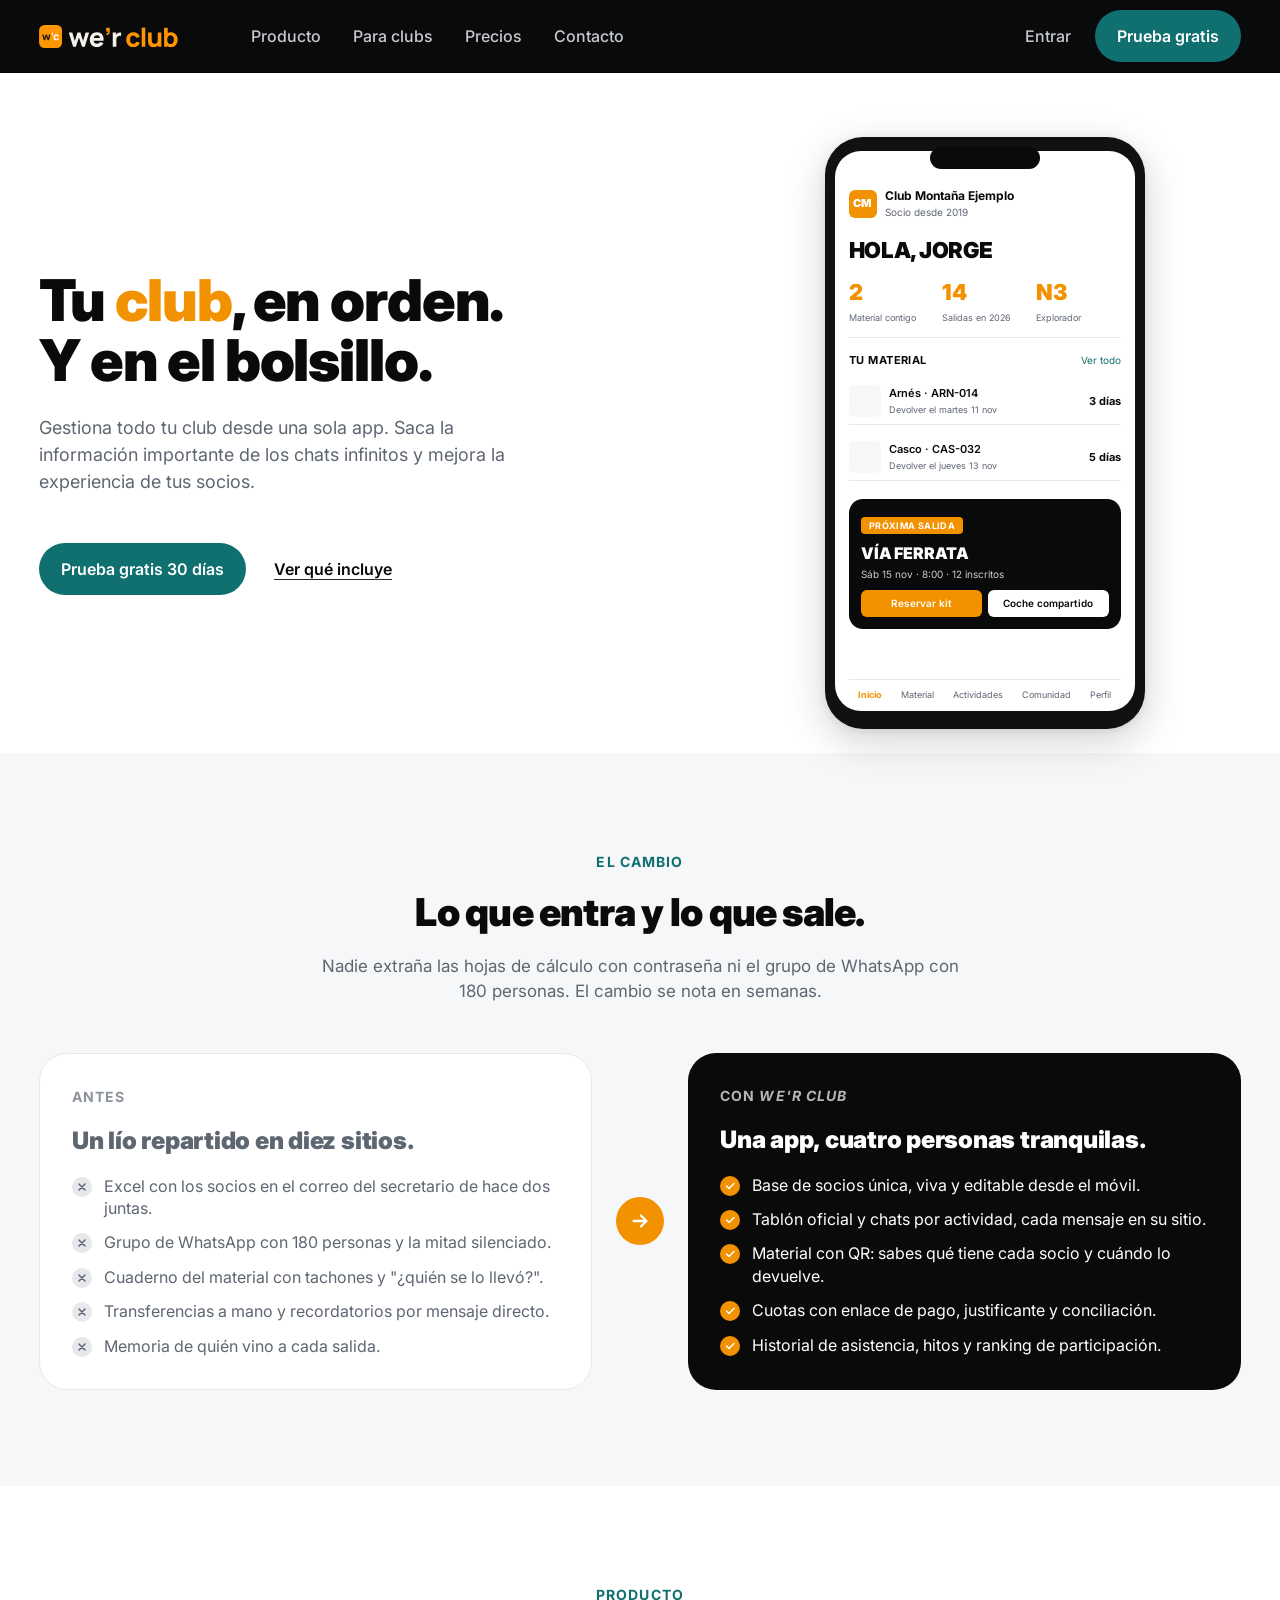
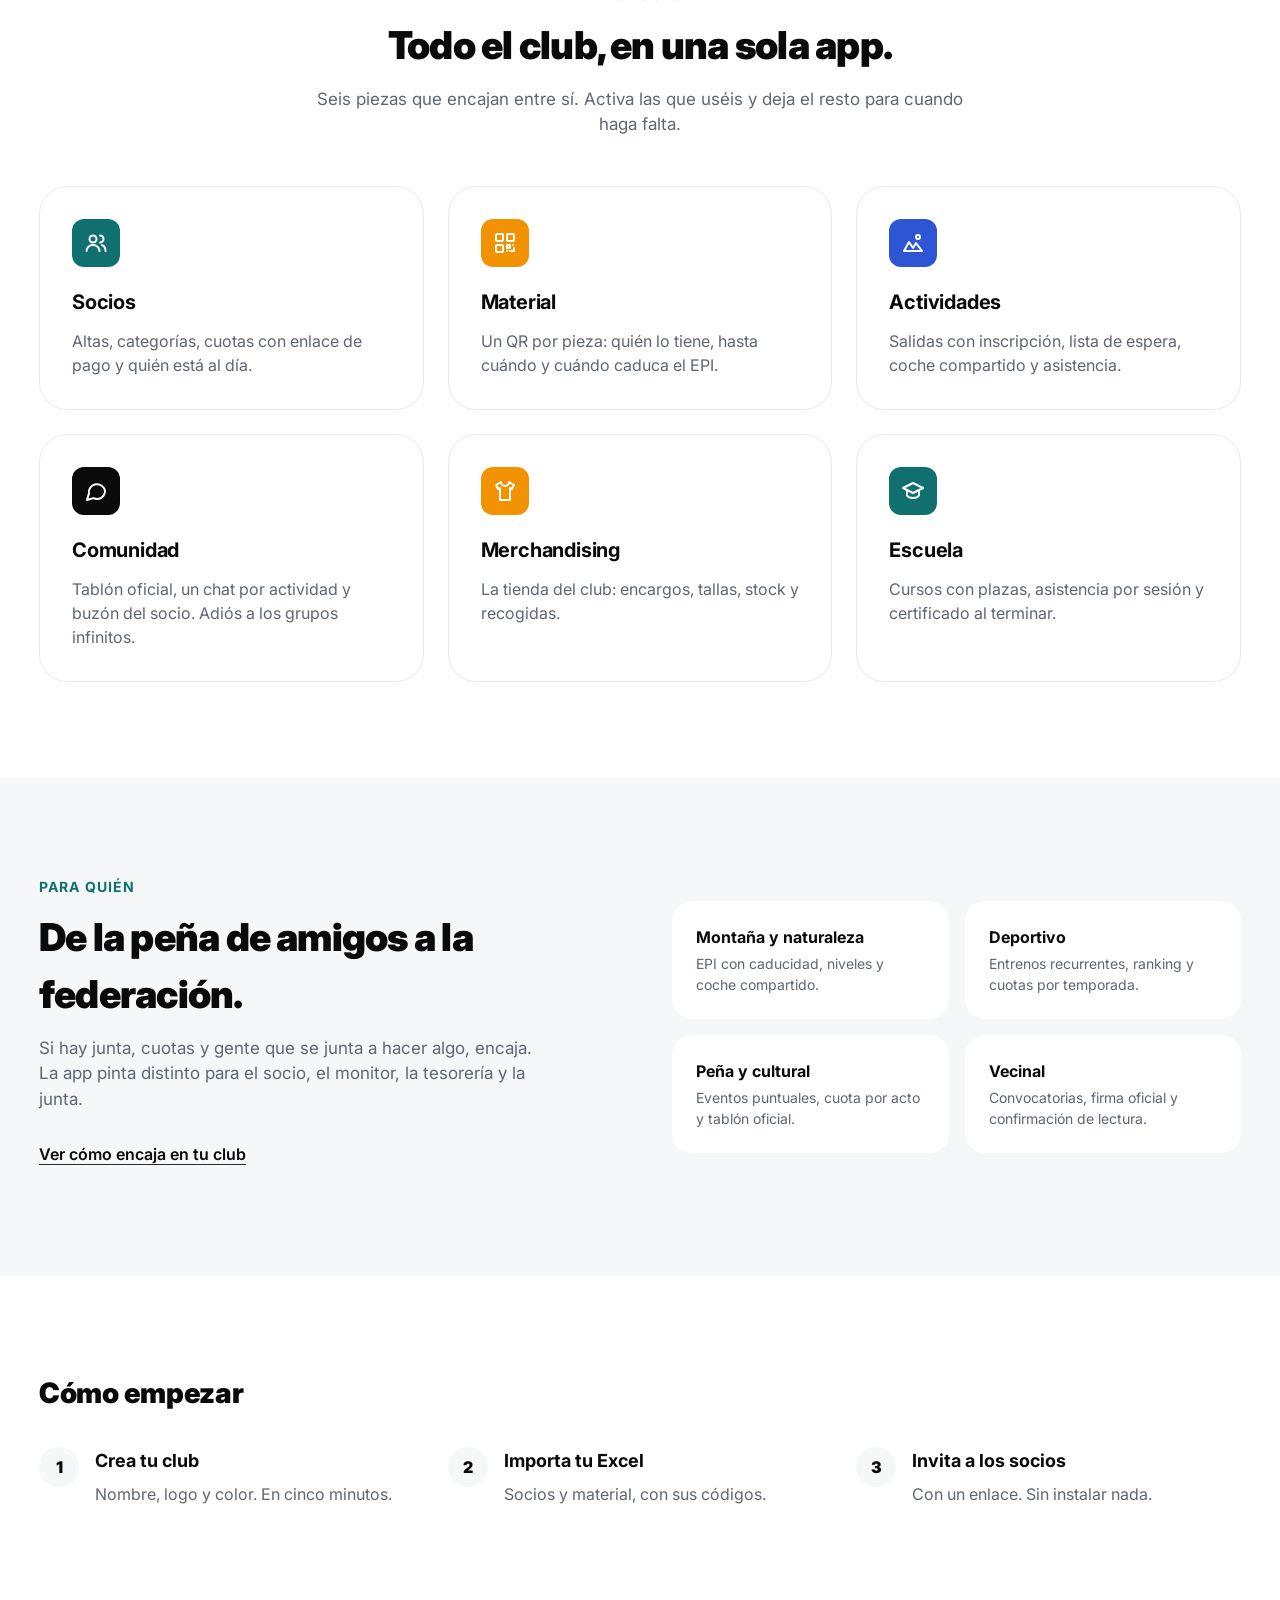
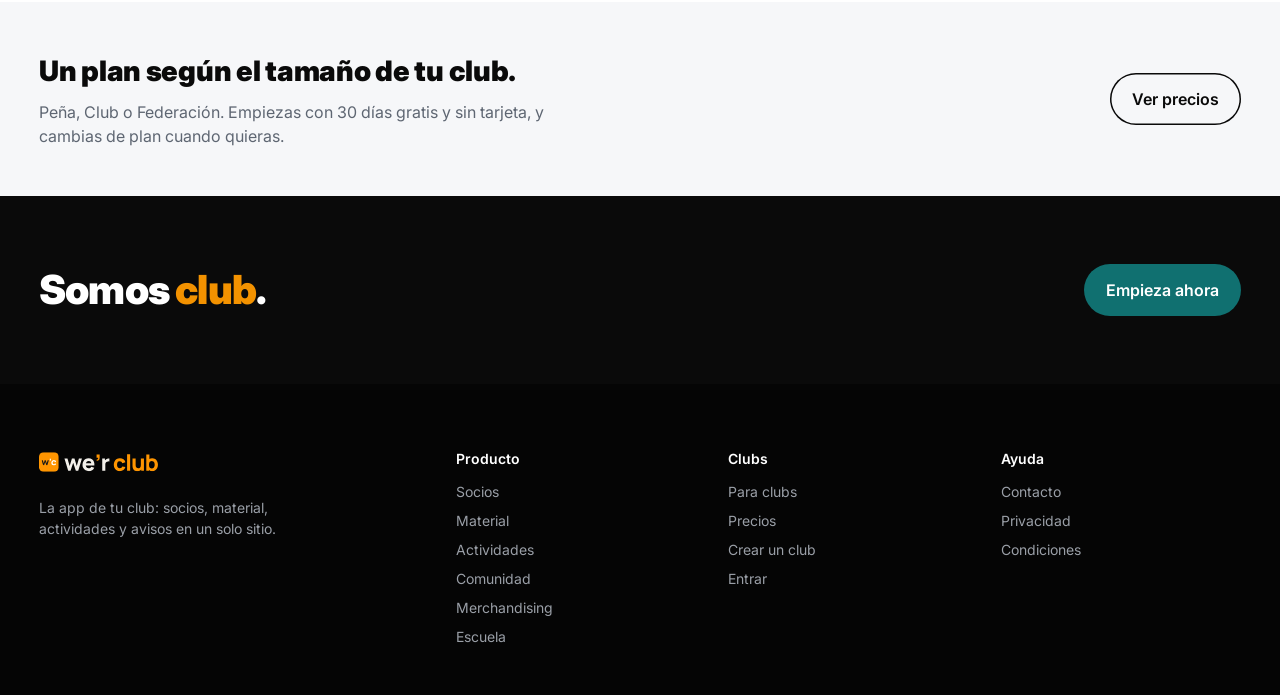
<file: index.html>
<!DOCTYPE html>
<html lang="es">
<head>
  <meta charset="UTF-8">
  <meta name="viewport" content="width=device-width, initial-scale=1">
  <title>we'r club — Tu club, en orden. Y en el bolsillo.</title>
  <meta name="description" content="Material, socios, cuotas y avisos en una sola app. Sin grupos de chat infinitos ni hojas de cálculo perdidas.">
<!-- partial:head -->
  <link rel="icon" type="image/svg+xml" href="/assets/favicon/favicon.svg">
  <link rel="icon" type="image/png" sizes="32x32" href="/assets/favicon/favicon-32.png">
  <link rel="icon" type="image/png" sizes="16x16" href="/assets/favicon/favicon-16.png">
  <link rel="shortcut icon" href="/assets/favicon/favicon.ico">
  <link rel="apple-touch-icon" href="/assets/favicon/apple-touch-icon.png">
  <link rel="manifest" href="/assets/favicon/site.webmanifest">
  <meta name="theme-color" content="#FF9500">
  <meta property="og:type" content="website">
  <meta property="og:site_name" content="we'r club">
  <meta property="og:image" content="https://werclub.com/assets/og-image.jpg">
  <meta property="og:image:width" content="1600">
  <meta property="og:image:height" content="1000">
  <meta name="twitter:card" content="summary_large_image">
  <link rel="preconnect" href="https://fonts.googleapis.com">
  <link rel="preconnect" href="https://fonts.gstatic.com" crossorigin>
  <link rel="stylesheet" href="https://fonts.googleapis.com/css2?family=Inter:wght@400;500;600;700;900&display=swap">
  <link rel="stylesheet" href="/css/main.css">
<!-- /partial:head -->
</head>
<body>

<!-- partial:header -->
<a class="skip-link" href="#contenido">Saltar al contenido</a>
<header class="site-header">
  <div class="container nav">
    <a href="/" class="nav__logo" aria-label="we'r club, ir al inicio"></a>
    <nav class="nav__menu" id="nav-menu" aria-label="Principal">
      <ul class="nav__links">
        <li><a href="/producto/">Producto</a></li>
        <li><a href="/para-clubs/">Para clubs</a></li>
        <li><a href="/precios/">Precios</a></li>
        <li><a href="/contacto/">Contacto</a></li>
      </ul>
      <div class="nav__actions">
        <a href="/entrar/" class="nav__login">Entrar</a>
        <a href="/alta/" class="btn btn--primary">Prueba gratis</a>
      </div>
    </nav>
    <button class="nav__toggle" type="button" aria-label="Abrir menú" aria-expanded="false" aria-controls="nav-menu">
      <svg viewBox="0 0 24 24" fill="none" stroke="currentColor" stroke-width="2.4" stroke-linecap="round" aria-hidden="true"><path d="M4 7h16M4 12h16M4 17h16"/></svg>
    </button>
  </div>
</header>
<!-- /partial:header -->

<main id="contenido">

<section class="hero">
  <div class="container hero__grid">
    <div>
      <h1 class="hero__title">Tu <em>club</em>, en orden.<br>Y en el bolsillo.</h1>
      <p class="hero__lead">Gestiona todo tu club desde una sola app. Saca la información importante de los chats infinitos y mejora la experiencia de tus socios.</p>
      <div class="hero__ctas">
        <a href="/alta/" class="btn btn--primary">Prueba gratis 30 días</a>
        <a href="#modulos" class="btn btn--link">Ver qué incluye</a>
      </div>
    </div>

    <div class="phone" aria-hidden="true">
      <div class="phone__screen">
        <div class="phone__club">
          <span class="phone__club-badge">CM</span>
          <div>
            <div class="phone__club-name">Club Montaña Ejemplo</div>
            <div class="phone__club-meta">Socio desde 2019</div>
          </div>
        </div>
        <h3 class="phone__hello">HOLA, JORGE</h3>
        <div class="phone__stats">
          <div class="phone__stat"><b>2</b><span>Material contigo</span></div>
          <div class="phone__stat"><b>14</b><span>Salidas en 2026</span></div>
          <div class="phone__stat"><b>N3</b><span>Explorador</span></div>
        </div>
        <div class="phone__section-head"><b>TU MATERIAL</b><a href="#">Ver todo</a></div>
        <div class="phone__item">
          <span class="phone__item-thumb"></span>
          <div class="phone__item-body"><b>Arnés · ARN-014</b><span>Devolver el martes 11 nov</span></div>
          <span class="phone__item-days">3 días</span>
        </div>
        <div class="phone__item">
          <span class="phone__item-thumb"></span>
          <div class="phone__item-body"><b>Casco · CAS-032</b><span>Devolver el jueves 13 nov</span></div>
          <span class="phone__item-days">5 días</span>
        </div>
        <div class="phone__event">
          <span class="phone__event-tag">PRÓXIMA SALIDA</span>
          <div class="phone__event-title">VÍA FERRATA</div>
          <div class="phone__event-meta">Sáb 15 nov · 8:00 · 12 inscritos</div>
          <div class="phone__event-ctas">
            <button>Reservar kit</button>
            <button>Coche compartido</button>
          </div>
        </div>
        <div class="phone__tabs">
          <span class="active">Inicio</span>
          <span>Material</span>
          <span>Actividades</span>
          <span>Comunidad</span>
          <span>Perfil</span>
        </div>
      </div>
    </div>
  </div>
</section>

<!-- EL PROBLEMA: antes / después -->
<section class="p4c-section p4c-section--alt">
  <div class="container">
    <div class="p4c-section__head">
      <span class="p4c-section__eyebrow">El cambio</span>
      <h2 class="p4c-section__title">Lo que entra y lo que sale.</h2>
      <p class="p4c-section__lead">Nadie extraña las hojas de cálculo con contraseña ni el grupo de WhatsApp con 180 personas. El cambio se nota en semanas.</p>
    </div>

    <div class="compare">
      <div class="compare__col compare__col--before">
        <span class="compare__label">Antes</span>
        <h3 class="compare__title">Un lío repartido en diez sitios.</h3>
        <ul class="compare__list">
          <li>Excel con los socios en el correo del secretario de hace dos juntas.</li>
          <li>Grupo de WhatsApp con 180 personas y la mitad silenciado.</li>
          <li>Cuaderno del material con tachones y "¿quién se lo llevó?".</li>
          <li>Transferencias a mano y recordatorios por mensaje directo.</li>
          <li>Memoria de quién vino a cada salida.</li>
        </ul>
      </div>

      <div class="compare__arrow" aria-hidden="true">
        <svg viewBox="0 0 24 24" fill="none" stroke="currentColor" stroke-width="2.5" stroke-linecap="round" stroke-linejoin="round"><path d="M5 12h14M13 6l6 6-6 6"/></svg>
      </div>

      <div class="compare__col compare__col--after">
        <span class="compare__label">Con <em>we'r club</em></span>
        <h3 class="compare__title">Una app, cuatro personas tranquilas.</h3>
        <ul class="compare__list">
          <li>Base de socios única, viva y editable desde el móvil.</li>
          <li>Tablón oficial y chats por actividad, cada mensaje en su sitio.</li>
          <li>Material con QR: sabes qué tiene cada socio y cuándo lo devuelve.</li>
          <li>Cuotas con enlace de pago, justificante y conciliación.</li>
          <li>Historial de asistencia, hitos y ranking de participación.</li>
        </ul>
      </div>
    </div>
  </div>
</section>


<!-- PRODUCTO: los módulos de un vistazo -->
<section class="p4c-section" id="modulos">
  <div class="container">
    <div class="p4c-section__head">
      <span class="p4c-section__eyebrow">Producto</span>
      <h2 class="p4c-section__title">Todo el club, en una sola app.</h2>
      <p class="p4c-section__lead">Seis piezas que encajan entre sí. Activa las que uséis y deja el resto para cuando haga falta.</p>
    </div>
    <div class="modules">
      <a class="module" href="/producto/#socios">
        <span class="module__icon module__icon--teal"><svg viewBox="0 0 24 24" fill="none" stroke="currentColor" stroke-width="2" stroke-linecap="round" stroke-linejoin="round" aria-hidden="true"><circle cx="9" cy="8" r="3.5"/><path d="M2.5 20c0-3.5 3-6 6.5-6s6.5 2.5 6.5 6"/><path d="M16 4.5a3.5 3.5 0 010 7M18 14c2 .8 3.5 3 3.5 6"/></svg></span>
        <h3 class="module__title">Socios</h3>
        <p class="module__body">Altas, categorías, cuotas con enlace de pago y quién está al día.</p>
      </a>
      <a class="module" href="/producto/#material">
        <span class="module__icon module__icon--orange"><svg viewBox="0 0 24 24" fill="none" stroke="currentColor" stroke-width="2" stroke-linecap="round" stroke-linejoin="round" aria-hidden="true"><rect x="3" y="3" width="7" height="7" rx="1"/><rect x="14" y="3" width="7" height="7" rx="1"/><rect x="3" y="14" width="7" height="7" rx="1"/><path d="M14 14h3v3h-3zM20 14v.01M14 20h.01M17 20h4v-3"/></svg></span>
        <h3 class="module__title">Material</h3>
        <p class="module__body">Un QR por pieza: quién lo tiene, hasta cuándo y cuándo caduca el EPI.</p>
      </a>
      <a class="module" href="/producto/#actividades">
        <span class="module__icon module__icon--cobalt"><svg viewBox="0 0 24 24" fill="none" stroke="currentColor" stroke-width="2" stroke-linecap="round" stroke-linejoin="round" aria-hidden="true"><path d="M3 20l5-9 4 6 3-5 6 8H3z"/><circle cx="17" cy="6" r="2"/></svg></span>
        <h3 class="module__title">Actividades</h3>
        <p class="module__body">Salidas con inscripción, lista de espera, coche compartido y asistencia.</p>
      </a>
      <a class="module" href="/producto/#comunidad">
        <span class="module__icon module__icon--ink"><svg viewBox="0 0 24 24" fill="none" stroke="currentColor" stroke-width="2" stroke-linecap="round" stroke-linejoin="round" aria-hidden="true"><path d="M21 12a8 8 0 01-11.6 7.1L3 21l1.9-6.4A8 8 0 1121 12z"/></svg></span>
        <h3 class="module__title">Comunidad</h3>
        <p class="module__body">Tablón oficial, un chat por actividad y buzón del socio. Adiós a los grupos infinitos.</p>
      </a>
      <a class="module" href="/producto/#merchandising">
        <span class="module__icon module__icon--orange"><svg viewBox="0 0 24 24" fill="none" stroke="currentColor" stroke-width="2" stroke-linecap="round" stroke-linejoin="round" aria-hidden="true"><path d="M8 3l-5 3 2 4 2-1v12h10V9l2 1 2-4-5-3a4 4 0 01-8 0z"/></svg></span>
        <h3 class="module__title">Merchandising</h3>
        <p class="module__body">La tienda del club: encargos, tallas, stock y recogidas.</p>
      </a>
      <a class="module" href="/producto/#escuela">
        <span class="module__icon module__icon--teal"><svg viewBox="0 0 24 24" fill="none" stroke="currentColor" stroke-width="2" stroke-linecap="round" stroke-linejoin="round" aria-hidden="true"><path d="M2 9l10-5 10 5-10 5-10-5z"/><path d="M6 11v5c0 1.5 2.7 3 6 3s6-1.5 6-3v-5"/></svg></span>
        <h3 class="module__title">Escuela</h3>
        <p class="module__body">Cursos con plazas, asistencia por sesión y certificado al terminar.</p>
      </a>
    </div>
  </div>
</section>

<!-- PARA QUIÉN -->
<section class="p4c-section p4c-section--alt">
  <div class="container audience">
    <div>
      <span class="p4c-section__eyebrow">Para quién</span>
      <h2 class="p4c-section__title">De la peña de amigos a la federación.</h2>
      <p class="audience__lead">Si hay junta, cuotas y gente que se junta a hacer algo, encaja. La app pinta distinto para el socio, el monitor, la tesorería y la junta.</p>
      <a href="/para-clubs/" class="btn btn--link">Ver cómo encaja en tu club</a>
    </div>
    <ul class="audience__list">
      <li><b>Montaña y naturaleza</b><span>EPI con caducidad, niveles y coche compartido.</span></li>
      <li><b>Deportivo</b><span>Entrenos recurrentes, ranking y cuotas por temporada.</span></li>
      <li><b>Peña y cultural</b><span>Eventos puntuales, cuota por acto y tablón oficial.</span></li>
      <li><b>Vecinal</b><span>Convocatorias, firma oficial y confirmación de lectura.</span></li>
    </ul>
  </div>
</section>

<!-- CÓMO EMPEZAR -->
<section class="steps">
  <div class="container">
    <h2 class="steps__title">Cómo empezar</h2>
    <div class="steps__grid">
      <div class="step">
        <span class="step__num">1</span>
        <div>
          <h3 class="step__title">Crea tu club</h3>
          <p class="step__body">Nombre, logo y color. En cinco minutos.</p>
        </div>
      </div>
      <div class="step">
        <span class="step__num">2</span>
        <div>
          <h3 class="step__title">Importa tu Excel</h3>
          <p class="step__body">Socios y material, con sus códigos.</p>
        </div>
      </div>
      <div class="step">
        <span class="step__num">3</span>
        <div>
          <h3 class="step__title">Invita a los socios</h3>
          <p class="step__body">Con un enlace. Sin instalar nada.</p>
        </div>
      </div>
    </div>
  </div>
</section>

<!-- PRECIOS (avance) -->
<section class="price-teaser">
  <div class="container price-teaser__row">
    <div>
      <h2 class="price-teaser__title">Un plan según el tamaño de tu club.</h2>
      <p class="price-teaser__lead">Peña, Club o Federación. Empiezas con 30 días gratis y sin tarjeta, y cambias de plan cuando quieras.</p>
    </div>
    <a href="/precios/" class="btn btn--outline">Ver precios</a>
  </div>
</section>

</main>

<section class="footer-cta">
  <div class="container footer-cta__row">
    <h2 class="footer-cta__title">Somos <em>club</em>.</h2>
    <a href="/alta/" class="btn btn--primary">Empieza ahora</a>
  </div>
</section>

<!-- partial:footer -->
<footer class="site-footer">
  <div class="container site-footer__grid">
    <div class="site-footer__brand">
      <a href="/" class="nav__logo site-footer__logo" aria-label="we'r club, ir al inicio"></a>
      <p>La app de tu club: socios, material, actividades y avisos en un solo sitio.</p>
    </div>
    <nav class="site-footer__col" aria-label="Producto">
      <p class="site-footer__title">Producto</p>
      <ul>
        <li><a href="/producto/#socios">Socios</a></li>
        <li><a href="/producto/#material">Material</a></li>
        <li><a href="/producto/#actividades">Actividades</a></li>
        <li><a href="/producto/#comunidad">Comunidad</a></li>
        <li><a href="/producto/#merchandising">Merchandising</a></li>
        <li><a href="/producto/#escuela">Escuela</a></li>
      </ul>
    </nav>
    <nav class="site-footer__col" aria-label="Clubs">
      <p class="site-footer__title">Clubs</p>
      <ul>
        <li><a href="/para-clubs/">Para clubs</a></li>
        <li><a href="/precios/">Precios</a></li>
        <li><a href="/alta/">Crear un club</a></li>
        <li><a href="/entrar/">Entrar</a></li>
      </ul>
    </nav>
    <nav class="site-footer__col" aria-label="Ayuda y legal">
      <p class="site-footer__title">Ayuda</p>
      <ul>
        <li><a href="/contacto/">Contacto</a></li>
        <li><a href="/legal/privacidad/">Privacidad</a></li>
        <li><a href="/legal/condiciones/">Condiciones</a></li>
      </ul>
    </nav>
  </div>
</footer>
<script src="/js/nav.js" defer></script>
<!-- /partial:footer -->

</body>
</html>
</file>
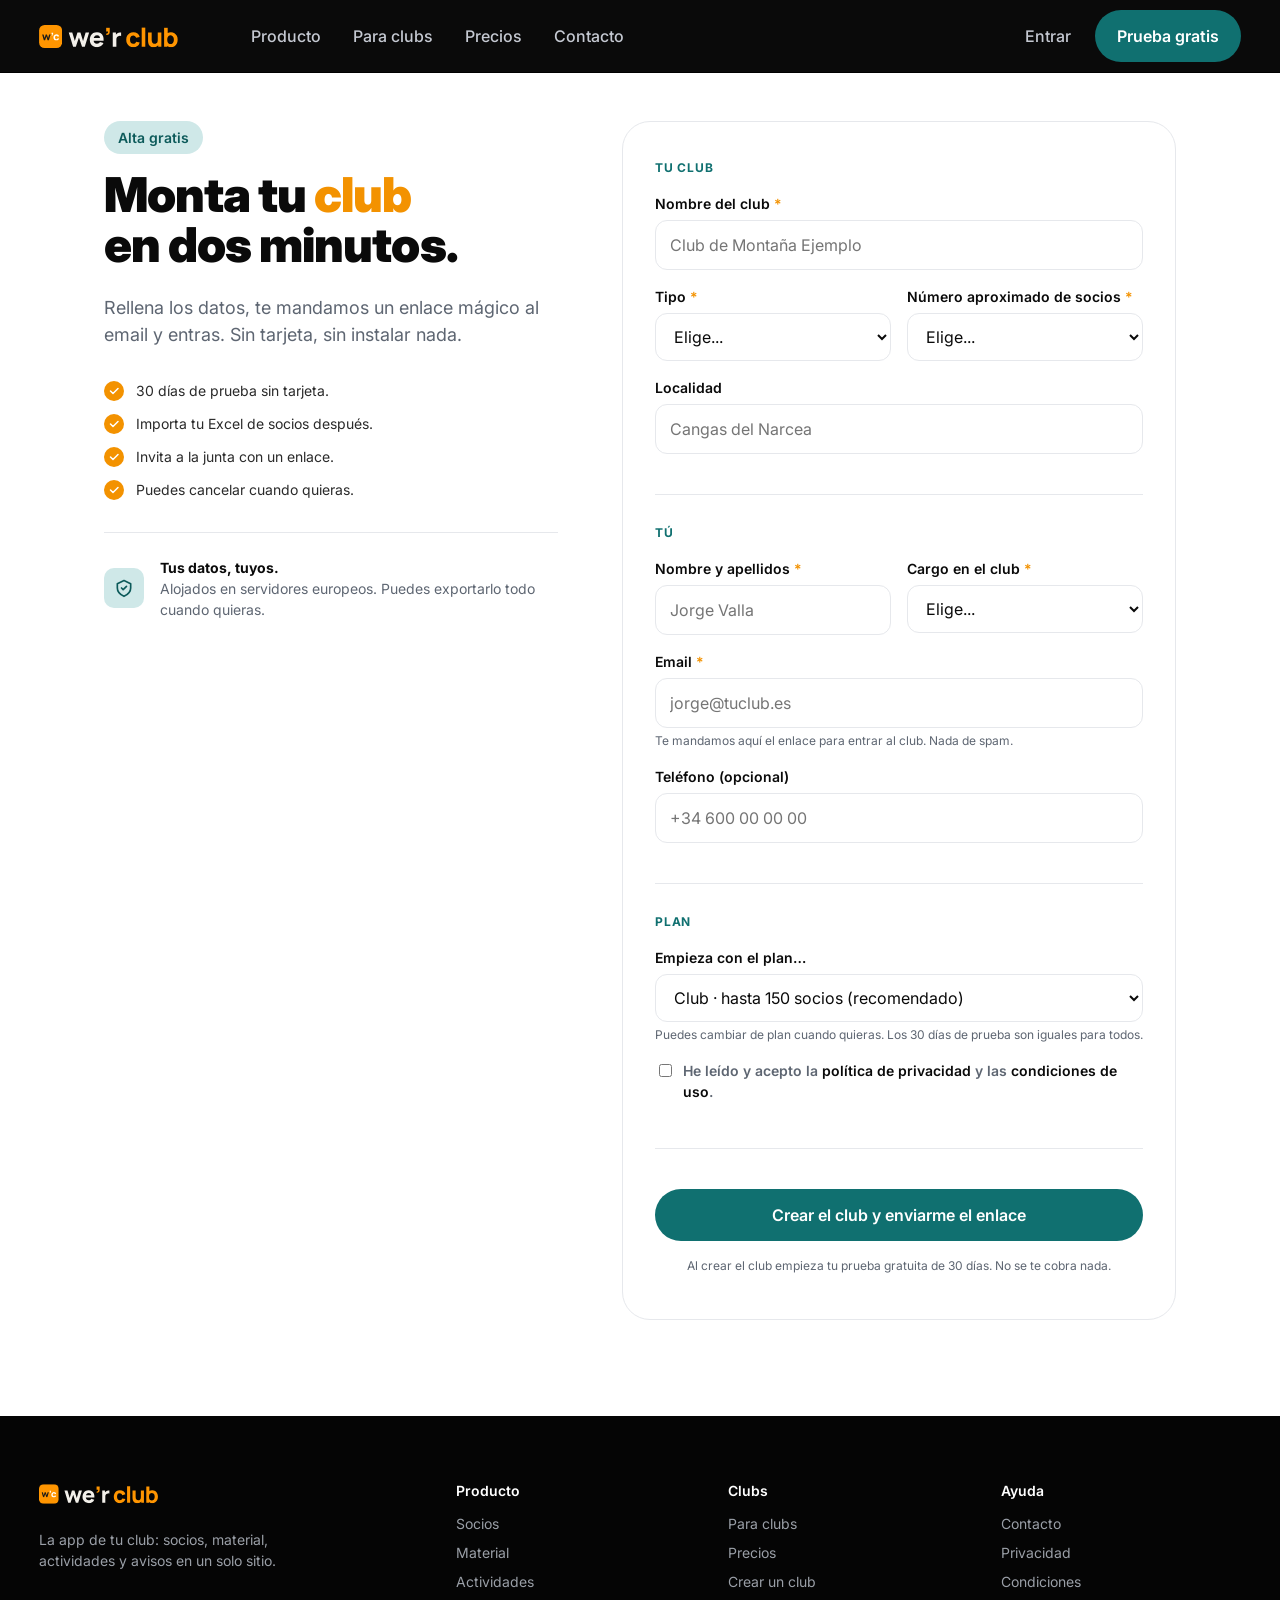
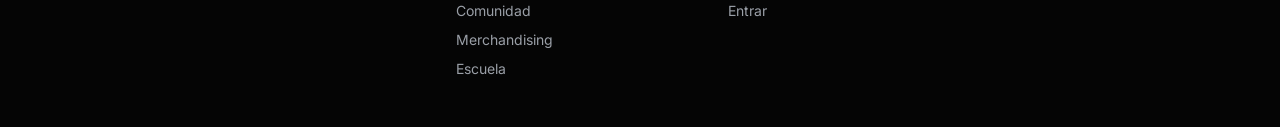
<file: alta/index.html>
<!DOCTYPE html>
<html lang="es">
<head>
  <meta charset="UTF-8">
  <meta name="viewport" content="width=device-width, initial-scale=1">
  <title>Crea tu club — we'r club</title>
  <meta name="description" content="Crea tu club en we'r club en 2 minutos. Sin tarjeta, con 30 días gratis. Te mandamos el enlace mágico al email.">
  <meta name="robots" content="noindex, follow">
<!-- partial:head -->
  <link rel="icon" type="image/svg+xml" href="/assets/favicon/favicon.svg">
  <link rel="icon" type="image/png" sizes="32x32" href="/assets/favicon/favicon-32.png">
  <link rel="icon" type="image/png" sizes="16x16" href="/assets/favicon/favicon-16.png">
  <link rel="shortcut icon" href="/assets/favicon/favicon.ico">
  <link rel="apple-touch-icon" href="/assets/favicon/apple-touch-icon.png">
  <link rel="manifest" href="/assets/favicon/site.webmanifest">
  <meta name="theme-color" content="#FF9500">
  <meta property="og:type" content="website">
  <meta property="og:site_name" content="we'r club">
  <meta property="og:image" content="https://werclub.com/assets/og-image.jpg">
  <meta property="og:image:width" content="1600">
  <meta property="og:image:height" content="1000">
  <meta name="twitter:card" content="summary_large_image">
  <link rel="preconnect" href="https://fonts.googleapis.com">
  <link rel="preconnect" href="https://fonts.gstatic.com" crossorigin>
  <link rel="stylesheet" href="https://fonts.googleapis.com/css2?family=Inter:wght@400;500;600;700;900&display=swap">
  <link rel="stylesheet" href="/css/main.css">
<!-- /partial:head -->
</head>
<body>

<!-- partial:header -->
<a class="skip-link" href="#contenido">Saltar al contenido</a>
<header class="site-header">
  <div class="container nav">
    <a href="/" class="nav__logo" aria-label="we'r club, ir al inicio"></a>
    <nav class="nav__menu" id="nav-menu" aria-label="Principal">
      <ul class="nav__links">
        <li><a href="/producto/">Producto</a></li>
        <li><a href="/para-clubs/">Para clubs</a></li>
        <li><a href="/precios/">Precios</a></li>
        <li><a href="/contacto/">Contacto</a></li>
      </ul>
      <div class="nav__actions">
        <a href="/entrar/" class="nav__login">Entrar</a>
        <a href="/alta/" class="btn btn--primary">Prueba gratis</a>
      </div>
    </nav>
    <button class="nav__toggle" type="button" aria-label="Abrir menú" aria-expanded="false" aria-controls="nav-menu">
      <svg viewBox="0 0 24 24" fill="none" stroke="currentColor" stroke-width="2.4" stroke-linecap="round" aria-hidden="true"><path d="M4 7h16M4 12h16M4 17h16"/></svg>
    </button>
  </div>
</header>
<!-- /partial:header -->

<main id="contenido">
<section class="alta">
  <div class="container alta__grid">

    <aside class="alta__aside">
      <span class="chip">Alta gratis</span>
      <h1 class="alta__title">Monta tu <em>club</em><br>en dos minutos.</h1>
      <p class="alta__lead">Rellena los datos, te mandamos un enlace mágico al email y entras. Sin tarjeta, sin instalar nada.</p>
      <ul class="alta__bullets">
        <li>30 días de prueba sin tarjeta.</li>
        <li>Importa tu Excel de socios después.</li>
        <li>Invita a la junta con un enlace.</li>
        <li>Puedes cancelar cuando quieras.</li>
      </ul>
      <div class="alta__trust">
        <span class="alta__trust-icon">
          <svg viewBox="0 0 24 24" fill="none" stroke="currentColor" stroke-width="2" stroke-linecap="round" stroke-linejoin="round"><path d="M12 3l8 4v5c0 5-3.5 8-8 10-4.5-2-8-5-8-10V7l8-4z"/><path d="M9 12l2 2 4-4"/></svg>
        </span>
        <div class="alta__trust-body">
          <b>Tus datos, tuyos.</b>
          Alojados en servidores europeos. Puedes exportarlo todo cuando quieras.
        </div>
      </div>
    </aside>

    <form class="alta__form" id="alta-form" novalidate>

      <div class="alta__form-section">
        <span class="alta__form-eyebrow">Tu club</span>

        <div class="field">
          <label for="f-club-name">Nombre del club <span aria-hidden="true" style="color:var(--c-orange)">*</span></label>
          <input type="text" id="f-club-name" name="club_name" required placeholder="Club de Montaña Ejemplo" autocomplete="organization">
        </div>

        <div class="alta__field-row">
          <div class="field">
            <label for="f-club-type">Tipo <span aria-hidden="true" style="color:var(--c-orange)">*</span></label>
            <select id="f-club-type" name="club_type" required>
              <option value="">Elige...</option>
              <option value="montana">Montaña y naturaleza</option>
              <option value="deportivo">Deportivo</option>
              <option value="cultural">Peña y cultural</option>
              <option value="vecinal">Vecinal</option>
              <option value="otro">Otro</option>
            </select>
          </div>
          <div class="field">
            <label for="f-club-size">Número aproximado de socios <span aria-hidden="true" style="color:var(--c-orange)">*</span></label>
            <select id="f-club-size" name="club_size" required>
              <option value="">Elige...</option>
              <option value="xs">Menos de 30</option>
              <option value="s">30 a 80</option>
              <option value="m">80 a 150</option>
              <option value="l">Más de 150</option>
            </select>
          </div>
        </div>

        <div class="field">
          <label for="f-club-city">Localidad</label>
          <input type="text" id="f-club-city" name="club_city" placeholder="Cangas del Narcea" autocomplete="address-level2">
        </div>
      </div>

      <div class="alta__form-section">
        <span class="alta__form-eyebrow">Tú</span>

        <div class="alta__field-row">
          <div class="field">
            <label for="f-name">Nombre y apellidos <span aria-hidden="true" style="color:var(--c-orange)">*</span></label>
            <input type="text" id="f-name" name="name" required placeholder="Jorge Valla" autocomplete="name">
          </div>
          <div class="field">
            <label for="f-role">Cargo en el club <span aria-hidden="true" style="color:var(--c-orange)">*</span></label>
            <select id="f-role" name="role" required>
              <option value="">Elige...</option>
              <option value="tesoreria">Tesorería</option>
              <option value="presidencia">Presidencia</option>
              <option value="secretaria">Secretaría</option>
              <option value="junta">Junta directiva</option>
              <option value="otro">Otro</option>
            </select>
          </div>
        </div>

        <div class="field">
          <label for="f-email">Email <span aria-hidden="true" style="color:var(--c-orange)">*</span></label>
          <input type="email" id="f-email" name="email" required placeholder="jorge@tuclub.es" autocomplete="email">
          <p class="field__hint">Te mandamos aquí el enlace para entrar al club. Nada de spam.</p>
        </div>

        <div class="field">
          <label for="f-phone">Teléfono (opcional)</label>
          <input type="tel" id="f-phone" name="phone" placeholder="+34 600 00 00 00" autocomplete="tel">
        </div>
      </div>

      <div class="alta__form-section">
        <span class="alta__form-eyebrow">Plan</span>

        <div class="field">
          <label for="f-plan">Empieza con el plan…</label>
          <select id="f-plan" name="plan">
            <option value="pena">Peña · hasta 30 socios</option>
            <option value="club" selected>Club · hasta 150 socios (recomendado)</option>
            <option value="federacion">Federación · hablamos antes</option>
          </select>
          <p class="field__hint">Puedes cambiar de plan cuando quieras. Los 30 días de prueba son iguales para todos.</p>
        </div>

        <div class="field field--check">
          <input type="checkbox" id="f-rgpd" name="rgpd" required>
          <label for="f-rgpd">He leído y acepto la <a href="/legal/privacidad/">política de privacidad</a> y las <a href="/legal/condiciones/">condiciones de uso</a>.</label>
        </div>
      </div>

      <button type="submit" class="btn btn--primary alta__submit">Crear el club y enviarme el enlace</button>

      <div class="alta__error" id="alta-error" role="alert"></div>
      <div class="alta__success" id="alta-success" role="status"></div>

      <p class="alta__disclaimer">Al crear el club empieza tu prueba gratuita de 30 días. No se te cobra nada.</p>
    </form>

  </div>
</section>
</main>

<!-- partial:footer -->
<footer class="site-footer">
  <div class="container site-footer__grid">
    <div class="site-footer__brand">
      <a href="/" class="nav__logo site-footer__logo" aria-label="we'r club, ir al inicio"></a>
      <p>La app de tu club: socios, material, actividades y avisos en un solo sitio.</p>
    </div>
    <nav class="site-footer__col" aria-label="Producto">
      <p class="site-footer__title">Producto</p>
      <ul>
        <li><a href="/producto/#socios">Socios</a></li>
        <li><a href="/producto/#material">Material</a></li>
        <li><a href="/producto/#actividades">Actividades</a></li>
        <li><a href="/producto/#comunidad">Comunidad</a></li>
        <li><a href="/producto/#merchandising">Merchandising</a></li>
        <li><a href="/producto/#escuela">Escuela</a></li>
      </ul>
    </nav>
    <nav class="site-footer__col" aria-label="Clubs">
      <p class="site-footer__title">Clubs</p>
      <ul>
        <li><a href="/para-clubs/">Para clubs</a></li>
        <li><a href="/precios/">Precios</a></li>
        <li><a href="/alta/">Crear un club</a></li>
        <li><a href="/entrar/">Entrar</a></li>
      </ul>
    </nav>
    <nav class="site-footer__col" aria-label="Ayuda y legal">
      <p class="site-footer__title">Ayuda</p>
      <ul>
        <li><a href="/contacto/">Contacto</a></li>
        <li><a href="/legal/privacidad/">Privacidad</a></li>
        <li><a href="/legal/condiciones/">Condiciones</a></li>
      </ul>
    </nav>
  </div>
</footer>
<script src="/js/nav.js" defer></script>
<!-- /partial:footer -->

<script src="/js/alta.js" defer></script>
</body>
</html>
</file>
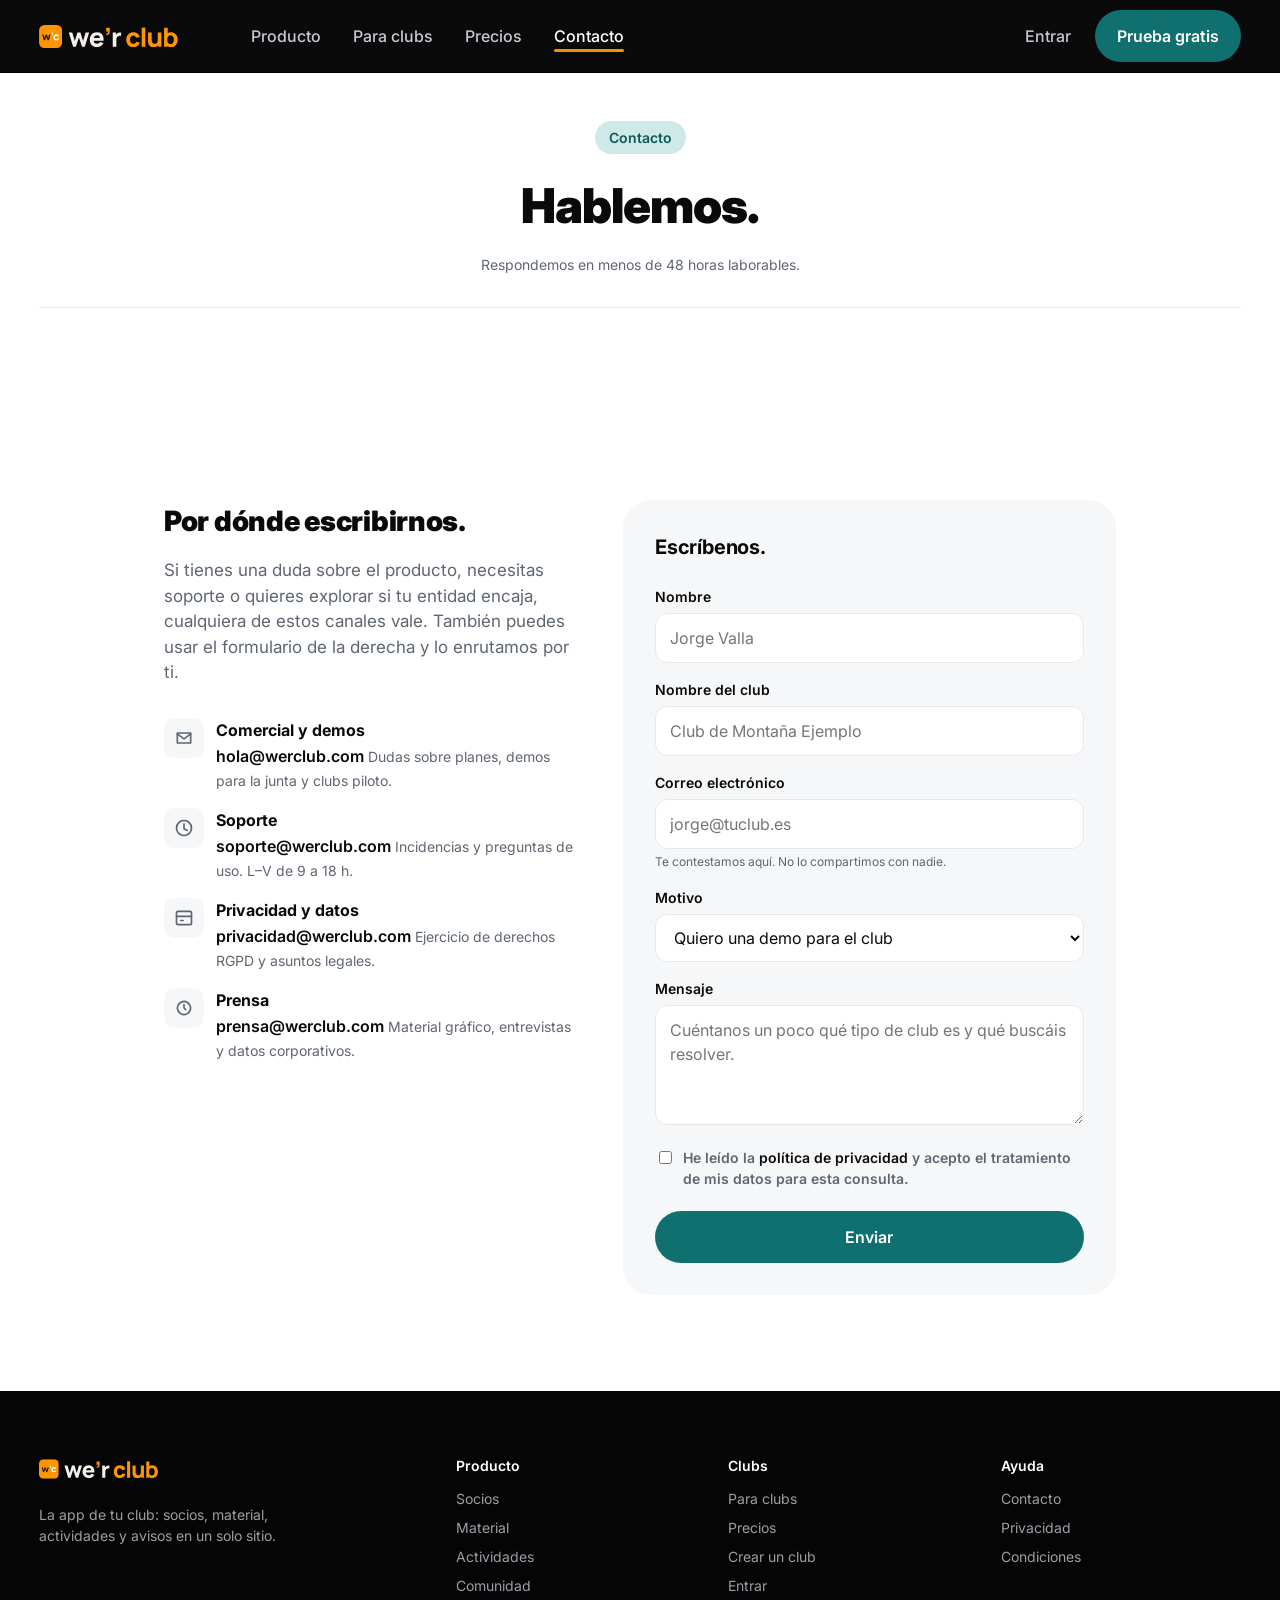
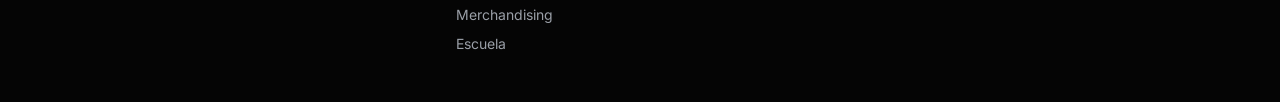
<file: contacto/index.html>
<!DOCTYPE html>
<html lang="es">
<head>
  <meta charset="UTF-8">
  <meta name="viewport" content="width=device-width, initial-scale=1">
  <title>Contacto — we'r club</title>
  <meta name="description" content="Ponte en contacto con we'r club: comercial, soporte, prensa y canal legal.">
  <meta name="robots" content="index, follow">
<!-- partial:head -->
  <link rel="icon" type="image/svg+xml" href="/assets/favicon/favicon.svg">
  <link rel="icon" type="image/png" sizes="32x32" href="/assets/favicon/favicon-32.png">
  <link rel="icon" type="image/png" sizes="16x16" href="/assets/favicon/favicon-16.png">
  <link rel="shortcut icon" href="/assets/favicon/favicon.ico">
  <link rel="apple-touch-icon" href="/assets/favicon/apple-touch-icon.png">
  <link rel="manifest" href="/assets/favicon/site.webmanifest">
  <meta name="theme-color" content="#FF9500">
  <meta property="og:type" content="website">
  <meta property="og:site_name" content="we'r club">
  <meta property="og:image" content="https://werclub.com/assets/og-image.jpg">
  <meta property="og:image:width" content="1600">
  <meta property="og:image:height" content="1000">
  <meta name="twitter:card" content="summary_large_image">
  <link rel="preconnect" href="https://fonts.googleapis.com">
  <link rel="preconnect" href="https://fonts.gstatic.com" crossorigin>
  <link rel="stylesheet" href="https://fonts.googleapis.com/css2?family=Inter:wght@400;500;600;700;900&display=swap">
  <link rel="stylesheet" href="/css/main.css">
<!-- /partial:head -->
</head>
<body>

<!-- partial:header -->
<a class="skip-link" href="#contenido">Saltar al contenido</a>
<header class="site-header">
  <div class="container nav">
    <a href="/" class="nav__logo" aria-label="we'r club, ir al inicio"></a>
    <nav class="nav__menu" id="nav-menu" aria-label="Principal">
      <ul class="nav__links">
        <li><a href="/producto/">Producto</a></li>
        <li><a href="/para-clubs/">Para clubs</a></li>
        <li><a href="/precios/">Precios</a></li>
        <li><a href="/contacto/" aria-current="page">Contacto</a></li>
      </ul>
      <div class="nav__actions">
        <a href="/entrar/" class="nav__login">Entrar</a>
        <a href="/alta/" class="btn btn--primary">Prueba gratis</a>
      </div>
    </nav>
    <button class="nav__toggle" type="button" aria-label="Abrir menú" aria-expanded="false" aria-controls="nav-menu">
      <svg viewBox="0 0 24 24" fill="none" stroke="currentColor" stroke-width="2.4" stroke-linecap="round" aria-hidden="true"><path d="M4 7h16M4 12h16M4 17h16"/></svg>
    </button>
  </div>
</header>
<!-- /partial:header -->

<main id="contenido">
<section class="legal">
  <div class="container">
    <div class="legal__hero">
      <span class="chip">Contacto</span>
      <h1 class="legal__title">Hablemos.</h1>
      <p class="legal__updated">Respondemos en menos de 48 horas laborables.</p>
    </div>
  </div>
</section>

<section class="contact">
  <div class="container contact__grid">

    <div class="contact__info">
      <h2>Por dónde escribirnos.</h2>
      <p>Si tienes una duda sobre el producto, necesitas soporte o quieres explorar si tu entidad encaja, cualquiera de estos canales vale. También puedes usar el formulario de la derecha y lo enrutamos por ti.</p>

      <div class="contact__methods">
        <div class="contact__method">
          <span class="contact__method-icon">
            <svg viewBox="0 0 24 24" fill="none" stroke="currentColor" stroke-width="2" stroke-linecap="round" stroke-linejoin="round"><path d="M4 6h16v12H4z"/><path d="M4 7l8 6 8-6"/></svg>
          </span>
          <div>
            <b>Comercial y demos</b>
            <a href="mailto:hola@werclub.com">hola@werclub.com</a>
            <span>Dudas sobre planes, demos para la junta y clubs piloto.</span>
          </div>
        </div>

        <div class="contact__method">
          <span class="contact__method-icon">
            <svg viewBox="0 0 24 24" fill="none" stroke="currentColor" stroke-width="2" stroke-linecap="round" stroke-linejoin="round"><circle cx="12" cy="12" r="9"/><path d="M12 7v6l4 2"/></svg>
          </span>
          <div>
            <b>Soporte</b>
            <a href="mailto:soporte@werclub.com">soporte@werclub.com</a>
            <span>Incidencias y preguntas de uso. L–V de 9 a 18 h.</span>
          </div>
        </div>

        <div class="contact__method">
          <span class="contact__method-icon">
            <svg viewBox="0 0 24 24" fill="none" stroke="currentColor" stroke-width="2" stroke-linecap="round" stroke-linejoin="round"><rect x="3" y="4" width="18" height="16" rx="2"/><path d="M3 10h18M8 15h3"/></svg>
          </span>
          <div>
            <b>Privacidad y datos</b>
            <a href="mailto:privacidad@werclub.com">privacidad@werclub.com</a>
            <span>Ejercicio de derechos RGPD y asuntos legales.</span>
          </div>
        </div>

        <div class="contact__method">
          <span class="contact__method-icon">
            <svg viewBox="0 0 24 24" fill="none" stroke="currentColor" stroke-width="2" stroke-linecap="round" stroke-linejoin="round"><path d="M20 12c0 4-4 8-8 8s-8-4-8-8 4-8 8-8 8 4 8 8z"/><path d="M12 8v4l2 2"/></svg>
          </span>
          <div>
            <b>Prensa</b>
            <a href="mailto:prensa@werclub.com">prensa@werclub.com</a>
            <span>Material gráfico, entrevistas y datos corporativos.</span>
          </div>
        </div>
      </div>
    </div>

    <form class="contact__form" action="#" method="post" novalidate>
      <h2 class="contact__form-title">Escríbenos.</h2>

      <div class="field">
        <label for="f-name">Nombre</label>
        <input type="text" id="f-name" name="name" placeholder="Jorge Valla" required>
      </div>

      <div class="field">
        <label for="f-club">Nombre del club</label>
        <input type="text" id="f-club" name="club" placeholder="Club de Montaña Ejemplo">
      </div>

      <div class="field">
        <label for="f-email">Correo electrónico</label>
        <input type="email" id="f-email" name="email" placeholder="jorge@tuclub.es" required>
        <p class="field__hint">Te contestamos aquí. No lo compartimos con nadie.</p>
      </div>

      <div class="field">
        <label for="f-reason">Motivo</label>
        <select id="f-reason" name="reason">
          <option>Quiero una demo para el club</option>
          <option>Tengo una duda sobre precios</option>
          <option>Necesito soporte</option>
          <option>Prensa o colaboración</option>
          <option>Otro</option>
        </select>
      </div>

      <div class="field">
        <label for="f-msg">Mensaje</label>
        <textarea id="f-msg" name="message" placeholder="Cuéntanos un poco qué tipo de club es y qué buscáis resolver."></textarea>
      </div>

      <div class="field field--check">
        <input type="checkbox" id="f-rgpd" required>
        <label for="f-rgpd">He leído la <a href="/legal/privacidad/">política de privacidad</a> y acepto el tratamiento de mis datos para esta consulta.</label>
      </div>

      <button type="submit" class="btn btn--primary" style="width:100%;">Enviar</button>
    </form>

  </div>
</section>
</main>

<!-- partial:footer -->
<footer class="site-footer">
  <div class="container site-footer__grid">
    <div class="site-footer__brand">
      <a href="/" class="nav__logo site-footer__logo" aria-label="we'r club, ir al inicio"></a>
      <p>La app de tu club: socios, material, actividades y avisos en un solo sitio.</p>
    </div>
    <nav class="site-footer__col" aria-label="Producto">
      <p class="site-footer__title">Producto</p>
      <ul>
        <li><a href="/producto/#socios">Socios</a></li>
        <li><a href="/producto/#material">Material</a></li>
        <li><a href="/producto/#actividades">Actividades</a></li>
        <li><a href="/producto/#comunidad">Comunidad</a></li>
        <li><a href="/producto/#merchandising">Merchandising</a></li>
        <li><a href="/producto/#escuela">Escuela</a></li>
      </ul>
    </nav>
    <nav class="site-footer__col" aria-label="Clubs">
      <p class="site-footer__title">Clubs</p>
      <ul>
        <li><a href="/para-clubs/">Para clubs</a></li>
        <li><a href="/precios/">Precios</a></li>
        <li><a href="/alta/">Crear un club</a></li>
        <li><a href="/entrar/">Entrar</a></li>
      </ul>
    </nav>
    <nav class="site-footer__col" aria-label="Ayuda y legal">
      <p class="site-footer__title">Ayuda</p>
      <ul>
        <li><a href="/contacto/">Contacto</a></li>
        <li><a href="/legal/privacidad/">Privacidad</a></li>
        <li><a href="/legal/condiciones/">Condiciones</a></li>
      </ul>
    </nav>
  </div>
</footer>
<script src="/js/nav.js" defer></script>
<!-- /partial:footer -->

</body>
</html>
</file>
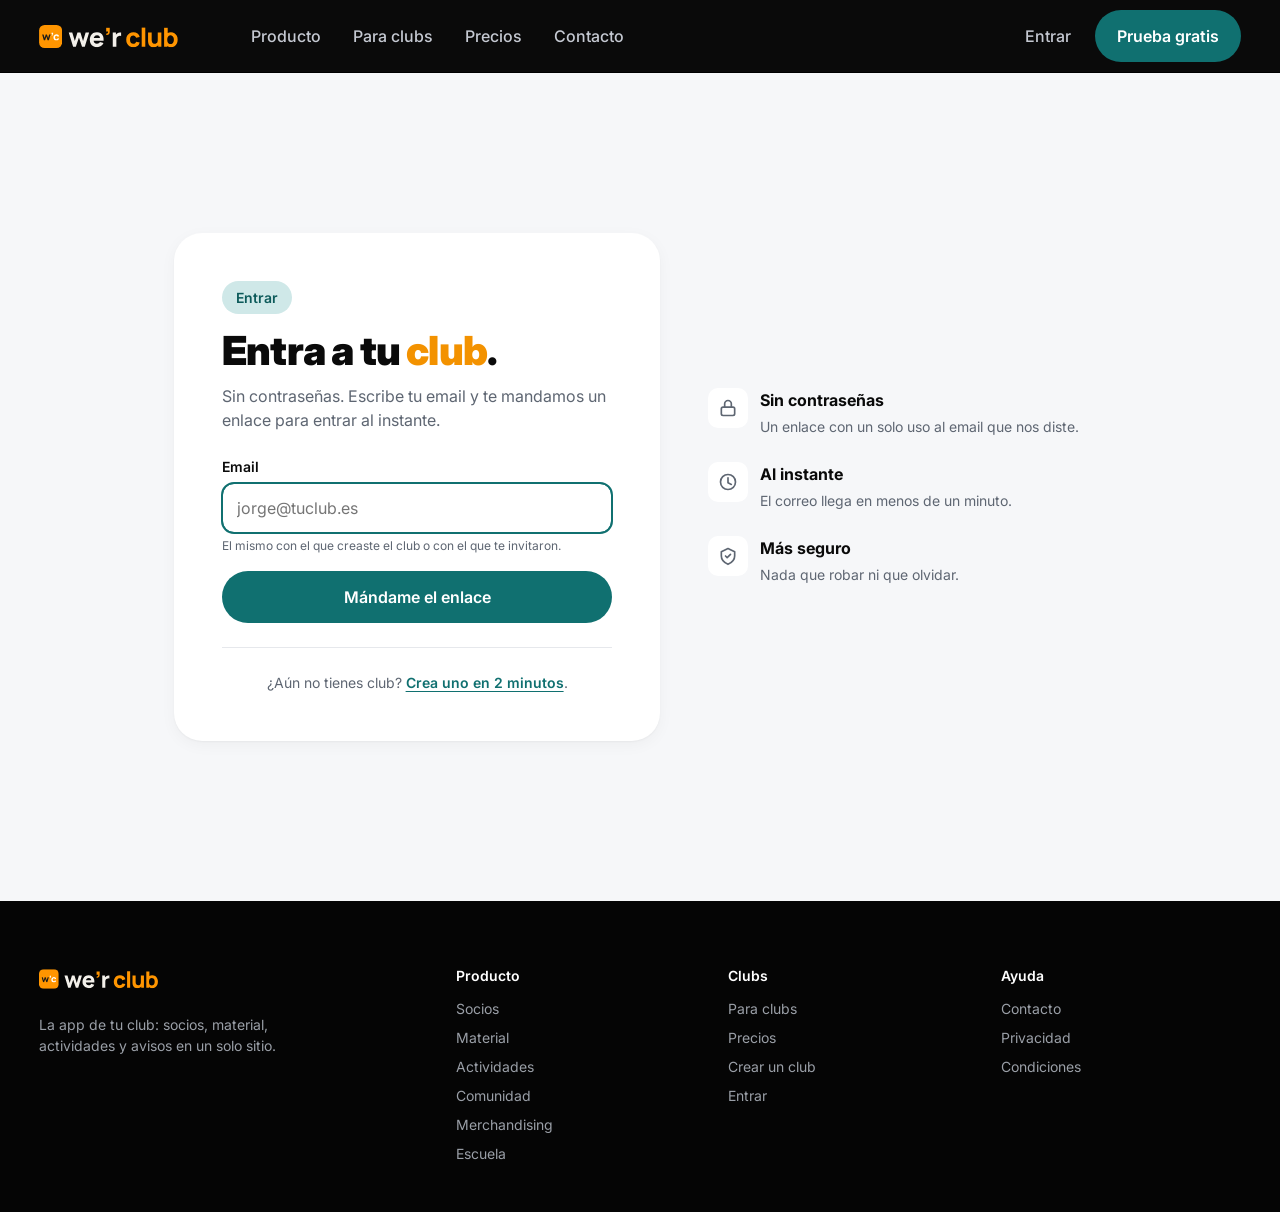
<file: entrar/index.html>
<!DOCTYPE html>
<html lang="es">
<head>
  <meta charset="UTF-8">
  <meta name="viewport" content="width=device-width, initial-scale=1">
  <title>Entrar — we'r club</title>
  <meta name="description" content="Entra a we'r club sin contraseñas. Te mandamos un enlace mágico al email y accedes al panel de tu club.">
  <meta name="robots" content="noindex, follow">
<!-- partial:head -->
  <link rel="icon" type="image/svg+xml" href="/assets/favicon/favicon.svg">
  <link rel="icon" type="image/png" sizes="32x32" href="/assets/favicon/favicon-32.png">
  <link rel="icon" type="image/png" sizes="16x16" href="/assets/favicon/favicon-16.png">
  <link rel="shortcut icon" href="/assets/favicon/favicon.ico">
  <link rel="apple-touch-icon" href="/assets/favicon/apple-touch-icon.png">
  <link rel="manifest" href="/assets/favicon/site.webmanifest">
  <meta name="theme-color" content="#FF9500">
  <meta property="og:type" content="website">
  <meta property="og:site_name" content="we'r club">
  <meta property="og:image" content="https://werclub.com/assets/og-image.jpg">
  <meta property="og:image:width" content="1600">
  <meta property="og:image:height" content="1000">
  <meta name="twitter:card" content="summary_large_image">
  <link rel="preconnect" href="https://fonts.googleapis.com">
  <link rel="preconnect" href="https://fonts.gstatic.com" crossorigin>
  <link rel="stylesheet" href="https://fonts.googleapis.com/css2?family=Inter:wght@400;500;600;700;900&display=swap">
  <link rel="stylesheet" href="/css/main.css">
<!-- /partial:head -->
</head>
<body>

<!-- partial:header -->
<a class="skip-link" href="#contenido">Saltar al contenido</a>
<header class="site-header">
  <div class="container nav">
    <a href="/" class="nav__logo" aria-label="we'r club, ir al inicio"></a>
    <nav class="nav__menu" id="nav-menu" aria-label="Principal">
      <ul class="nav__links">
        <li><a href="/producto/">Producto</a></li>
        <li><a href="/para-clubs/">Para clubs</a></li>
        <li><a href="/precios/">Precios</a></li>
        <li><a href="/contacto/">Contacto</a></li>
      </ul>
      <div class="nav__actions">
        <a href="/entrar/" class="nav__login">Entrar</a>
        <a href="/alta/" class="btn btn--primary">Prueba gratis</a>
      </div>
    </nav>
    <button class="nav__toggle" type="button" aria-label="Abrir menú" aria-expanded="false" aria-controls="nav-menu">
      <svg viewBox="0 0 24 24" fill="none" stroke="currentColor" stroke-width="2.4" stroke-linecap="round" aria-hidden="true"><path d="M4 7h16M4 12h16M4 17h16"/></svg>
    </button>
  </div>
</header>
<!-- /partial:header -->

<main id="contenido">
<section class="login">
  <div class="container login__wrap">

    <div class="login__card">
      <span class="chip">Entrar</span>
      <h1 class="login__title">Entra a tu <em>club</em>.</h1>
      <p class="login__lead">Sin contraseñas. Escribe tu email y te mandamos un enlace para entrar al instante.</p>

      <form class="login__form" id="login-form" novalidate>
        <div class="field">
          <label for="f-email">Email</label>
          <input type="email" id="f-email" name="email" required placeholder="jorge@tuclub.es" autocomplete="email" autofocus>
          <p class="field__hint">El mismo con el que creaste el club o con el que te invitaron.</p>
        </div>

        <button type="submit" class="btn btn--primary login__submit">Mándame el enlace</button>

        <div class="alta__error" id="login-error" role="alert"></div>
      </form>

      <p class="login__disclaimer">
        ¿Aún no tienes club? <a href="/alta/" class="login__link">Crea uno en 2 minutos</a>.
      </p>
    </div>

    <aside class="login__aside">
      <div class="login__perk">
        <span class="login__perk-icon">
          <svg viewBox="0 0 24 24" fill="none" stroke="currentColor" stroke-width="2" stroke-linecap="round" stroke-linejoin="round"><rect x="4" y="11" width="16" height="10" rx="2"/><path d="M8 11V7a4 4 0 118 0v4"/></svg>
        </span>
        <div>
          <b>Sin contraseñas</b>
          <span>Un enlace con un solo uso al email que nos diste.</span>
        </div>
      </div>
      <div class="login__perk">
        <span class="login__perk-icon">
          <svg viewBox="0 0 24 24" fill="none" stroke="currentColor" stroke-width="2" stroke-linecap="round" stroke-linejoin="round"><circle cx="12" cy="12" r="9"/><path d="M12 7v6l4 2"/></svg>
        </span>
        <div>
          <b>Al instante</b>
          <span>El correo llega en menos de un minuto.</span>
        </div>
      </div>
      <div class="login__perk">
        <span class="login__perk-icon">
          <svg viewBox="0 0 24 24" fill="none" stroke="currentColor" stroke-width="2" stroke-linecap="round" stroke-linejoin="round"><path d="M12 3l8 4v5c0 5-3.5 8-8 10-4.5-2-8-5-8-10V7l8-4z"/><path d="M9 12l2 2 4-4"/></svg>
        </span>
        <div>
          <b>Más seguro</b>
          <span>Nada que robar ni que olvidar.</span>
        </div>
      </div>
    </aside>

  </div>
</section>
</main>

<!-- partial:footer -->
<footer class="site-footer">
  <div class="container site-footer__grid">
    <div class="site-footer__brand">
      <a href="/" class="nav__logo site-footer__logo" aria-label="we'r club, ir al inicio"></a>
      <p>La app de tu club: socios, material, actividades y avisos en un solo sitio.</p>
    </div>
    <nav class="site-footer__col" aria-label="Producto">
      <p class="site-footer__title">Producto</p>
      <ul>
        <li><a href="/producto/#socios">Socios</a></li>
        <li><a href="/producto/#material">Material</a></li>
        <li><a href="/producto/#actividades">Actividades</a></li>
        <li><a href="/producto/#comunidad">Comunidad</a></li>
        <li><a href="/producto/#merchandising">Merchandising</a></li>
        <li><a href="/producto/#escuela">Escuela</a></li>
      </ul>
    </nav>
    <nav class="site-footer__col" aria-label="Clubs">
      <p class="site-footer__title">Clubs</p>
      <ul>
        <li><a href="/para-clubs/">Para clubs</a></li>
        <li><a href="/precios/">Precios</a></li>
        <li><a href="/alta/">Crear un club</a></li>
        <li><a href="/entrar/">Entrar</a></li>
      </ul>
    </nav>
    <nav class="site-footer__col" aria-label="Ayuda y legal">
      <p class="site-footer__title">Ayuda</p>
      <ul>
        <li><a href="/contacto/">Contacto</a></li>
        <li><a href="/legal/privacidad/">Privacidad</a></li>
        <li><a href="/legal/condiciones/">Condiciones</a></li>
      </ul>
    </nav>
  </div>
</footer>
<script src="/js/nav.js" defer></script>
<!-- /partial:footer -->

<script src="/js/entrar.js" defer></script>
</body>
</html>
</file>
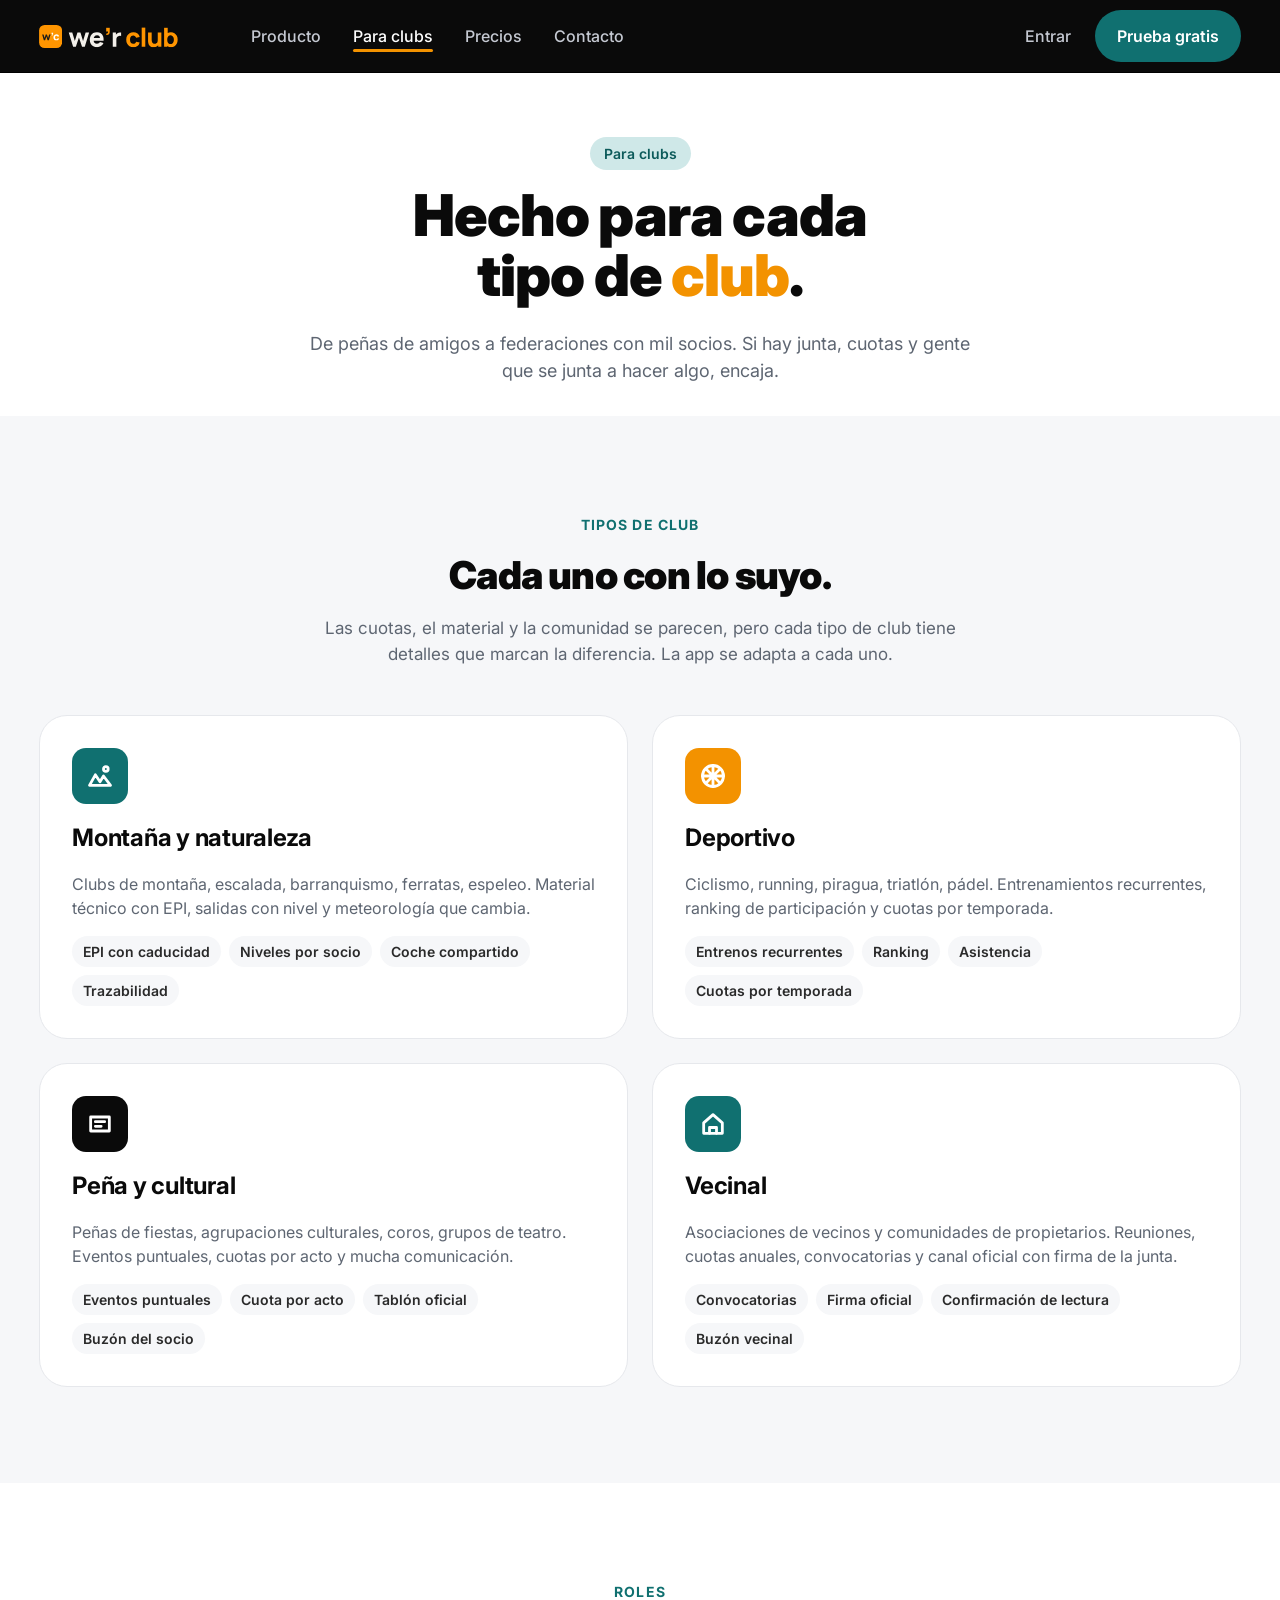
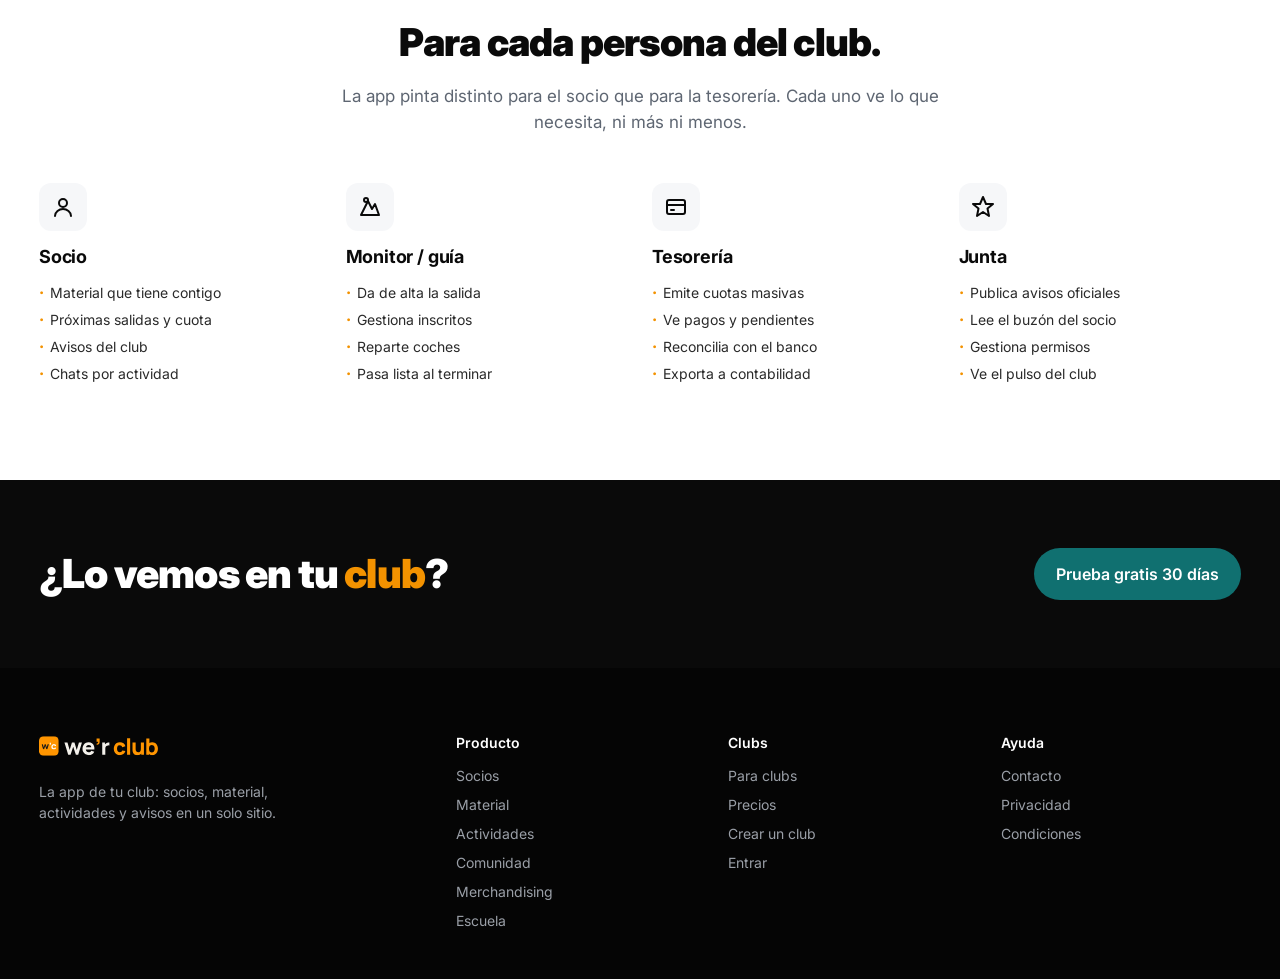
<file: para-clubs/index.html>
<!DOCTYPE html>
<html lang="es">
<head>
  <meta charset="UTF-8">
  <meta name="viewport" content="width=device-width, initial-scale=1">
  <title>Para clubs — we'r club</title>
  <meta name="description" content="Club de montaña, peña deportiva, asociación vecinal, cultural... we'r club se adapta a cómo trabaja tu club y a cada persona de la junta y los socios.">
<!-- partial:head -->
  <link rel="icon" type="image/svg+xml" href="/assets/favicon/favicon.svg">
  <link rel="icon" type="image/png" sizes="32x32" href="/assets/favicon/favicon-32.png">
  <link rel="icon" type="image/png" sizes="16x16" href="/assets/favicon/favicon-16.png">
  <link rel="shortcut icon" href="/assets/favicon/favicon.ico">
  <link rel="apple-touch-icon" href="/assets/favicon/apple-touch-icon.png">
  <link rel="manifest" href="/assets/favicon/site.webmanifest">
  <meta name="theme-color" content="#FF9500">
  <meta property="og:type" content="website">
  <meta property="og:site_name" content="we'r club">
  <meta property="og:image" content="https://werclub.com/assets/og-image.jpg">
  <meta property="og:image:width" content="1600">
  <meta property="og:image:height" content="1000">
  <meta name="twitter:card" content="summary_large_image">
  <link rel="preconnect" href="https://fonts.googleapis.com">
  <link rel="preconnect" href="https://fonts.gstatic.com" crossorigin>
  <link rel="stylesheet" href="https://fonts.googleapis.com/css2?family=Inter:wght@400;500;600;700;900&display=swap">
  <link rel="stylesheet" href="/css/main.css">
<!-- /partial:head -->
</head>
<body>

<!-- partial:header -->
<a class="skip-link" href="#contenido">Saltar al contenido</a>
<header class="site-header">
  <div class="container nav">
    <a href="/" class="nav__logo" aria-label="we'r club, ir al inicio"></a>
    <nav class="nav__menu" id="nav-menu" aria-label="Principal">
      <ul class="nav__links">
        <li><a href="/producto/">Producto</a></li>
        <li><a href="/para-clubs/" aria-current="page">Para clubs</a></li>
        <li><a href="/precios/">Precios</a></li>
        <li><a href="/contacto/">Contacto</a></li>
      </ul>
      <div class="nav__actions">
        <a href="/entrar/" class="nav__login">Entrar</a>
        <a href="/alta/" class="btn btn--primary">Prueba gratis</a>
      </div>
    </nav>
    <button class="nav__toggle" type="button" aria-label="Abrir menú" aria-expanded="false" aria-controls="nav-menu">
      <svg viewBox="0 0 24 24" fill="none" stroke="currentColor" stroke-width="2.4" stroke-linecap="round" aria-hidden="true"><path d="M4 7h16M4 12h16M4 17h16"/></svg>
    </button>
  </div>
</header>
<!-- /partial:header -->

<main id="contenido">

<section class="p4c-hero">
  <div class="container">
    <span class="chip">Para clubs</span>
    <h1 class="p4c-hero__title">Hecho para cada<br>tipo de <em>club</em>.</h1>
    <p class="p4c-hero__lead">De peñas de amigos a federaciones con mil socios. Si hay junta, cuotas y gente que se junta a hacer algo, encaja.</p>
  </div>
</section>

<!-- TIPOS DE CLUB -->
<section class="p4c-section p4c-section--alt">
  <div class="container">
    <div class="p4c-section__head">
      <span class="p4c-section__eyebrow">Tipos de club</span>
      <h2 class="p4c-section__title">Cada uno con lo suyo.</h2>
      <p class="p4c-section__lead">Las cuotas, el material y la comunidad se parecen, pero cada tipo de club tiene detalles que marcan la diferencia. La app se adapta a cada uno.</p>
    </div>

    <div class="club-types">
      <article class="club-type club-type--mountain">
        <div class="club-type__icon">
          <svg viewBox="0 0 24 24" fill="none" stroke="currentColor" stroke-width="2.4" stroke-linecap="round" stroke-linejoin="round"><path d="M3 20l5-9 4 6 3-5 6 8H3z"/><circle cx="17" cy="6" r="2"/></svg>
        </div>
        <h3 class="club-type__title">Montaña y naturaleza</h3>
        <p class="club-type__lead">Clubs de montaña, escalada, barranquismo, ferratas, espeleo. Material técnico con EPI, salidas con nivel y meteorología que cambia.</p>
        <div class="club-type__tags">
          <span class="club-type__tag">EPI con caducidad</span>
          <span class="club-type__tag">Niveles por socio</span>
          <span class="club-type__tag">Coche compartido</span>
          <span class="club-type__tag">Trazabilidad</span>
        </div>
      </article>

      <article class="club-type club-type--sport">
        <div class="club-type__icon">
          <svg viewBox="0 0 24 24" fill="none" stroke="currentColor" stroke-width="2.4" stroke-linecap="round" stroke-linejoin="round"><circle cx="12" cy="12" r="9"/><path d="M12 3v18M3 12h18M6 6l12 12M18 6L6 18"/></svg>
        </div>
        <h3 class="club-type__title">Deportivo</h3>
        <p class="club-type__lead">Ciclismo, running, piragua, triatlón, pádel. Entrenamientos recurrentes, ranking de participación y cuotas por temporada.</p>
        <div class="club-type__tags">
          <span class="club-type__tag">Entrenos recurrentes</span>
          <span class="club-type__tag">Ranking</span>
          <span class="club-type__tag">Asistencia</span>
          <span class="club-type__tag">Cuotas por temporada</span>
        </div>
      </article>

      <article class="club-type club-type--culture">
        <div class="club-type__icon">
          <svg viewBox="0 0 24 24" fill="none" stroke="currentColor" stroke-width="2.4" stroke-linecap="round" stroke-linejoin="round"><path d="M4 6h16v12H4z"/><path d="M8 10h8M8 14h5"/></svg>
        </div>
        <h3 class="club-type__title">Peña y cultural</h3>
        <p class="club-type__lead">Peñas de fiestas, agrupaciones culturales, coros, grupos de teatro. Eventos puntuales, cuotas por acto y mucha comunicación.</p>
        <div class="club-type__tags">
          <span class="club-type__tag">Eventos puntuales</span>
          <span class="club-type__tag">Cuota por acto</span>
          <span class="club-type__tag">Tablón oficial</span>
          <span class="club-type__tag">Buzón del socio</span>
        </div>
      </article>

      <article class="club-type club-type--neigh">
        <div class="club-type__icon">
          <svg viewBox="0 0 24 24" fill="none" stroke="currentColor" stroke-width="2.4" stroke-linecap="round" stroke-linejoin="round"><path d="M4 11l8-7 8 7v9H4z"/><path d="M9 20v-5h6v5"/></svg>
        </div>
        <h3 class="club-type__title">Vecinal</h3>
        <p class="club-type__lead">Asociaciones de vecinos y comunidades de propietarios. Reuniones, cuotas anuales, convocatorias y canal oficial con firma de la junta.</p>
        <div class="club-type__tags">
          <span class="club-type__tag">Convocatorias</span>
          <span class="club-type__tag">Firma oficial</span>
          <span class="club-type__tag">Confirmación de lectura</span>
          <span class="club-type__tag">Buzón vecinal</span>
        </div>
      </article>
    </div>
  </div>
</section>

<!-- ROLES -->
<section class="p4c-section">
  <div class="container">
    <div class="p4c-section__head">
      <span class="p4c-section__eyebrow">Roles</span>
      <h2 class="p4c-section__title">Para cada persona del club.</h2>
      <p class="p4c-section__lead">La app pinta distinto para el socio que para la tesorería. Cada uno ve lo que necesita, ni más ni menos.</p>
    </div>

    <div class="roles">
      <article class="role">
        <div class="role__icon">
          <svg viewBox="0 0 24 24" fill="none" stroke="currentColor" stroke-width="2" stroke-linecap="round" stroke-linejoin="round"><circle cx="12" cy="8" r="4"/><path d="M4 21c0-4 4-7 8-7s8 3 8 7"/></svg>
        </div>
        <h3 class="role__title">Socio</h3>
        <ul class="role__list">
          <li>Material que tiene contigo</li>
          <li>Próximas salidas y cuota</li>
          <li>Avisos del club</li>
          <li>Chats por actividad</li>
        </ul>
      </article>

      <article class="role">
        <div class="role__icon">
          <svg viewBox="0 0 24 24" fill="none" stroke="currentColor" stroke-width="2" stroke-linecap="round" stroke-linejoin="round"><path d="M3 20l7-14 4 8 3-5 4 11H3z"/><circle cx="8" cy="5" r="2"/></svg>
        </div>
        <h3 class="role__title">Monitor / guía</h3>
        <ul class="role__list">
          <li>Da de alta la salida</li>
          <li>Gestiona inscritos</li>
          <li>Reparte coches</li>
          <li>Pasa lista al terminar</li>
        </ul>
      </article>

      <article class="role">
        <div class="role__icon">
          <svg viewBox="0 0 24 24" fill="none" stroke="currentColor" stroke-width="2" stroke-linecap="round" stroke-linejoin="round"><rect x="3" y="5" width="18" height="14" rx="2"/><path d="M3 10h18M7 15h3"/></svg>
        </div>
        <h3 class="role__title">Tesorería</h3>
        <ul class="role__list">
          <li>Emite cuotas masivas</li>
          <li>Ve pagos y pendientes</li>
          <li>Reconcilia con el banco</li>
          <li>Exporta a contabilidad</li>
        </ul>
      </article>

      <article class="role">
        <div class="role__icon">
          <svg viewBox="0 0 24 24" fill="none" stroke="currentColor" stroke-width="2" stroke-linecap="round" stroke-linejoin="round"><path d="M12 2l3 7h7l-5.5 4.5L18 21l-6-4-6 4 1.5-7.5L2 9h7z"/></svg>
        </div>
        <h3 class="role__title">Junta</h3>
        <ul class="role__list">
          <li>Publica avisos oficiales</li>
          <li>Lee el buzón del socio</li>
          <li>Gestiona permisos</li>
          <li>Ve el pulso del club</li>
        </ul>
      </article>
    </div>
  </div>
</section>

</main>

<section class="footer-cta">
  <div class="container footer-cta__row">
    <h2 class="footer-cta__title">¿Lo vemos en tu <em>club</em>?</h2>
    <a href="/alta/" class="btn btn--primary">Prueba gratis 30 días</a>
  </div>
</section>

<!-- partial:footer -->
<footer class="site-footer">
  <div class="container site-footer__grid">
    <div class="site-footer__brand">
      <a href="/" class="nav__logo site-footer__logo" aria-label="we'r club, ir al inicio"></a>
      <p>La app de tu club: socios, material, actividades y avisos en un solo sitio.</p>
    </div>
    <nav class="site-footer__col" aria-label="Producto">
      <p class="site-footer__title">Producto</p>
      <ul>
        <li><a href="/producto/#socios">Socios</a></li>
        <li><a href="/producto/#material">Material</a></li>
        <li><a href="/producto/#actividades">Actividades</a></li>
        <li><a href="/producto/#comunidad">Comunidad</a></li>
        <li><a href="/producto/#merchandising">Merchandising</a></li>
        <li><a href="/producto/#escuela">Escuela</a></li>
      </ul>
    </nav>
    <nav class="site-footer__col" aria-label="Clubs">
      <p class="site-footer__title">Clubs</p>
      <ul>
        <li><a href="/para-clubs/">Para clubs</a></li>
        <li><a href="/precios/">Precios</a></li>
        <li><a href="/alta/">Crear un club</a></li>
        <li><a href="/entrar/">Entrar</a></li>
      </ul>
    </nav>
    <nav class="site-footer__col" aria-label="Ayuda y legal">
      <p class="site-footer__title">Ayuda</p>
      <ul>
        <li><a href="/contacto/">Contacto</a></li>
        <li><a href="/legal/privacidad/">Privacidad</a></li>
        <li><a href="/legal/condiciones/">Condiciones</a></li>
      </ul>
    </nav>
  </div>
</footer>
<script src="/js/nav.js" defer></script>
<!-- /partial:footer -->

</body>
</html>
</file>
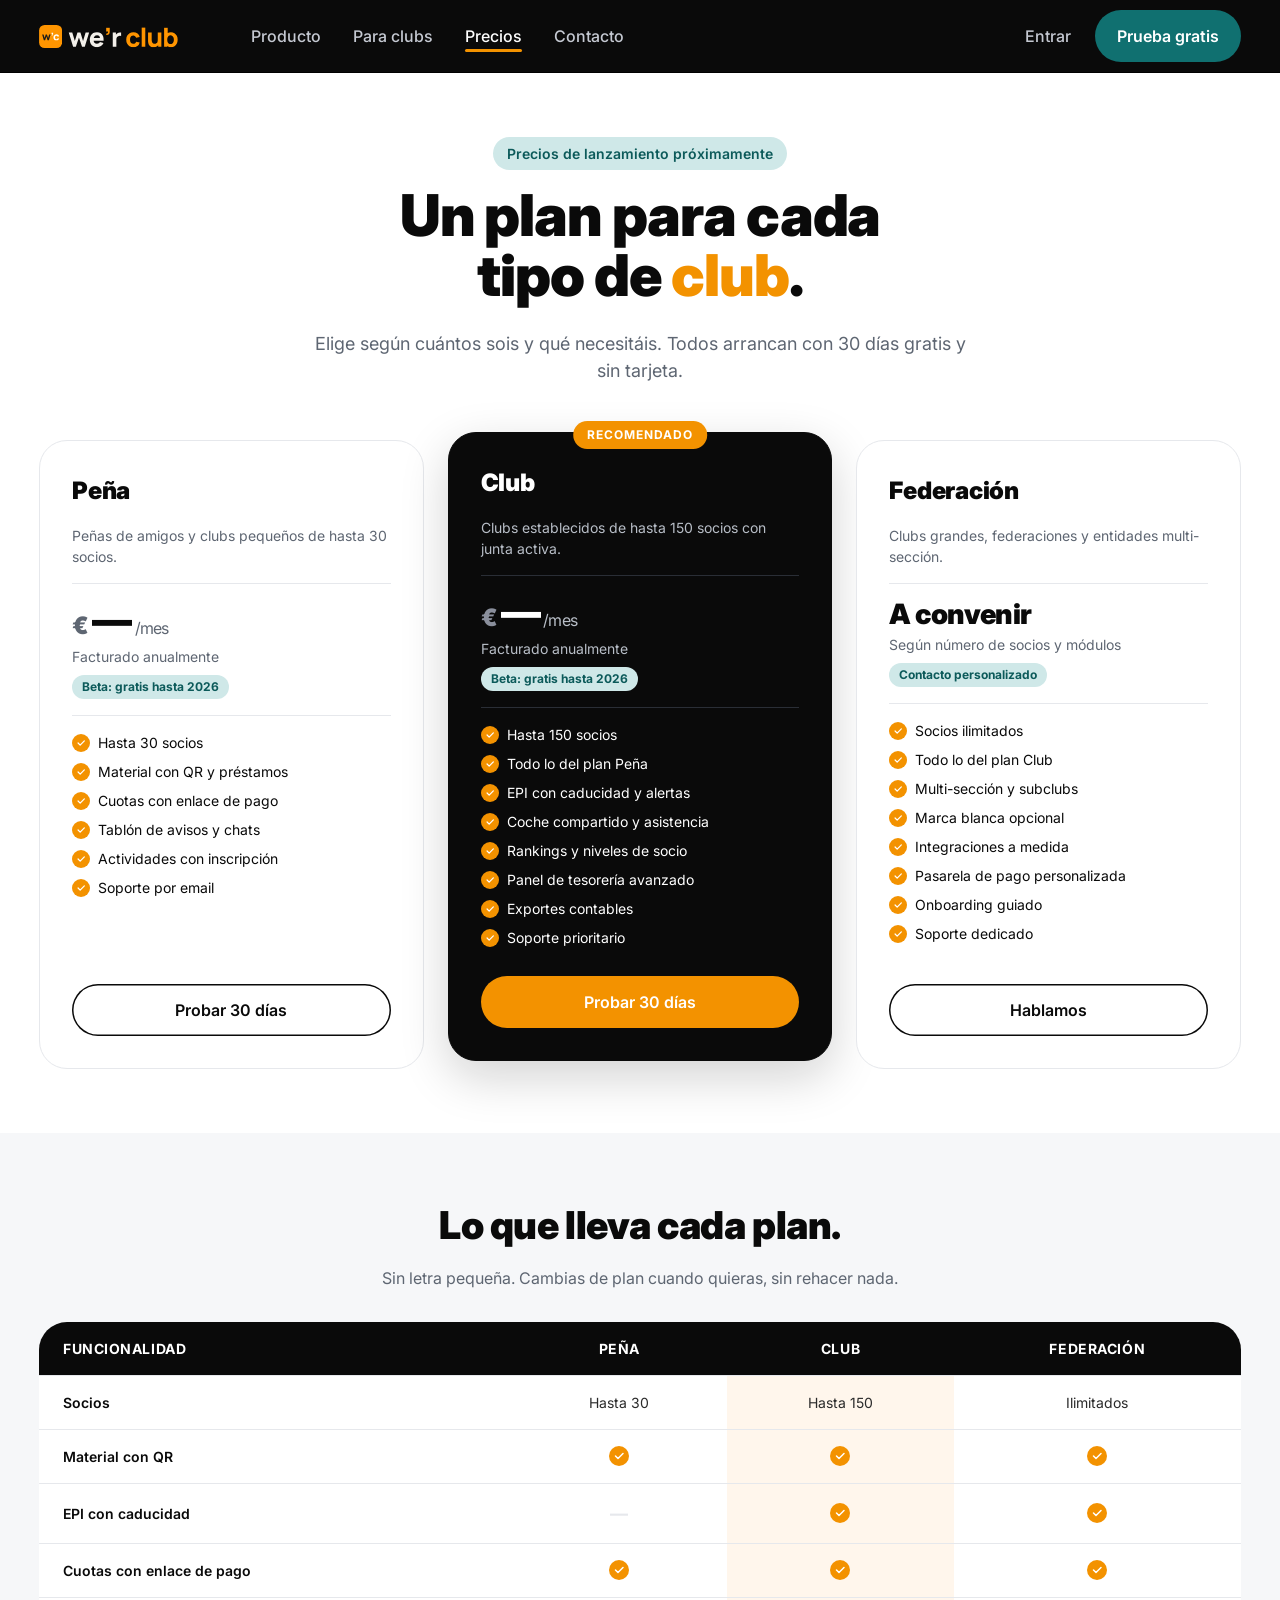
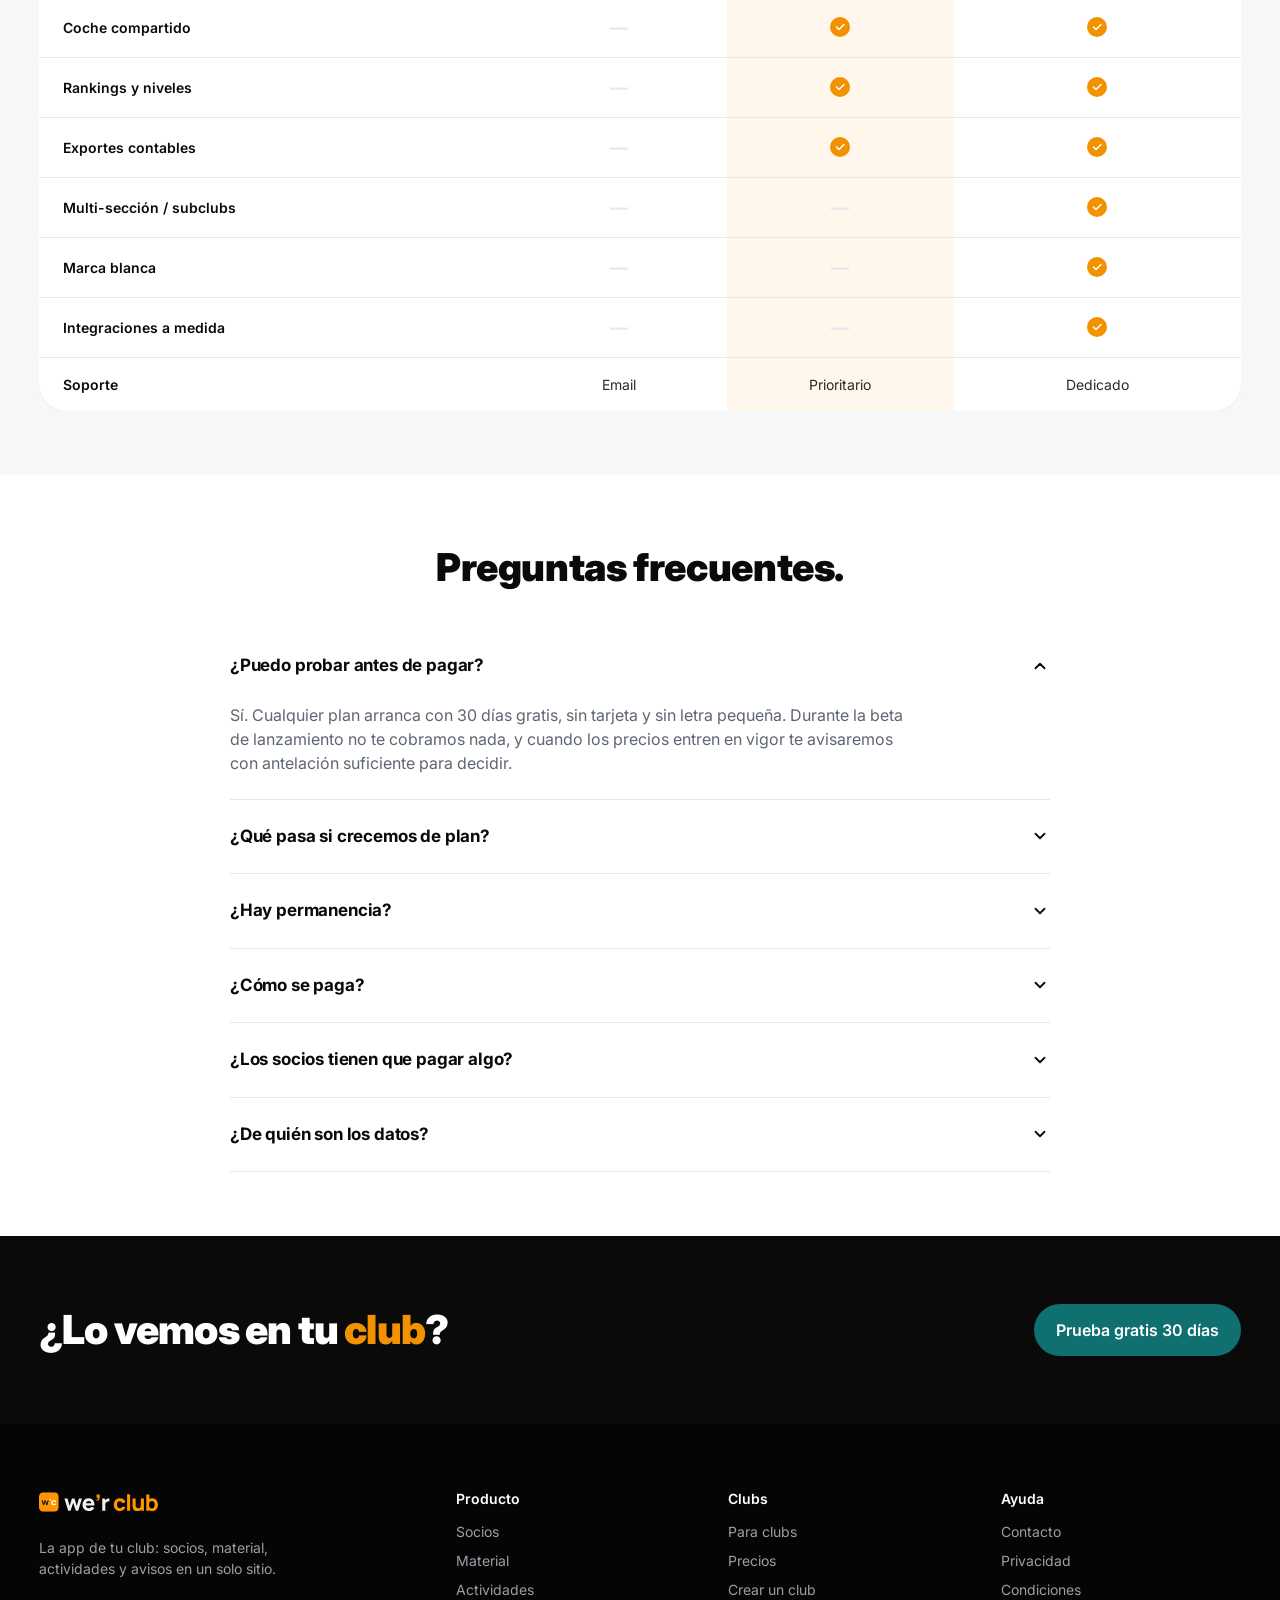
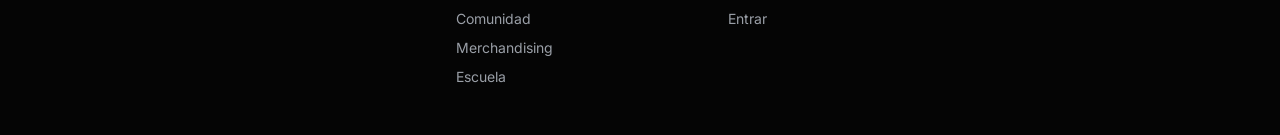
<file: precios/index.html>
<!DOCTYPE html>
<html lang="es">
<head>
  <meta charset="UTF-8">
  <meta name="viewport" content="width=device-width, initial-scale=1">
  <title>Precios — we'r club</title>
  <meta name="description" content="Tres planes para que cada club encuentre el suyo: peñas de amigos, clubs establecidos y federaciones. Precios de lanzamiento por confirmar en 2026.">
<!-- partial:head -->
  <link rel="icon" type="image/svg+xml" href="/assets/favicon/favicon.svg">
  <link rel="icon" type="image/png" sizes="32x32" href="/assets/favicon/favicon-32.png">
  <link rel="icon" type="image/png" sizes="16x16" href="/assets/favicon/favicon-16.png">
  <link rel="shortcut icon" href="/assets/favicon/favicon.ico">
  <link rel="apple-touch-icon" href="/assets/favicon/apple-touch-icon.png">
  <link rel="manifest" href="/assets/favicon/site.webmanifest">
  <meta name="theme-color" content="#FF9500">
  <meta property="og:type" content="website">
  <meta property="og:site_name" content="we'r club">
  <meta property="og:image" content="https://werclub.com/assets/og-image.jpg">
  <meta property="og:image:width" content="1600">
  <meta property="og:image:height" content="1000">
  <meta name="twitter:card" content="summary_large_image">
  <link rel="preconnect" href="https://fonts.googleapis.com">
  <link rel="preconnect" href="https://fonts.gstatic.com" crossorigin>
  <link rel="stylesheet" href="https://fonts.googleapis.com/css2?family=Inter:wght@400;500;600;700;900&display=swap">
  <link rel="stylesheet" href="/css/main.css">
<!-- /partial:head -->
</head>
<body>

<!-- partial:header -->
<a class="skip-link" href="#contenido">Saltar al contenido</a>
<header class="site-header">
  <div class="container nav">
    <a href="/" class="nav__logo" aria-label="we'r club, ir al inicio"></a>
    <nav class="nav__menu" id="nav-menu" aria-label="Principal">
      <ul class="nav__links">
        <li><a href="/producto/">Producto</a></li>
        <li><a href="/para-clubs/">Para clubs</a></li>
        <li><a href="/precios/" aria-current="page">Precios</a></li>
        <li><a href="/contacto/">Contacto</a></li>
      </ul>
      <div class="nav__actions">
        <a href="/entrar/" class="nav__login">Entrar</a>
        <a href="/alta/" class="btn btn--primary">Prueba gratis</a>
      </div>
    </nav>
    <button class="nav__toggle" type="button" aria-label="Abrir menú" aria-expanded="false" aria-controls="nav-menu">
      <svg viewBox="0 0 24 24" fill="none" stroke="currentColor" stroke-width="2.4" stroke-linecap="round" aria-hidden="true"><path d="M4 7h16M4 12h16M4 17h16"/></svg>
    </button>
  </div>
</header>
<!-- /partial:header -->

<main id="contenido">

<section class="prc-hero">
  <div class="container">
    <span class="chip">Precios de lanzamiento próximamente</span>
    <h1 class="prc-hero__title">Un plan para cada<br>tipo de <em>club</em>.</h1>
    <p class="prc-hero__lead">Elige según cuántos sois y qué necesitáis. Todos arrancan con 30 días gratis y sin tarjeta.</p>
  </div>
</section>

<!-- PLANES -->
<section class="plans">
  <div class="container plans__grid">

    <article class="plan">
      <h2 class="plan__name">Peña</h2>
      <p class="plan__who">Peñas de amigos y clubs pequeños de hasta 30 socios.</p>
      <div class="plan__price">
        <div class="plan__price-main"><span class="cur">€</span>—<span style="font-size:1rem;font-weight:400;color:var(--c-mute);"> /mes</span></div>
        <div class="plan__price-sub">Facturado anualmente</div>
        <span class="plan__price-note">Beta: gratis hasta 2026</span>
      </div>
      <ul class="plan__list">
        <li>Hasta 30 socios</li>
        <li>Material con QR y préstamos</li>
        <li>Cuotas con enlace de pago</li>
        <li>Tablón de avisos y chats</li>
        <li>Actividades con inscripción</li>
        <li>Soporte por email</li>
      </ul>
      <a href="/alta/?plan=pena" class="btn btn--outline plan__cta">Probar 30 días</a>
    </article>

    <article class="plan plan--featured">
      <span class="plan__badge">Recomendado</span>
      <h2 class="plan__name">Club</h2>
      <p class="plan__who">Clubs establecidos de hasta 150 socios con junta activa.</p>
      <div class="plan__price">
        <div class="plan__price-main"><span class="cur">€</span>—<span style="font-size:1rem;font-weight:400;color:#B8BEC7;"> /mes</span></div>
        <div class="plan__price-sub">Facturado anualmente</div>
        <span class="plan__price-note">Beta: gratis hasta 2026</span>
      </div>
      <ul class="plan__list">
        <li>Hasta 150 socios</li>
        <li>Todo lo del plan Peña</li>
        <li>EPI con caducidad y alertas</li>
        <li>Coche compartido y asistencia</li>
        <li>Rankings y niveles de socio</li>
        <li>Panel de tesorería avanzado</li>
        <li>Exportes contables</li>
        <li>Soporte prioritario</li>
      </ul>
      <a href="/alta/?plan=club" class="btn btn--primary plan__cta">Probar 30 días</a>
    </article>

    <article class="plan">
      <h2 class="plan__name">Federación</h2>
      <p class="plan__who">Clubs grandes, federaciones y entidades multi-sección.</p>
      <div class="plan__price">
        <div class="plan__price-main" style="font-size:1.75rem;">A convenir</div>
        <div class="plan__price-sub">Según número de socios y módulos</div>
        <span class="plan__price-note">Contacto personalizado</span>
      </div>
      <ul class="plan__list">
        <li>Socios ilimitados</li>
        <li>Todo lo del plan Club</li>
        <li>Multi-sección y subclubs</li>
        <li>Marca blanca opcional</li>
        <li>Integraciones a medida</li>
        <li>Pasarela de pago personalizada</li>
        <li>Onboarding guiado</li>
        <li>Soporte dedicado</li>
      </ul>
      <a href="/contacto/" class="btn btn--outline plan__cta">Hablamos</a>
    </article>

  </div>
</section>

<!-- TABLA COMPARATIVA -->
<section class="cmp">
  <div class="container">
    <div class="cmp__head">
      <h2 class="cmp__title">Lo que lleva cada plan.</h2>
      <p class="cmp__sub">Sin letra pequeña. Cambias de plan cuando quieras, sin rehacer nada.</p>
    </div>
    <div class="cmp__wrap">
      <table class="cmp__table">
        <thead>
          <tr>
            <th>Funcionalidad</th>
            <th>Peña</th>
            <th>Club</th>
            <th>Federación</th>
          </tr>
        </thead>
        <tbody>
          <tr>
            <th>Socios</th>
            <td>Hasta 30</td>
            <td class="highlight">Hasta 150</td>
            <td>Ilimitados</td>
          </tr>
          <tr>
            <th>Material con QR</th>
            <td><span class="check"><svg viewBox="0 0 24 24" fill="none" stroke="currentColor" stroke-width="3" stroke-linecap="round" stroke-linejoin="round"><path d="M5 12l5 5L20 7"/></svg></span></td>
            <td class="highlight"><span class="check"><svg viewBox="0 0 24 24" fill="none" stroke="currentColor" stroke-width="3" stroke-linecap="round" stroke-linejoin="round"><path d="M5 12l5 5L20 7"/></svg></span></td>
            <td><span class="check"><svg viewBox="0 0 24 24" fill="none" stroke="currentColor" stroke-width="3" stroke-linecap="round" stroke-linejoin="round"><path d="M5 12l5 5L20 7"/></svg></span></td>
          </tr>
          <tr>
            <th>EPI con caducidad</th>
            <td><span class="dash">—</span></td>
            <td class="highlight"><span class="check"><svg viewBox="0 0 24 24" fill="none" stroke="currentColor" stroke-width="3" stroke-linecap="round" stroke-linejoin="round"><path d="M5 12l5 5L20 7"/></svg></span></td>
            <td><span class="check"><svg viewBox="0 0 24 24" fill="none" stroke="currentColor" stroke-width="3" stroke-linecap="round" stroke-linejoin="round"><path d="M5 12l5 5L20 7"/></svg></span></td>
          </tr>
          <tr>
            <th>Cuotas con enlace de pago</th>
            <td><span class="check"><svg viewBox="0 0 24 24" fill="none" stroke="currentColor" stroke-width="3" stroke-linecap="round" stroke-linejoin="round"><path d="M5 12l5 5L20 7"/></svg></span></td>
            <td class="highlight"><span class="check"><svg viewBox="0 0 24 24" fill="none" stroke="currentColor" stroke-width="3" stroke-linecap="round" stroke-linejoin="round"><path d="M5 12l5 5L20 7"/></svg></span></td>
            <td><span class="check"><svg viewBox="0 0 24 24" fill="none" stroke="currentColor" stroke-width="3" stroke-linecap="round" stroke-linejoin="round"><path d="M5 12l5 5L20 7"/></svg></span></td>
          </tr>
          <tr>
            <th>Coche compartido</th>
            <td><span class="dash">—</span></td>
            <td class="highlight"><span class="check"><svg viewBox="0 0 24 24" fill="none" stroke="currentColor" stroke-width="3" stroke-linecap="round" stroke-linejoin="round"><path d="M5 12l5 5L20 7"/></svg></span></td>
            <td><span class="check"><svg viewBox="0 0 24 24" fill="none" stroke="currentColor" stroke-width="3" stroke-linecap="round" stroke-linejoin="round"><path d="M5 12l5 5L20 7"/></svg></span></td>
          </tr>
          <tr>
            <th>Rankings y niveles</th>
            <td><span class="dash">—</span></td>
            <td class="highlight"><span class="check"><svg viewBox="0 0 24 24" fill="none" stroke="currentColor" stroke-width="3" stroke-linecap="round" stroke-linejoin="round"><path d="M5 12l5 5L20 7"/></svg></span></td>
            <td><span class="check"><svg viewBox="0 0 24 24" fill="none" stroke="currentColor" stroke-width="3" stroke-linecap="round" stroke-linejoin="round"><path d="M5 12l5 5L20 7"/></svg></span></td>
          </tr>
          <tr>
            <th>Exportes contables</th>
            <td><span class="dash">—</span></td>
            <td class="highlight"><span class="check"><svg viewBox="0 0 24 24" fill="none" stroke="currentColor" stroke-width="3" stroke-linecap="round" stroke-linejoin="round"><path d="M5 12l5 5L20 7"/></svg></span></td>
            <td><span class="check"><svg viewBox="0 0 24 24" fill="none" stroke="currentColor" stroke-width="3" stroke-linecap="round" stroke-linejoin="round"><path d="M5 12l5 5L20 7"/></svg></span></td>
          </tr>
          <tr>
            <th>Multi-sección / subclubs</th>
            <td><span class="dash">—</span></td>
            <td class="highlight"><span class="dash">—</span></td>
            <td><span class="check"><svg viewBox="0 0 24 24" fill="none" stroke="currentColor" stroke-width="3" stroke-linecap="round" stroke-linejoin="round"><path d="M5 12l5 5L20 7"/></svg></span></td>
          </tr>
          <tr>
            <th>Marca blanca</th>
            <td><span class="dash">—</span></td>
            <td class="highlight"><span class="dash">—</span></td>
            <td><span class="check"><svg viewBox="0 0 24 24" fill="none" stroke="currentColor" stroke-width="3" stroke-linecap="round" stroke-linejoin="round"><path d="M5 12l5 5L20 7"/></svg></span></td>
          </tr>
          <tr>
            <th>Integraciones a medida</th>
            <td><span class="dash">—</span></td>
            <td class="highlight"><span class="dash">—</span></td>
            <td><span class="check"><svg viewBox="0 0 24 24" fill="none" stroke="currentColor" stroke-width="3" stroke-linecap="round" stroke-linejoin="round"><path d="M5 12l5 5L20 7"/></svg></span></td>
          </tr>
          <tr>
            <th>Soporte</th>
            <td>Email</td>
            <td class="highlight">Prioritario</td>
            <td>Dedicado</td>
          </tr>
        </tbody>
      </table>
    </div>
  </div>
</section>

<!-- FAQ -->
<section class="faq">
  <div class="container">
    <div class="faq__head">
      <h2 class="faq__title">Preguntas frecuentes.</h2>
    </div>
    <div class="faq__list">
      <details class="faq__item" open>
        <summary class="faq__q">¿Puedo probar antes de pagar?<span></span></summary>
        <p class="faq__a">Sí. Cualquier plan arranca con 30 días gratis, sin tarjeta y sin letra pequeña. Durante la beta de lanzamiento no te cobramos nada, y cuando los precios entren en vigor te avisaremos con antelación suficiente para decidir.</p>
      </details>
      <details class="faq__item">
        <summary class="faq__q">¿Qué pasa si crecemos de plan?<span></span></summary>
        <p class="faq__a">Cambias de plan desde los ajustes del club. No hay migración ni reconfiguración: los datos siguen ahí tal cual, se activan las funciones del plan nuevo y la factura se prorratea al día.</p>
      </details>
      <details class="faq__item">
        <summary class="faq__q">¿Hay permanencia?<span></span></summary>
        <p class="faq__a">Ninguna. Facturamos mes a mes o año a año según prefieras, y cancelas cuando quieras desde el panel. Si cancelas, mantenemos tus datos 30 días por si cambias de opinión y luego los eliminamos.</p>
      </details>
      <details class="faq__item">
        <summary class="faq__q">¿Cómo se paga?<span></span></summary>
        <p class="faq__a">Tarjeta o domiciliación SEPA para clubs europeos. Para el plan Federación también admitimos transferencia bancaria con factura.</p>
      </details>
      <details class="faq__item">
        <summary class="faq__q">¿Los socios tienen que pagar algo?<span></span></summary>
        <p class="faq__a">No. La app es gratis para los socios siempre. Solo la paga el club.</p>
      </details>
      <details class="faq__item">
        <summary class="faq__q">¿De quién son los datos?<span></span></summary>
        <p class="faq__a">Tuyos. Puedes exportar la base completa en cualquier momento en CSV o Excel. Cumplimos RGPD y los datos se alojan en servidores europeos.</p>
      </details>
    </div>
  </div>
</section>

</main>

<section class="footer-cta">
  <div class="container footer-cta__row">
    <h2 class="footer-cta__title">¿Lo vemos en tu <em>club</em>?</h2>
    <a href="/alta/" class="btn btn--primary">Prueba gratis 30 días</a>
  </div>
</section>

<!-- partial:footer -->
<footer class="site-footer">
  <div class="container site-footer__grid">
    <div class="site-footer__brand">
      <a href="/" class="nav__logo site-footer__logo" aria-label="we'r club, ir al inicio"></a>
      <p>La app de tu club: socios, material, actividades y avisos en un solo sitio.</p>
    </div>
    <nav class="site-footer__col" aria-label="Producto">
      <p class="site-footer__title">Producto</p>
      <ul>
        <li><a href="/producto/#socios">Socios</a></li>
        <li><a href="/producto/#material">Material</a></li>
        <li><a href="/producto/#actividades">Actividades</a></li>
        <li><a href="/producto/#comunidad">Comunidad</a></li>
        <li><a href="/producto/#merchandising">Merchandising</a></li>
        <li><a href="/producto/#escuela">Escuela</a></li>
      </ul>
    </nav>
    <nav class="site-footer__col" aria-label="Clubs">
      <p class="site-footer__title">Clubs</p>
      <ul>
        <li><a href="/para-clubs/">Para clubs</a></li>
        <li><a href="/precios/">Precios</a></li>
        <li><a href="/alta/">Crear un club</a></li>
        <li><a href="/entrar/">Entrar</a></li>
      </ul>
    </nav>
    <nav class="site-footer__col" aria-label="Ayuda y legal">
      <p class="site-footer__title">Ayuda</p>
      <ul>
        <li><a href="/contacto/">Contacto</a></li>
        <li><a href="/legal/privacidad/">Privacidad</a></li>
        <li><a href="/legal/condiciones/">Condiciones</a></li>
      </ul>
    </nav>
  </div>
</footer>
<script src="/js/nav.js" defer></script>
<!-- /partial:footer -->

</body>
</html>
</file>
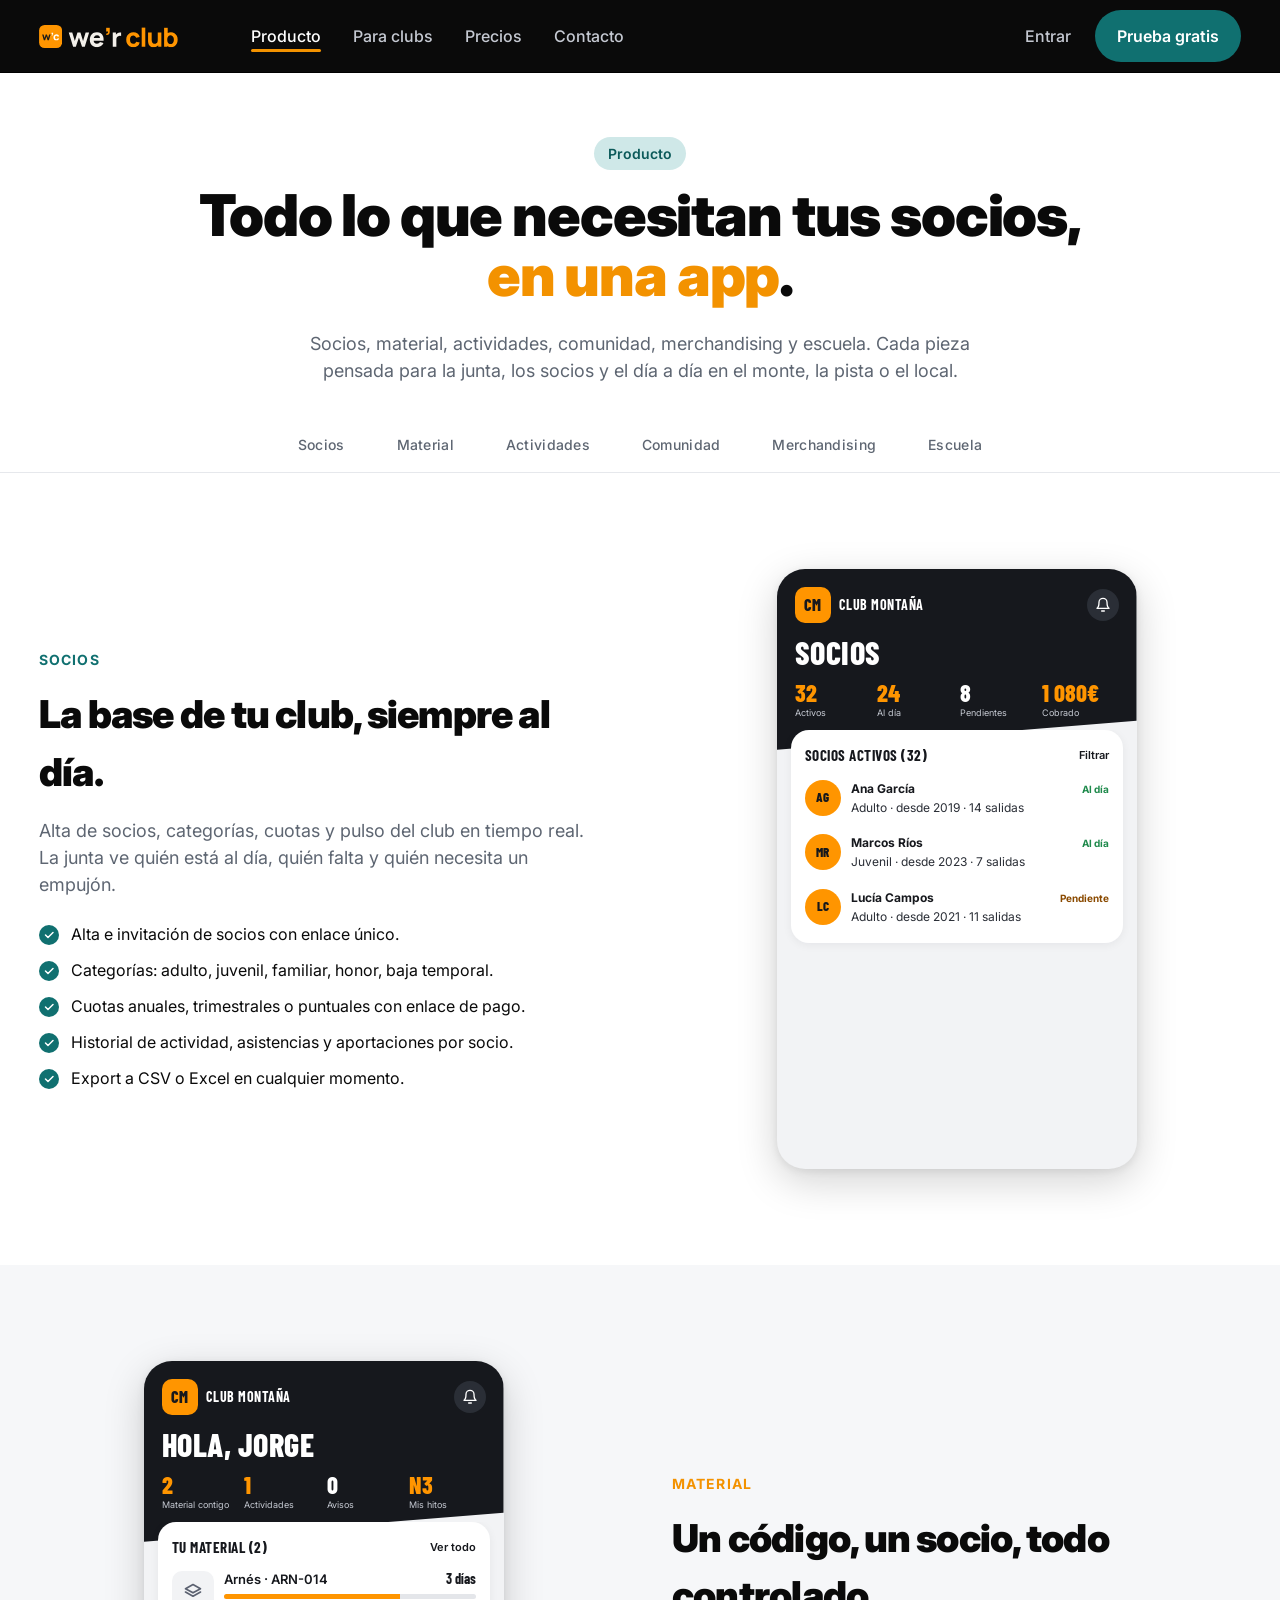
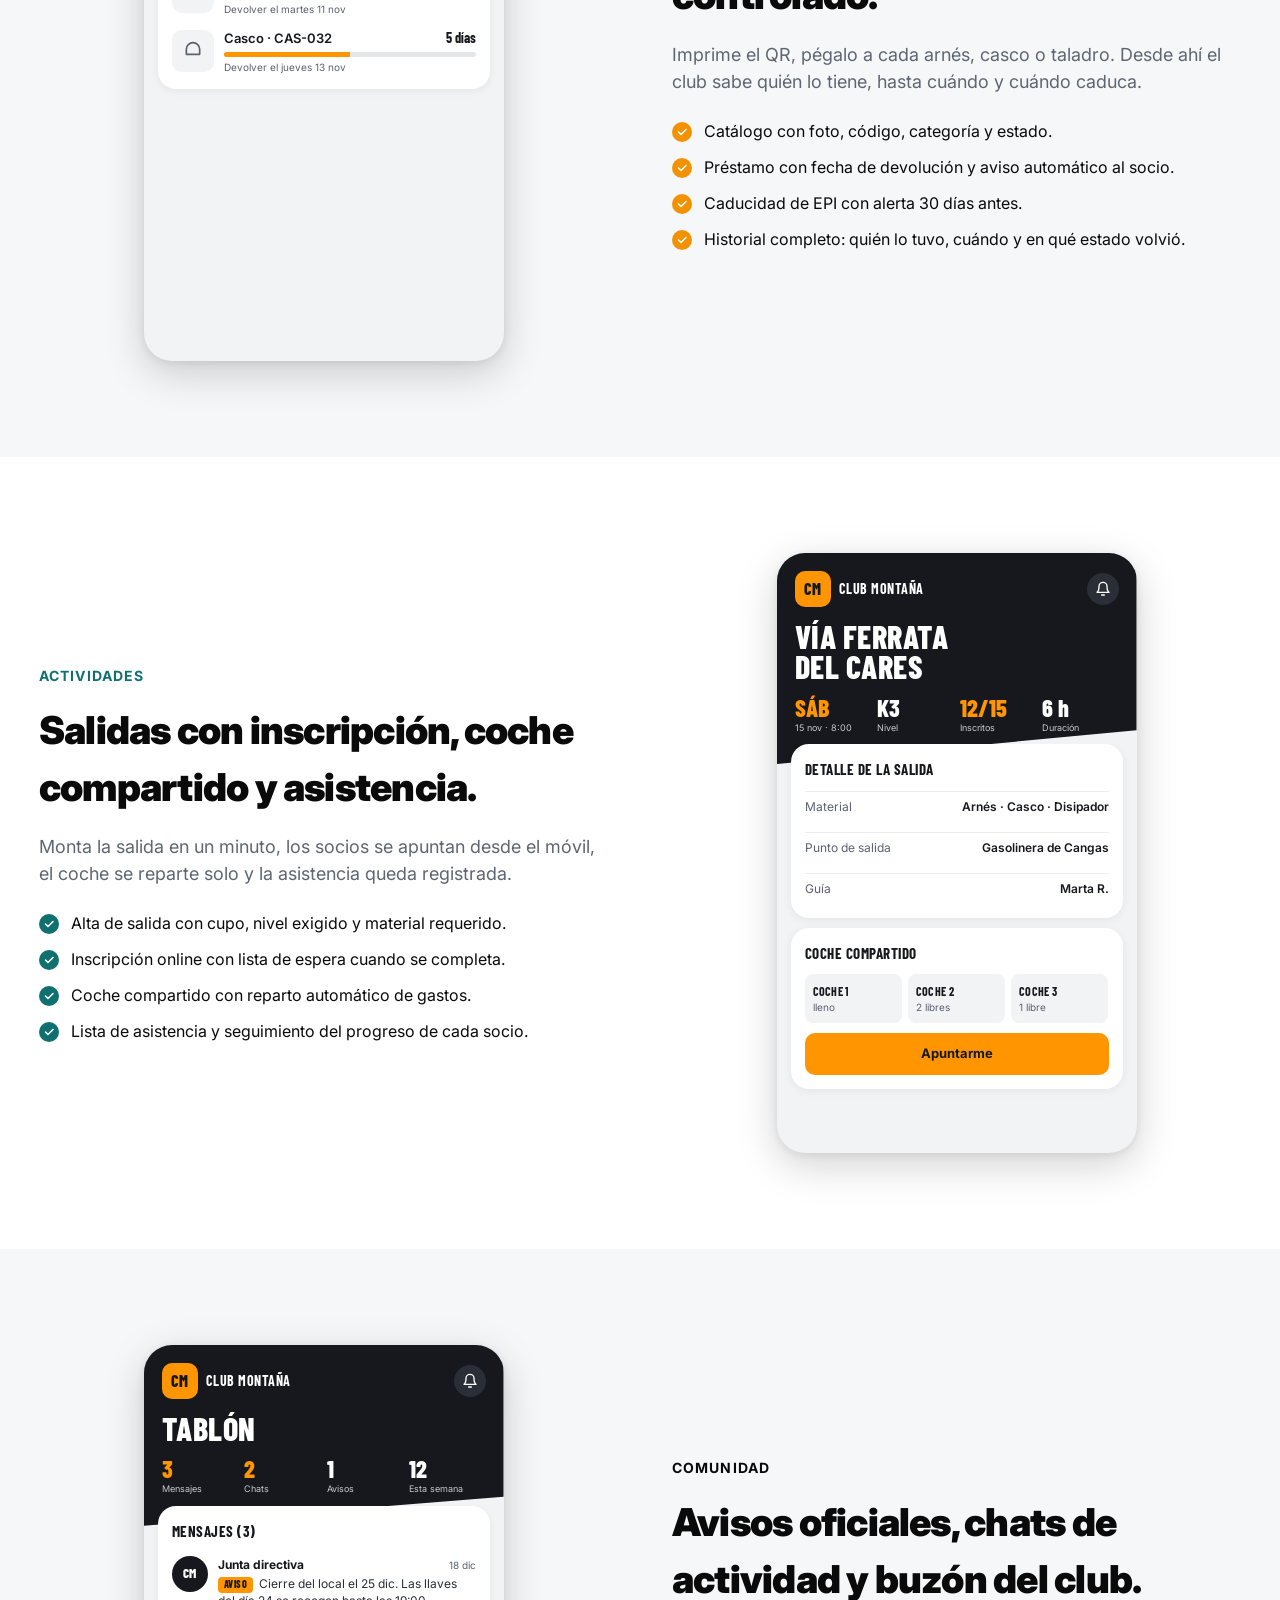
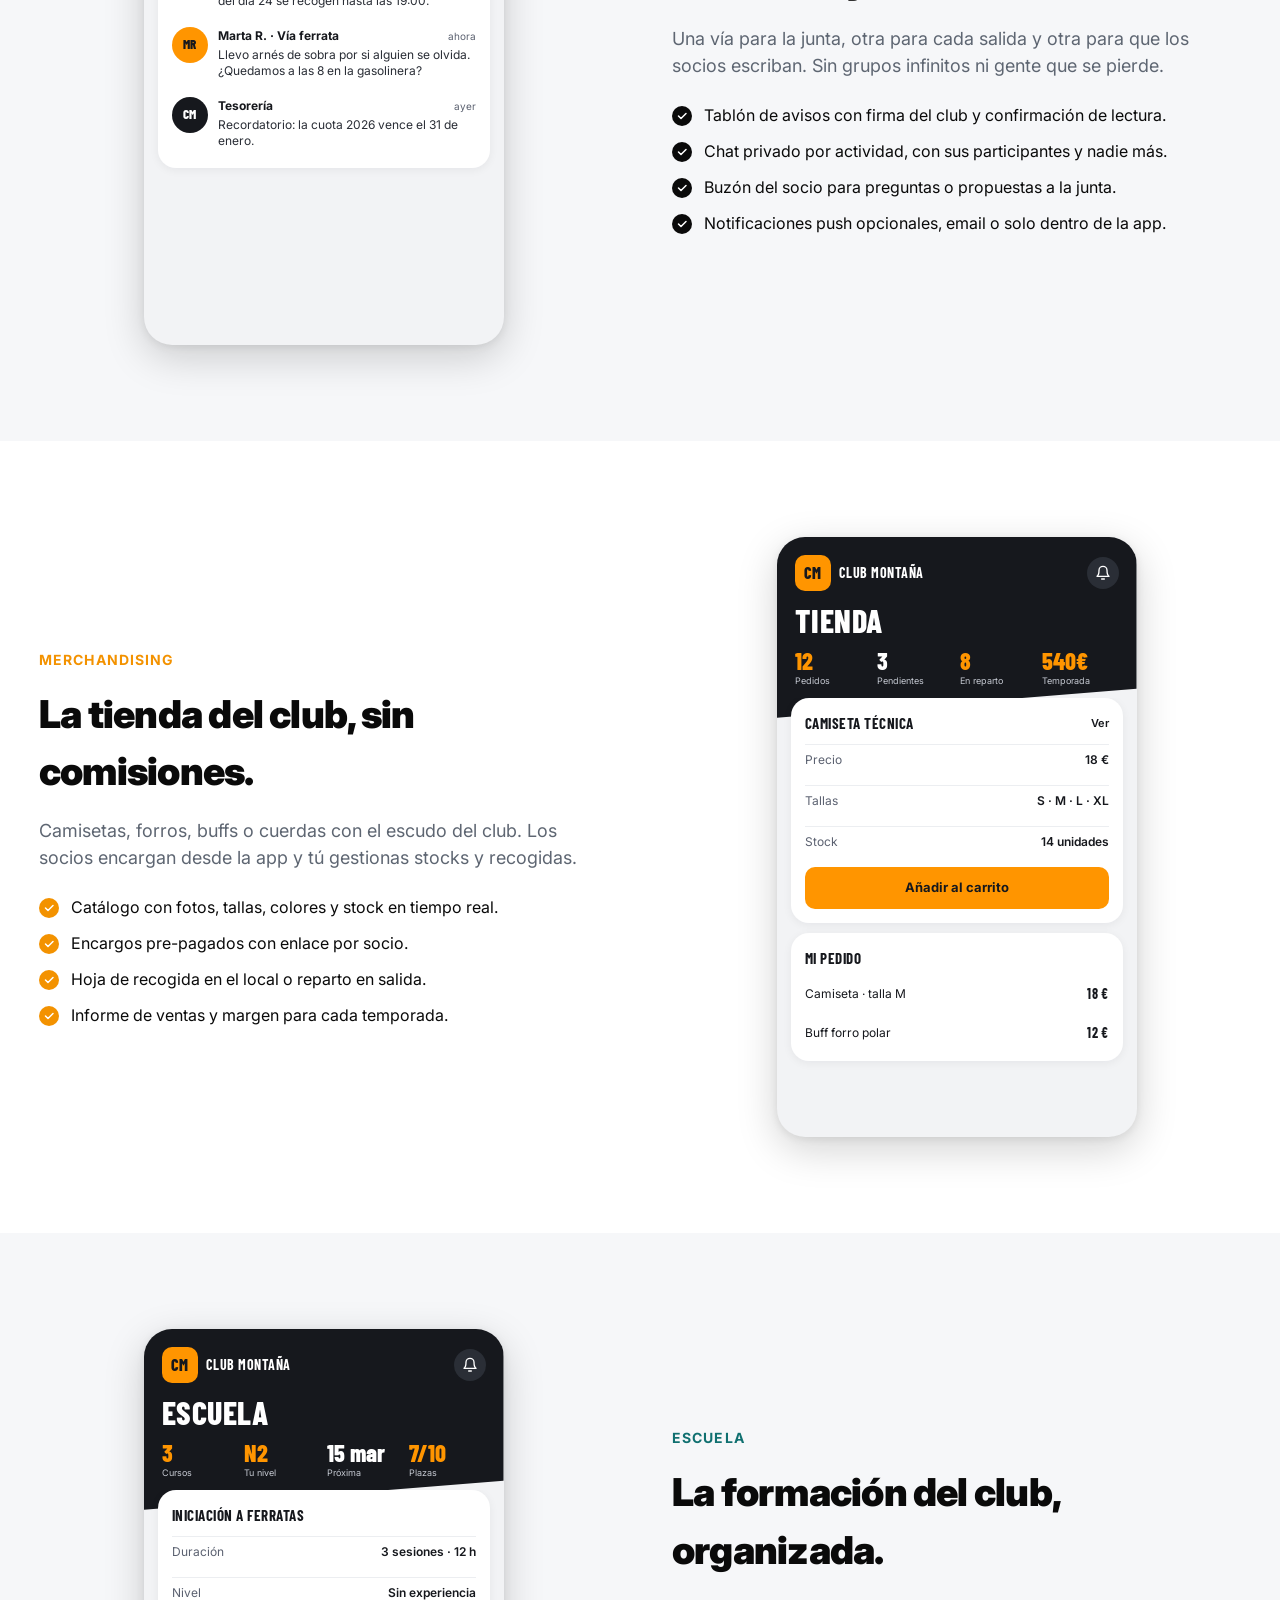
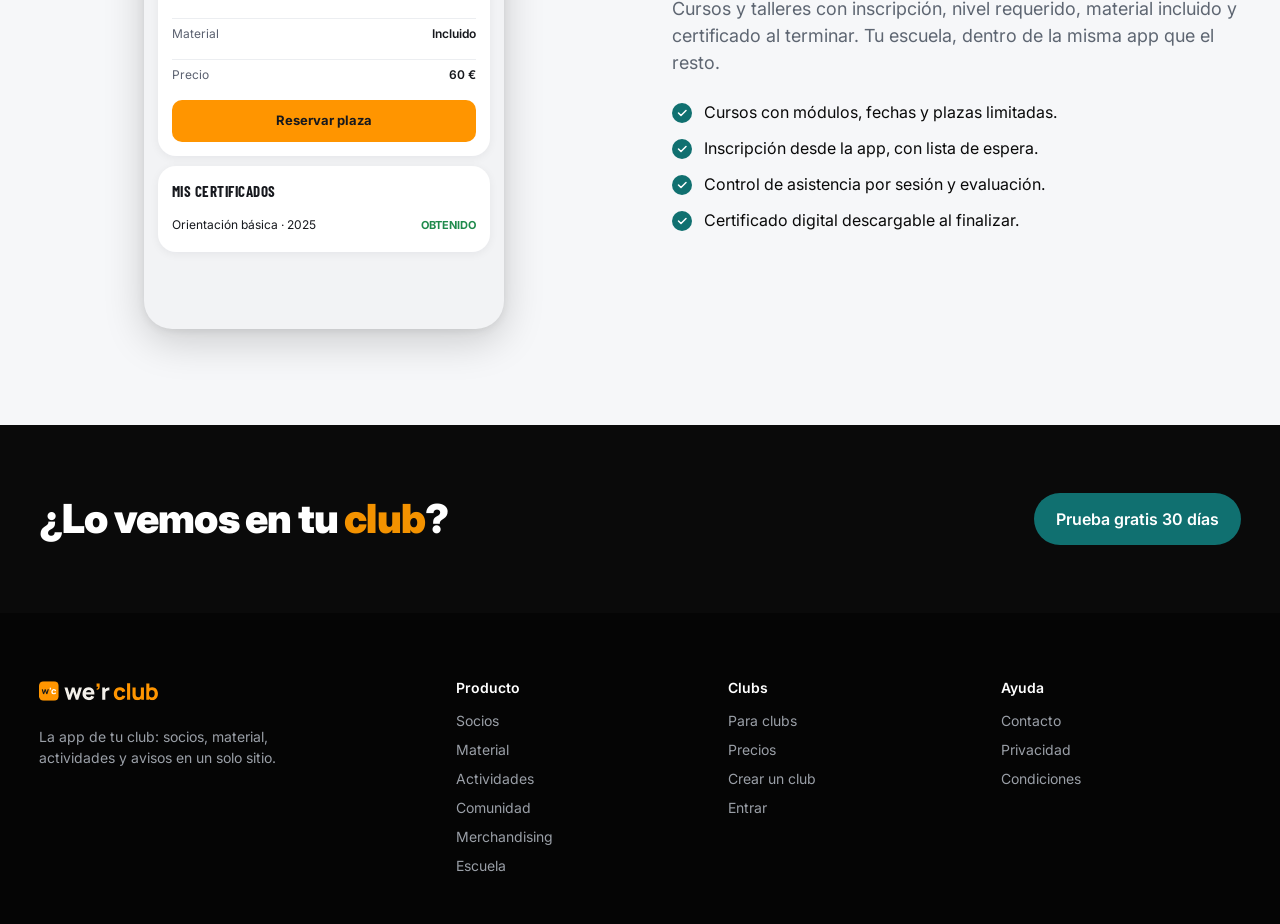
<file: producto/index.html>
<!DOCTYPE html>
<html lang="es">
<head>
  <meta charset="UTF-8">
  <meta name="viewport" content="width=device-width, initial-scale=1">
  <title>Producto — we'r club</title>
  <meta name="description" content="Socios, material, actividades, comunidad, merchandising y escuela. Todo lo que un club necesita, en una app.">
<!-- partial:head -->
  <link rel="icon" type="image/svg+xml" href="/assets/favicon/favicon.svg">
  <link rel="icon" type="image/png" sizes="32x32" href="/assets/favicon/favicon-32.png">
  <link rel="icon" type="image/png" sizes="16x16" href="/assets/favicon/favicon-16.png">
  <link rel="shortcut icon" href="/assets/favicon/favicon.ico">
  <link rel="apple-touch-icon" href="/assets/favicon/apple-touch-icon.png">
  <link rel="manifest" href="/assets/favicon/site.webmanifest">
  <meta name="theme-color" content="#FF9500">
  <meta property="og:type" content="website">
  <meta property="og:site_name" content="we'r club">
  <meta property="og:image" content="https://werclub.com/assets/og-image.jpg">
  <meta property="og:image:width" content="1600">
  <meta property="og:image:height" content="1000">
  <meta name="twitter:card" content="summary_large_image">
  <link rel="preconnect" href="https://fonts.googleapis.com">
  <link rel="preconnect" href="https://fonts.gstatic.com" crossorigin>
  <link rel="stylesheet" href="https://fonts.googleapis.com/css2?family=Inter:wght@400;500;600;700;900&display=swap">
  <link rel="stylesheet" href="/css/main.css">
<!-- /partial:head -->
  <link rel="stylesheet" href="https://fonts.googleapis.com/css2?family=Barlow+Condensed:wght@600;700;800&display=swap">
</head>
<body>

<!-- partial:header -->
<a class="skip-link" href="#contenido">Saltar al contenido</a>
<header class="site-header">
  <div class="container nav">
    <a href="/" class="nav__logo" aria-label="we'r club, ir al inicio"></a>
    <nav class="nav__menu" id="nav-menu" aria-label="Principal">
      <ul class="nav__links">
        <li><a href="/producto/" aria-current="page">Producto</a></li>
        <li><a href="/para-clubs/">Para clubs</a></li>
        <li><a href="/precios/">Precios</a></li>
        <li><a href="/contacto/">Contacto</a></li>
      </ul>
      <div class="nav__actions">
        <a href="/entrar/" class="nav__login">Entrar</a>
        <a href="/alta/" class="btn btn--primary">Prueba gratis</a>
      </div>
    </nav>
    <button class="nav__toggle" type="button" aria-label="Abrir menú" aria-expanded="false" aria-controls="nav-menu">
      <svg viewBox="0 0 24 24" fill="none" stroke="currentColor" stroke-width="2.4" stroke-linecap="round" aria-hidden="true"><path d="M4 7h16M4 12h16M4 17h16"/></svg>
    </button>
  </div>
</header>
<!-- /partial:header -->

<main id="contenido">

<section class="product-hero">
  <div class="container">
    <span class="chip">Producto</span>
    <h1 class="product-hero__title">Todo lo que necesitan tus socios,<br><em>en una app</em>.</h1>
    <p class="product-hero__lead">Socios, material, actividades, comunidad, merchandising y escuela. Cada pieza pensada para la junta, los socios y el día a día en el monte, la pista o el local.</p>
  </div>
</section>

<nav class="product-subnav" aria-label="Secciones de producto">
  <div class="container product-subnav__inner">
    <ul class="product-subnav__list">
      <li><a href="#socios">Socios</a></li>
      <li><a href="#material">Material</a></li>
      <li><a href="#actividades">Actividades</a></li>
      <li><a href="#comunidad">Comunidad</a></li>
      <li><a href="#merchandising">Merchandising</a></li>
      <li><a href="#escuela">Escuela</a></li>
    </ul>
  </div>
</nav>

<!-- SOCIOS -->
<section class="feat feat--teal" id="socios">
  <div class="container feat__grid">
    <div class="feat__text">
      <span class="feat__eyebrow">Socios</span>
      <h2 class="feat__title">La base de tu club, siempre al día.</h2>
      <p class="feat__lead">Alta de socios, categorías, cuotas y pulso del club en tiempo real. La junta ve quién está al día, quién falta y quién necesita un empujón.</p>
      <ul class="feat__list">
        <li>Alta e invitación de socios con enlace único.</li>
        <li>Categorías: adulto, juvenil, familiar, honor, baja temporal.</li>
        <li>Cuotas anuales, trimestrales o puntuales con enlace de pago.</li>
        <li>Historial de actividad, asistencias y aportaciones por socio.</li>
        <li>Export a CSV o Excel en cualquier momento.</li>
      </ul>
    </div>
    <div class="feat__visual">
      <div class="appshot" aria-label="Pantalla de socios del tesorero">
        <div class="appshot__hdr">
          <div class="appshot__hdr-top">
            <div class="appshot__brand">
              <span class="appshot__logo">CM</span>
              <span class="appshot__name">Club Montaña</span>
            </div>
            <span class="appshot__bell">
              <svg viewBox="0 0 24 24" width="16" height="16" fill="none" stroke="currentColor" stroke-width="2" stroke-linecap="round" stroke-linejoin="round"><path d="M6 8a6 6 0 0112 0c0 7 3 9 3 9H3s3-2 3-9zM10 21h4"/></svg>
            </span>
          </div>
          <h2 class="appshot__h1">Socios</h2>
          <div class="appshot__stats">
            <div class="appshot__stat"><b class="accent">32</b><span>Activos</span></div>
            <div class="appshot__stat"><b class="accent">24</b><span>Al día</span></div>
            <div class="appshot__stat"><b>8</b><span>Pendientes</span></div>
            <div class="appshot__stat"><b class="accent">1 080€</b><span>Cobrado</span></div>
          </div>
        </div>
        <div class="appshot__main">
          <div class="appshot__card">
            <div class="appshot__card-head"><h3>Socios activos (32)</h3><a>Filtrar</a></div>
            <div class="appshot__msg">
              <span class="appshot__msg-avatar">AG</span>
              <div class="appshot__msg-body">
                <div class="appshot__msg-head">
                  <span class="appshot__msg-from">Ana García</span>
                  <span class="appshot__msg-date" style="color:#1F8A4C;font-weight:700">Al día</span>
                </div>
                <div class="appshot__msg-text">Adulto · desde 2019 · 14 salidas</div>
              </div>
            </div>
            <div class="appshot__msg">
              <span class="appshot__msg-avatar">MR</span>
              <div class="appshot__msg-body">
                <div class="appshot__msg-head">
                  <span class="appshot__msg-from">Marcos Ríos</span>
                  <span class="appshot__msg-date" style="color:#1F8A4C;font-weight:700">Al día</span>
                </div>
                <div class="appshot__msg-text">Juvenil · desde 2023 · 7 salidas</div>
              </div>
            </div>
            <div class="appshot__msg">
              <span class="appshot__msg-avatar">LC</span>
              <div class="appshot__msg-body">
                <div class="appshot__msg-head">
                  <span class="appshot__msg-from">Lucía Campos</span>
                  <span class="appshot__msg-date" style="color:#8A4A00;font-weight:700">Pendiente</span>
                </div>
                <div class="appshot__msg-text">Adulto · desde 2021 · 11 salidas</div>
              </div>
            </div>
          </div>
        </div>
      </div>
    </div>
  </div>
</section>

<!-- MATERIAL -->
<section class="feat feat--orange feat--alt feat--reverse" id="material">
  <div class="container feat__grid">
    <div class="feat__text">
      <span class="feat__eyebrow">Material</span>
      <h2 class="feat__title">Un código, un socio, todo controlado.</h2>
      <p class="feat__lead">Imprime el QR, pégalo a cada arnés, casco o taladro. Desde ahí el club sabe quién lo tiene, hasta cuándo y cuándo caduca.</p>
      <ul class="feat__list">
        <li>Catálogo con foto, código, categoría y estado.</li>
        <li>Préstamo con fecha de devolución y aviso automático al socio.</li>
        <li>Caducidad de EPI con alerta 30 días antes.</li>
        <li>Historial completo: quién lo tuvo, cuándo y en qué estado volvió.</li>
      </ul>
    </div>
    <div class="feat__visual">
      <div class="appshot" aria-label="Pantalla de inicio del socio">
        <div class="appshot__hdr">
          <div class="appshot__hdr-top">
            <div class="appshot__brand">
              <span class="appshot__logo">CM</span>
              <span class="appshot__name">Club Montaña</span>
            </div>
            <span class="appshot__bell">
              <svg viewBox="0 0 24 24" width="16" height="16" fill="none" stroke="currentColor" stroke-width="2" stroke-linecap="round" stroke-linejoin="round"><path d="M6 8a6 6 0 0112 0c0 7 3 9 3 9H3s3-2 3-9zM10 21h4"/></svg>
            </span>
          </div>
          <h2 class="appshot__h1">Hola, Jorge</h2>
          <div class="appshot__stats">
            <div class="appshot__stat"><b class="accent">2</b><span>Material contigo</span></div>
            <div class="appshot__stat"><b class="accent">1</b><span>Actividades</span></div>
            <div class="appshot__stat"><b>0</b><span>Avisos</span></div>
            <div class="appshot__stat"><b class="accent">N3</b><span>Mis hitos</span></div>
          </div>
        </div>
        <div class="appshot__main">
          <div class="appshot__card">
            <div class="appshot__card-head"><h3>Tu material (2)</h3><a>Ver todo</a></div>
            <div class="appshot__piece">
              <span class="appshot__piece-icon">
                <svg viewBox="0 0 24 24" fill="none" stroke="currentColor" stroke-width="2" stroke-linecap="round" stroke-linejoin="round"><path d="M12 3l9 5-9 5-9-5 9-5zM3 12l9 5 9-5"/></svg>
              </span>
              <div class="appshot__piece-body">
                <div class="appshot__piece-row">
                  <span class="appshot__piece-name">Arnés · ARN-014</span>
                  <span class="appshot__piece-days">3 días</span>
                </div>
                <div class="appshot__piece-bar"><span style="width:70%"></span></div>
                <div class="appshot__piece-due">Devolver el martes 11 nov</div>
              </div>
            </div>
            <div class="appshot__piece">
              <span class="appshot__piece-icon">
                <svg viewBox="0 0 24 24" fill="none" stroke="currentColor" stroke-width="2" stroke-linecap="round" stroke-linejoin="round"><path d="M12 2a8 8 0 00-8 8v6h16v-6a8 8 0 00-8-8z"/></svg>
              </span>
              <div class="appshot__piece-body">
                <div class="appshot__piece-row">
                  <span class="appshot__piece-name">Casco · CAS-032</span>
                  <span class="appshot__piece-days">5 días</span>
                </div>
                <div class="appshot__piece-bar"><span style="width:50%"></span></div>
                <div class="appshot__piece-due">Devolver el jueves 13 nov</div>
              </div>
            </div>
          </div>
        </div>
      </div>
    </div>
  </div>
</section>

<!-- ACTIVIDADES -->
<section class="feat feat--cobalt" id="actividades">
  <div class="container feat__grid">
    <div class="feat__text">
      <span class="feat__eyebrow">Actividades</span>
      <h2 class="feat__title">Salidas con inscripción, coche compartido y asistencia.</h2>
      <p class="feat__lead">Monta la salida en un minuto, los socios se apuntan desde el móvil, el coche se reparte solo y la asistencia queda registrada.</p>
      <ul class="feat__list">
        <li>Alta de salida con cupo, nivel exigido y material requerido.</li>
        <li>Inscripción online con lista de espera cuando se completa.</li>
        <li>Coche compartido con reparto automático de gastos.</li>
        <li>Lista de asistencia y seguimiento del progreso de cada socio.</li>
      </ul>
    </div>
    <div class="feat__visual">
      <div class="appshot" aria-label="Pantalla de detalle de una salida">
        <div class="appshot__hdr">
          <div class="appshot__hdr-top">
            <div class="appshot__brand">
              <span class="appshot__logo">CM</span>
              <span class="appshot__name">Club Montaña</span>
            </div>
            <span class="appshot__bell">
              <svg viewBox="0 0 24 24" width="16" height="16" fill="none" stroke="currentColor" stroke-width="2" stroke-linecap="round" stroke-linejoin="round"><path d="M6 8a6 6 0 0112 0c0 7 3 9 3 9H3s3-2 3-9zM10 21h4"/></svg>
            </span>
          </div>
          <h2 class="appshot__h1">Vía ferrata<br>del Cares</h2>
          <div class="appshot__stats">
            <div class="appshot__stat"><b class="accent">SÁB</b><span>15 nov · 8:00</span></div>
            <div class="appshot__stat"><b>K3</b><span>Nivel</span></div>
            <div class="appshot__stat"><b class="accent">12/15</b><span>Inscritos</span></div>
            <div class="appshot__stat"><b>6 h</b><span>Duración</span></div>
          </div>
        </div>
        <div class="appshot__main">
          <div class="appshot__card">
            <div class="appshot__card-head"><h3>Detalle de la salida</h3></div>
            <div class="appshot__act-row"><span>Material</span><b>Arnés · Casco · Disipador</b></div>
            <div class="appshot__act-row"><span>Punto de salida</span><b>Gasolinera de Cangas</b></div>
            <div class="appshot__act-row"><span>Guía</span><b>Marta R.</b></div>
          </div>
          <div class="appshot__card">
            <div class="appshot__card-head"><h3>Coche compartido</h3></div>
            <div class="appshot__cars">
              <div class="appshot__car"><b>Coche 1</b><span>lleno</span></div>
              <div class="appshot__car"><b>Coche 2</b><span>2 libres</span></div>
              <div class="appshot__car"><b>Coche 3</b><span>1 libre</span></div>
            </div>
            <a class="appshot__btn">Apuntarme</a>
          </div>
        </div>
      </div>
    </div>
  </div>
</section>

<!-- COMUNIDAD -->
<section class="feat feat--ink feat--alt feat--reverse" id="comunidad">
  <div class="container feat__grid">
    <div class="feat__text">
      <span class="feat__eyebrow">Comunidad</span>
      <h2 class="feat__title">Avisos oficiales, chats de actividad y buzón del club.</h2>
      <p class="feat__lead">Una vía para la junta, otra para cada salida y otra para que los socios escriban. Sin grupos infinitos ni gente que se pierde.</p>
      <ul class="feat__list">
        <li>Tablón de avisos con firma del club y confirmación de lectura.</li>
        <li>Chat privado por actividad, con sus participantes y nadie más.</li>
        <li>Buzón del socio para preguntas o propuestas a la junta.</li>
        <li>Notificaciones push opcionales, email o solo dentro de la app.</li>
      </ul>
    </div>
    <div class="feat__visual">
      <div class="appshot" aria-label="Pantalla del tablón del socio">
        <div class="appshot__hdr">
          <div class="appshot__hdr-top">
            <div class="appshot__brand">
              <span class="appshot__logo">CM</span>
              <span class="appshot__name">Club Montaña</span>
            </div>
            <span class="appshot__bell">
              <svg viewBox="0 0 24 24" width="16" height="16" fill="none" stroke="currentColor" stroke-width="2" stroke-linecap="round" stroke-linejoin="round"><path d="M6 8a6 6 0 0112 0c0 7 3 9 3 9H3s3-2 3-9zM10 21h4"/></svg>
            </span>
          </div>
          <h2 class="appshot__h1">Tablón</h2>
          <div class="appshot__stats">
            <div class="appshot__stat"><b class="accent">3</b><span>Mensajes</span></div>
            <div class="appshot__stat"><b class="accent">2</b><span>Chats</span></div>
            <div class="appshot__stat"><b>1</b><span>Avisos</span></div>
            <div class="appshot__stat"><b>12</b><span>Esta semana</span></div>
          </div>
        </div>
        <div class="appshot__main">
          <div class="appshot__card">
            <div class="appshot__card-head"><h3>Mensajes (3)</h3></div>
            <div class="appshot__msg">
              <span class="appshot__msg-avatar appshot__msg-avatar--ink">CM</span>
              <div class="appshot__msg-body">
                <div class="appshot__msg-head">
                  <span class="appshot__msg-from">Junta directiva</span>
                  <span class="appshot__msg-date">18 dic</span>
                </div>
                <div class="appshot__msg-text"><span class="appshot__chip">AVISO</span>Cierre del local el 25 dic. Las llaves del día 24 se recogen hasta las 19:00.</div>
              </div>
            </div>
            <div class="appshot__msg">
              <span class="appshot__msg-avatar">MR</span>
              <div class="appshot__msg-body">
                <div class="appshot__msg-head">
                  <span class="appshot__msg-from">Marta R. · Vía ferrata</span>
                  <span class="appshot__msg-date">ahora</span>
                </div>
                <div class="appshot__msg-text">Llevo arnés de sobra por si alguien se olvida. ¿Quedamos a las 8 en la gasolinera?</div>
              </div>
            </div>
            <div class="appshot__msg">
              <span class="appshot__msg-avatar appshot__msg-avatar--ink">CM</span>
              <div class="appshot__msg-body">
                <div class="appshot__msg-head">
                  <span class="appshot__msg-from">Tesorería</span>
                  <span class="appshot__msg-date">ayer</span>
                </div>
                <div class="appshot__msg-text">Recordatorio: la cuota 2026 vence el 31 de enero.</div>
              </div>
            </div>
          </div>
        </div>
      </div>
    </div>
  </div>
</section>

<!-- MERCHANDISING -->
<section class="feat feat--orange" id="merchandising">
  <div class="container feat__grid">
    <div class="feat__text">
      <span class="feat__eyebrow">Merchandising</span>
      <h2 class="feat__title">La tienda del club, sin comisiones.</h2>
      <p class="feat__lead">Camisetas, forros, buffs o cuerdas con el escudo del club. Los socios encargan desde la app y tú gestionas stocks y recogidas.</p>
      <ul class="feat__list">
        <li>Catálogo con fotos, tallas, colores y stock en tiempo real.</li>
        <li>Encargos pre-pagados con enlace por socio.</li>
        <li>Hoja de recogida en el local o reparto en salida.</li>
        <li>Informe de ventas y margen para cada temporada.</li>
      </ul>
    </div>
    <div class="feat__visual">
      <div class="appshot" aria-label="Pantalla de tienda del club">
        <div class="appshot__hdr">
          <div class="appshot__hdr-top">
            <div class="appshot__brand">
              <span class="appshot__logo">CM</span>
              <span class="appshot__name">Club Montaña</span>
            </div>
            <span class="appshot__bell">
              <svg viewBox="0 0 24 24" width="16" height="16" fill="none" stroke="currentColor" stroke-width="2" stroke-linecap="round" stroke-linejoin="round"><path d="M6 8a6 6 0 0112 0c0 7 3 9 3 9H3s3-2 3-9zM10 21h4"/></svg>
            </span>
          </div>
          <h2 class="appshot__h1">Tienda</h2>
          <div class="appshot__stats">
            <div class="appshot__stat"><b class="accent">12</b><span>Pedidos</span></div>
            <div class="appshot__stat"><b>3</b><span>Pendientes</span></div>
            <div class="appshot__stat"><b class="accent">8</b><span>En reparto</span></div>
            <div class="appshot__stat"><b class="accent">540€</b><span>Temporada</span></div>
          </div>
        </div>
        <div class="appshot__main">
          <div class="appshot__card">
            <div class="appshot__card-head"><h3>Camiseta técnica</h3><a>Ver</a></div>
            <div class="appshot__act-row"><span>Precio</span><b>18 €</b></div>
            <div class="appshot__act-row"><span>Tallas</span><b>S · M · L · XL</b></div>
            <div class="appshot__act-row"><span>Stock</span><b>14 unidades</b></div>
            <a class="appshot__btn">Añadir al carrito</a>
          </div>
          <div class="appshot__card">
            <div class="appshot__card-head"><h3>Mi pedido</h3></div>
            <div class="appshot__history-row">
              <span>Camiseta · talla M</span>
              <b>18 €</b>
            </div>
            <div class="appshot__history-row">
              <span>Buff forro polar</span>
              <b>12 €</b>
            </div>
          </div>
        </div>
      </div>
    </div>
  </div>
</section>

<!-- ESCUELA -->
<section class="feat feat--teal feat--alt feat--reverse" id="escuela">
  <div class="container feat__grid">
    <div class="feat__text">
      <span class="feat__eyebrow">Escuela</span>
      <h2 class="feat__title">La formación del club, organizada.</h2>
      <p class="feat__lead">Cursos y talleres con inscripción, nivel requerido, material incluido y certificado al terminar. Tu escuela, dentro de la misma app que el resto.</p>
      <ul class="feat__list">
        <li>Cursos con módulos, fechas y plazas limitadas.</li>
        <li>Inscripción desde la app, con lista de espera.</li>
        <li>Control de asistencia por sesión y evaluación.</li>
        <li>Certificado digital descargable al finalizar.</li>
      </ul>
    </div>
    <div class="feat__visual">
      <div class="appshot" aria-label="Pantalla de curso de escuela">
        <div class="appshot__hdr">
          <div class="appshot__hdr-top">
            <div class="appshot__brand">
              <span class="appshot__logo">CM</span>
              <span class="appshot__name">Club Montaña</span>
            </div>
            <span class="appshot__bell">
              <svg viewBox="0 0 24 24" width="16" height="16" fill="none" stroke="currentColor" stroke-width="2" stroke-linecap="round" stroke-linejoin="round"><path d="M6 8a6 6 0 0112 0c0 7 3 9 3 9H3s3-2 3-9zM10 21h4"/></svg>
            </span>
          </div>
          <h2 class="appshot__h1">Escuela</h2>
          <div class="appshot__stats">
            <div class="appshot__stat"><b class="accent">3</b><span>Cursos</span></div>
            <div class="appshot__stat"><b class="accent">N2</b><span>Tu nivel</span></div>
            <div class="appshot__stat"><b>15 mar</b><span>Próxima</span></div>
            <div class="appshot__stat"><b class="accent">7/10</b><span>Plazas</span></div>
          </div>
        </div>
        <div class="appshot__main">
          <div class="appshot__card">
            <div class="appshot__card-head"><h3>Iniciación a ferratas</h3></div>
            <div class="appshot__act-row"><span>Duración</span><b>3 sesiones · 12 h</b></div>
            <div class="appshot__act-row"><span>Nivel</span><b>Sin experiencia</b></div>
            <div class="appshot__act-row"><span>Material</span><b>Incluido</b></div>
            <div class="appshot__act-row"><span>Precio</span><b>60 €</b></div>
            <a class="appshot__btn">Reservar plaza</a>
          </div>
          <div class="appshot__card">
            <div class="appshot__card-head"><h3>Mis certificados</h3></div>
            <div class="appshot__history-row">
              <span>Orientación básica · 2025</span>
              <span class="ok">OBTENIDO</span>
            </div>
          </div>
        </div>
      </div>
    </div>
  </div>
</section>

</main>

<section class="footer-cta">
  <div class="container footer-cta__row">
    <h2 class="footer-cta__title">¿Lo vemos en tu <em>club</em>?</h2>
    <a href="/alta/" class="btn btn--primary">Prueba gratis 30 días</a>
  </div>
</section>

<!-- partial:footer -->
<footer class="site-footer">
  <div class="container site-footer__grid">
    <div class="site-footer__brand">
      <a href="/" class="nav__logo site-footer__logo" aria-label="we'r club, ir al inicio"></a>
      <p>La app de tu club: socios, material, actividades y avisos en un solo sitio.</p>
    </div>
    <nav class="site-footer__col" aria-label="Producto">
      <p class="site-footer__title">Producto</p>
      <ul>
        <li><a href="/producto/#socios">Socios</a></li>
        <li><a href="/producto/#material">Material</a></li>
        <li><a href="/producto/#actividades">Actividades</a></li>
        <li><a href="/producto/#comunidad">Comunidad</a></li>
        <li><a href="/producto/#merchandising">Merchandising</a></li>
        <li><a href="/producto/#escuela">Escuela</a></li>
      </ul>
    </nav>
    <nav class="site-footer__col" aria-label="Clubs">
      <p class="site-footer__title">Clubs</p>
      <ul>
        <li><a href="/para-clubs/">Para clubs</a></li>
        <li><a href="/precios/">Precios</a></li>
        <li><a href="/alta/">Crear un club</a></li>
        <li><a href="/entrar/">Entrar</a></li>
      </ul>
    </nav>
    <nav class="site-footer__col" aria-label="Ayuda y legal">
      <p class="site-footer__title">Ayuda</p>
      <ul>
        <li><a href="/contacto/">Contacto</a></li>
        <li><a href="/legal/privacidad/">Privacidad</a></li>
        <li><a href="/legal/condiciones/">Condiciones</a></li>
      </ul>
    </nav>
  </div>
</footer>
<script src="/js/nav.js" defer></script>
<!-- /partial:footer -->

</body>
</html>
</file>
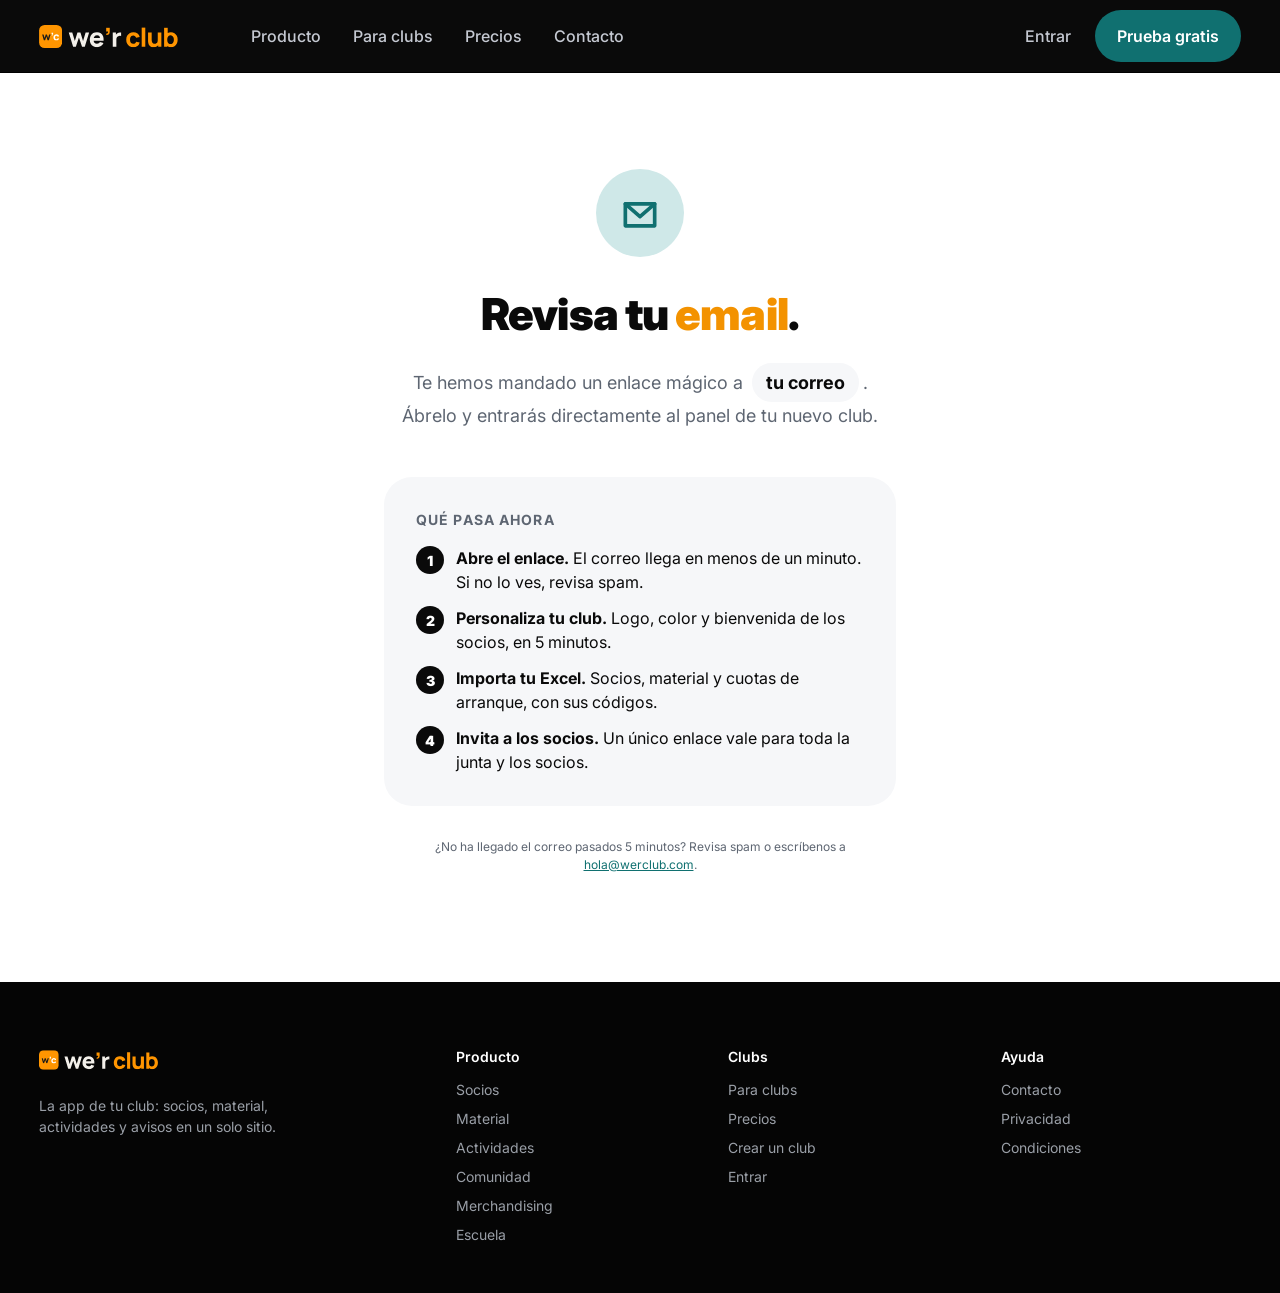
<file: alta/enviada/index.html>
<!DOCTYPE html>
<html lang="es">
<head>
  <meta charset="UTF-8">
  <meta name="viewport" content="width=device-width, initial-scale=1">
  <title>Revisa tu email — we'r club</title>
  <meta name="description" content="Hemos creado tu club. Revisa tu email: te hemos mandado el enlace para entrar.">
  <meta name="robots" content="noindex, nofollow">
<!-- partial:head -->
  <link rel="icon" type="image/svg+xml" href="/assets/favicon/favicon.svg">
  <link rel="icon" type="image/png" sizes="32x32" href="/assets/favicon/favicon-32.png">
  <link rel="icon" type="image/png" sizes="16x16" href="/assets/favicon/favicon-16.png">
  <link rel="shortcut icon" href="/assets/favicon/favicon.ico">
  <link rel="apple-touch-icon" href="/assets/favicon/apple-touch-icon.png">
  <link rel="manifest" href="/assets/favicon/site.webmanifest">
  <meta name="theme-color" content="#FF9500">
  <meta property="og:type" content="website">
  <meta property="og:site_name" content="we'r club">
  <meta property="og:image" content="https://werclub.com/assets/og-image.jpg">
  <meta property="og:image:width" content="1600">
  <meta property="og:image:height" content="1000">
  <meta name="twitter:card" content="summary_large_image">
  <link rel="preconnect" href="https://fonts.googleapis.com">
  <link rel="preconnect" href="https://fonts.gstatic.com" crossorigin>
  <link rel="stylesheet" href="https://fonts.googleapis.com/css2?family=Inter:wght@400;500;600;700;900&display=swap">
  <link rel="stylesheet" href="/css/main.css">
<!-- /partial:head -->
</head>
<body>

<!-- partial:header -->
<a class="skip-link" href="#contenido">Saltar al contenido</a>
<header class="site-header">
  <div class="container nav">
    <a href="/" class="nav__logo" aria-label="we'r club, ir al inicio"></a>
    <nav class="nav__menu" id="nav-menu" aria-label="Principal">
      <ul class="nav__links">
        <li><a href="/producto/">Producto</a></li>
        <li><a href="/para-clubs/">Para clubs</a></li>
        <li><a href="/precios/">Precios</a></li>
        <li><a href="/contacto/">Contacto</a></li>
      </ul>
      <div class="nav__actions">
        <a href="/entrar/" class="nav__login">Entrar</a>
        <a href="/alta/" class="btn btn--primary">Prueba gratis</a>
      </div>
    </nav>
    <button class="nav__toggle" type="button" aria-label="Abrir menú" aria-expanded="false" aria-controls="nav-menu">
      <svg viewBox="0 0 24 24" fill="none" stroke="currentColor" stroke-width="2.4" stroke-linecap="round" aria-hidden="true"><path d="M4 7h16M4 12h16M4 17h16"/></svg>
    </button>
  </div>
</header>
<!-- /partial:header -->

<main id="contenido">
<section class="sent">
  <div class="container sent__wrap">
    <span class="sent__icon">
      <svg viewBox="0 0 24 24" fill="none" stroke="currentColor" stroke-width="2" stroke-linecap="round" stroke-linejoin="round"><path d="M4 7h16v12H4z"/><path d="M4 7l8 7 8-7"/></svg>
    </span>
    <h1 class="sent__title">Revisa tu <em>email</em>.</h1>
    <p class="sent__lead">Te hemos mandado un enlace mágico a <span class="sent__email" id="sent-email">tu correo</span>. Ábrelo y entrarás directamente al panel de tu nuevo club.</p>

    <div class="sent__steps">
      <h2>Qué pasa ahora</h2>
      <ol>
        <li><div><b>Abre el enlace.</b> El correo llega en menos de un minuto. Si no lo ves, revisa spam.</div></li>
        <li><div><b>Personaliza tu club.</b> Logo, color y bienvenida de los socios, en 5 minutos.</div></li>
        <li><div><b>Importa tu Excel.</b> Socios, material y cuotas de arranque, con sus códigos.</div></li>
        <li><div><b>Invita a los socios.</b> Un único enlace vale para toda la junta y los socios.</div></li>
      </ol>
    </div>

    <p class="alta__disclaimer" style="margin-top: var(--s-6);">
      ¿No ha llegado el correo pasados 5 minutos? Revisa spam o escríbenos a
      <a href="mailto:hola@werclub.com" style="color:var(--c-action); text-decoration: underline;">hola@werclub.com</a>.
    </p>
  </div>
</section>
</main>

<!-- partial:footer -->
<footer class="site-footer">
  <div class="container site-footer__grid">
    <div class="site-footer__brand">
      <a href="/" class="nav__logo site-footer__logo" aria-label="we'r club, ir al inicio"></a>
      <p>La app de tu club: socios, material, actividades y avisos en un solo sitio.</p>
    </div>
    <nav class="site-footer__col" aria-label="Producto">
      <p class="site-footer__title">Producto</p>
      <ul>
        <li><a href="/producto/#socios">Socios</a></li>
        <li><a href="/producto/#material">Material</a></li>
        <li><a href="/producto/#actividades">Actividades</a></li>
        <li><a href="/producto/#comunidad">Comunidad</a></li>
        <li><a href="/producto/#merchandising">Merchandising</a></li>
        <li><a href="/producto/#escuela">Escuela</a></li>
      </ul>
    </nav>
    <nav class="site-footer__col" aria-label="Clubs">
      <p class="site-footer__title">Clubs</p>
      <ul>
        <li><a href="/para-clubs/">Para clubs</a></li>
        <li><a href="/precios/">Precios</a></li>
        <li><a href="/alta/">Crear un club</a></li>
        <li><a href="/entrar/">Entrar</a></li>
      </ul>
    </nav>
    <nav class="site-footer__col" aria-label="Ayuda y legal">
      <p class="site-footer__title">Ayuda</p>
      <ul>
        <li><a href="/contacto/">Contacto</a></li>
        <li><a href="/legal/privacidad/">Privacidad</a></li>
        <li><a href="/legal/condiciones/">Condiciones</a></li>
      </ul>
    </nav>
  </div>
</footer>
<script src="/js/nav.js" defer></script>
<!-- /partial:footer -->
<script>
  // Si venimos del form, muestra el email en la pastilla
  const email = new URLSearchParams(location.search).get('email');
  if (email) {
    document.getElementById('sent-email').textContent = email;
  }
</script>
</body>
</html>
</file>
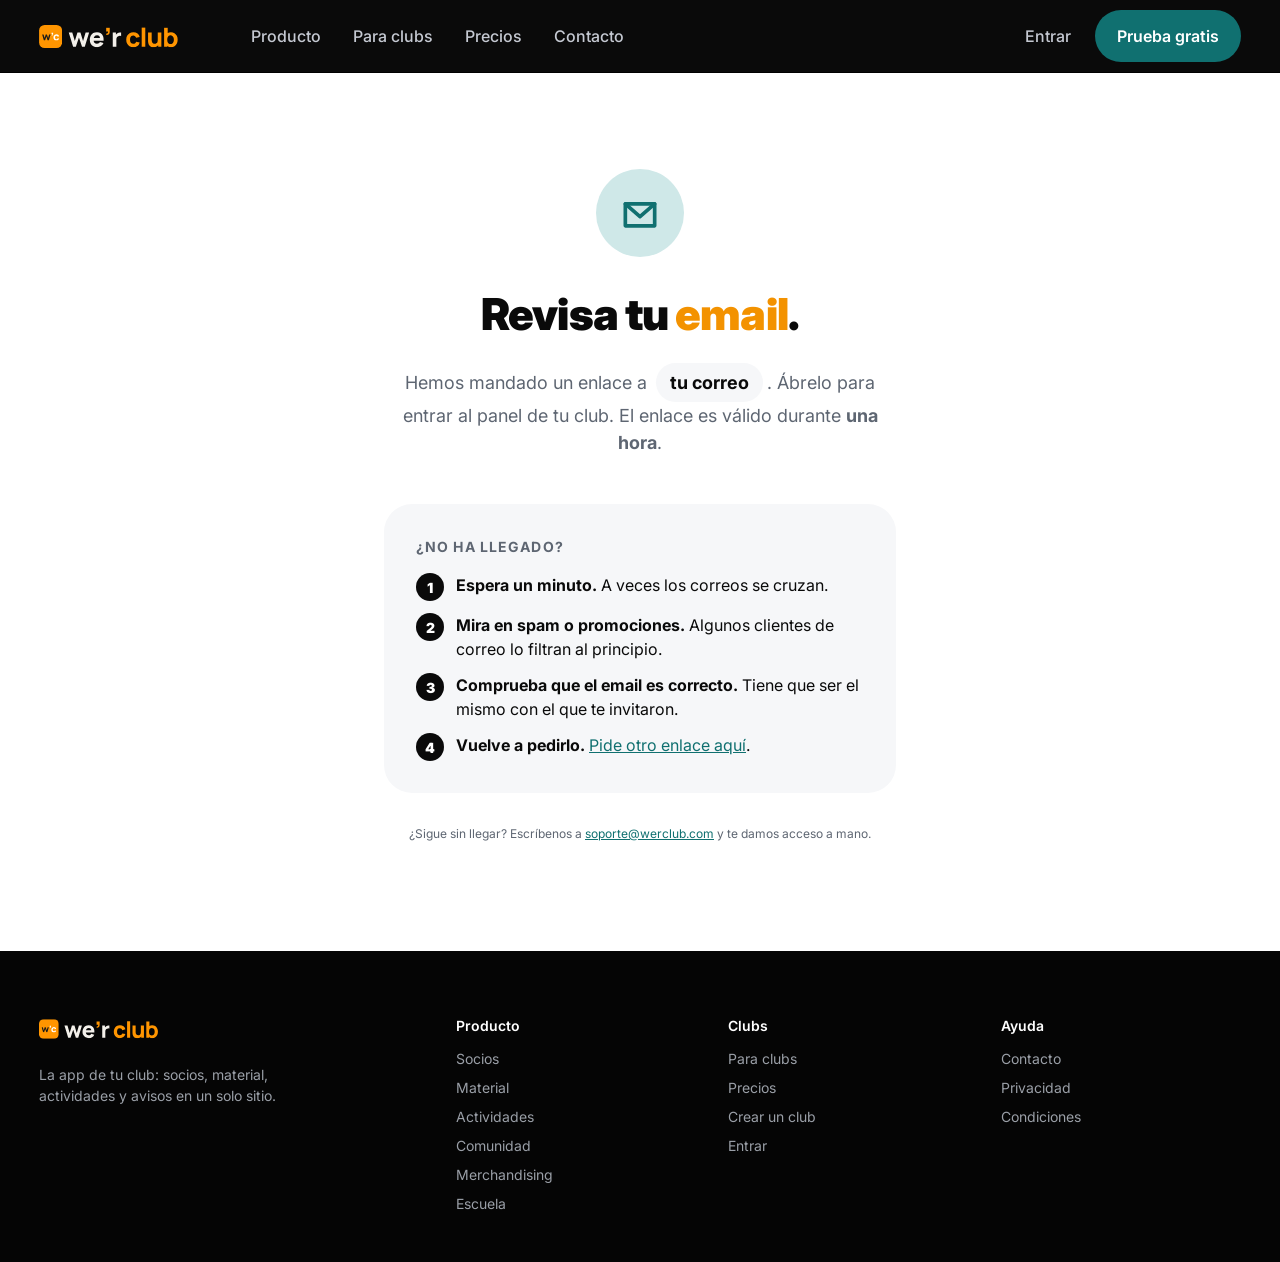
<file: entrar/enviado/index.html>
<!DOCTYPE html>
<html lang="es">
<head>
  <meta charset="UTF-8">
  <meta name="viewport" content="width=device-width, initial-scale=1">
  <title>Revisa tu email — we'r club</title>
  <meta name="description" content="Ya tienes el enlace mágico en tu correo. Ábrelo para entrar al panel de tu club.">
  <meta name="robots" content="noindex, nofollow">
<!-- partial:head -->
  <link rel="icon" type="image/svg+xml" href="/assets/favicon/favicon.svg">
  <link rel="icon" type="image/png" sizes="32x32" href="/assets/favicon/favicon-32.png">
  <link rel="icon" type="image/png" sizes="16x16" href="/assets/favicon/favicon-16.png">
  <link rel="shortcut icon" href="/assets/favicon/favicon.ico">
  <link rel="apple-touch-icon" href="/assets/favicon/apple-touch-icon.png">
  <link rel="manifest" href="/assets/favicon/site.webmanifest">
  <meta name="theme-color" content="#FF9500">
  <meta property="og:type" content="website">
  <meta property="og:site_name" content="we'r club">
  <meta property="og:image" content="https://werclub.com/assets/og-image.jpg">
  <meta property="og:image:width" content="1600">
  <meta property="og:image:height" content="1000">
  <meta name="twitter:card" content="summary_large_image">
  <link rel="preconnect" href="https://fonts.googleapis.com">
  <link rel="preconnect" href="https://fonts.gstatic.com" crossorigin>
  <link rel="stylesheet" href="https://fonts.googleapis.com/css2?family=Inter:wght@400;500;600;700;900&display=swap">
  <link rel="stylesheet" href="/css/main.css">
<!-- /partial:head -->
</head>
<body>

<!-- partial:header -->
<a class="skip-link" href="#contenido">Saltar al contenido</a>
<header class="site-header">
  <div class="container nav">
    <a href="/" class="nav__logo" aria-label="we'r club, ir al inicio"></a>
    <nav class="nav__menu" id="nav-menu" aria-label="Principal">
      <ul class="nav__links">
        <li><a href="/producto/">Producto</a></li>
        <li><a href="/para-clubs/">Para clubs</a></li>
        <li><a href="/precios/">Precios</a></li>
        <li><a href="/contacto/">Contacto</a></li>
      </ul>
      <div class="nav__actions">
        <a href="/entrar/" class="nav__login">Entrar</a>
        <a href="/alta/" class="btn btn--primary">Prueba gratis</a>
      </div>
    </nav>
    <button class="nav__toggle" type="button" aria-label="Abrir menú" aria-expanded="false" aria-controls="nav-menu">
      <svg viewBox="0 0 24 24" fill="none" stroke="currentColor" stroke-width="2.4" stroke-linecap="round" aria-hidden="true"><path d="M4 7h16M4 12h16M4 17h16"/></svg>
    </button>
  </div>
</header>
<!-- /partial:header -->

<main id="contenido">
<section class="sent">
  <div class="container sent__wrap">
    <span class="sent__icon">
      <svg viewBox="0 0 24 24" fill="none" stroke="currentColor" stroke-width="2" stroke-linecap="round" stroke-linejoin="round"><path d="M4 7h16v12H4z"/><path d="M4 7l8 7 8-7"/></svg>
    </span>
    <h1 class="sent__title">Revisa tu <em>email</em>.</h1>
    <p class="sent__lead">Hemos mandado un enlace a <span class="sent__email" id="sent-email">tu correo</span>. Ábrelo para entrar al panel de tu club. El enlace es válido durante <b>una hora</b>.</p>

    <div class="sent__steps">
      <h2>¿No ha llegado?</h2>
      <ol>
        <li><div><b>Espera un minuto.</b> A veces los correos se cruzan.</div></li>
        <li><div><b>Mira en spam o promociones.</b> Algunos clientes de correo lo filtran al principio.</div></li>
        <li><div><b>Comprueba que el email es correcto.</b> Tiene que ser el mismo con el que te invitaron.</div></li>
        <li><div><b>Vuelve a pedirlo.</b> <a href="/entrar/" style="color:var(--c-action); text-decoration: underline;">Pide otro enlace aquí</a>.</div></li>
      </ol>
    </div>

    <p class="alta__disclaimer" style="margin-top: var(--s-6);">
      ¿Sigue sin llegar? Escríbenos a
      <a href="mailto:soporte@werclub.com" style="color:var(--c-action); text-decoration: underline;">soporte@werclub.com</a>
      y te damos acceso a mano.
    </p>
  </div>
</section>
</main>

<!-- partial:footer -->
<footer class="site-footer">
  <div class="container site-footer__grid">
    <div class="site-footer__brand">
      <a href="/" class="nav__logo site-footer__logo" aria-label="we'r club, ir al inicio"></a>
      <p>La app de tu club: socios, material, actividades y avisos en un solo sitio.</p>
    </div>
    <nav class="site-footer__col" aria-label="Producto">
      <p class="site-footer__title">Producto</p>
      <ul>
        <li><a href="/producto/#socios">Socios</a></li>
        <li><a href="/producto/#material">Material</a></li>
        <li><a href="/producto/#actividades">Actividades</a></li>
        <li><a href="/producto/#comunidad">Comunidad</a></li>
        <li><a href="/producto/#merchandising">Merchandising</a></li>
        <li><a href="/producto/#escuela">Escuela</a></li>
      </ul>
    </nav>
    <nav class="site-footer__col" aria-label="Clubs">
      <p class="site-footer__title">Clubs</p>
      <ul>
        <li><a href="/para-clubs/">Para clubs</a></li>
        <li><a href="/precios/">Precios</a></li>
        <li><a href="/alta/">Crear un club</a></li>
        <li><a href="/entrar/">Entrar</a></li>
      </ul>
    </nav>
    <nav class="site-footer__col" aria-label="Ayuda y legal">
      <p class="site-footer__title">Ayuda</p>
      <ul>
        <li><a href="/contacto/">Contacto</a></li>
        <li><a href="/legal/privacidad/">Privacidad</a></li>
        <li><a href="/legal/condiciones/">Condiciones</a></li>
      </ul>
    </nav>
  </div>
</footer>
<script src="/js/nav.js" defer></script>
<!-- /partial:footer -->
<script>
  const email = new URLSearchParams(location.search).get('email');
  if (email) document.getElementById('sent-email').textContent = email;
</script>
</body>
</html>
</file>
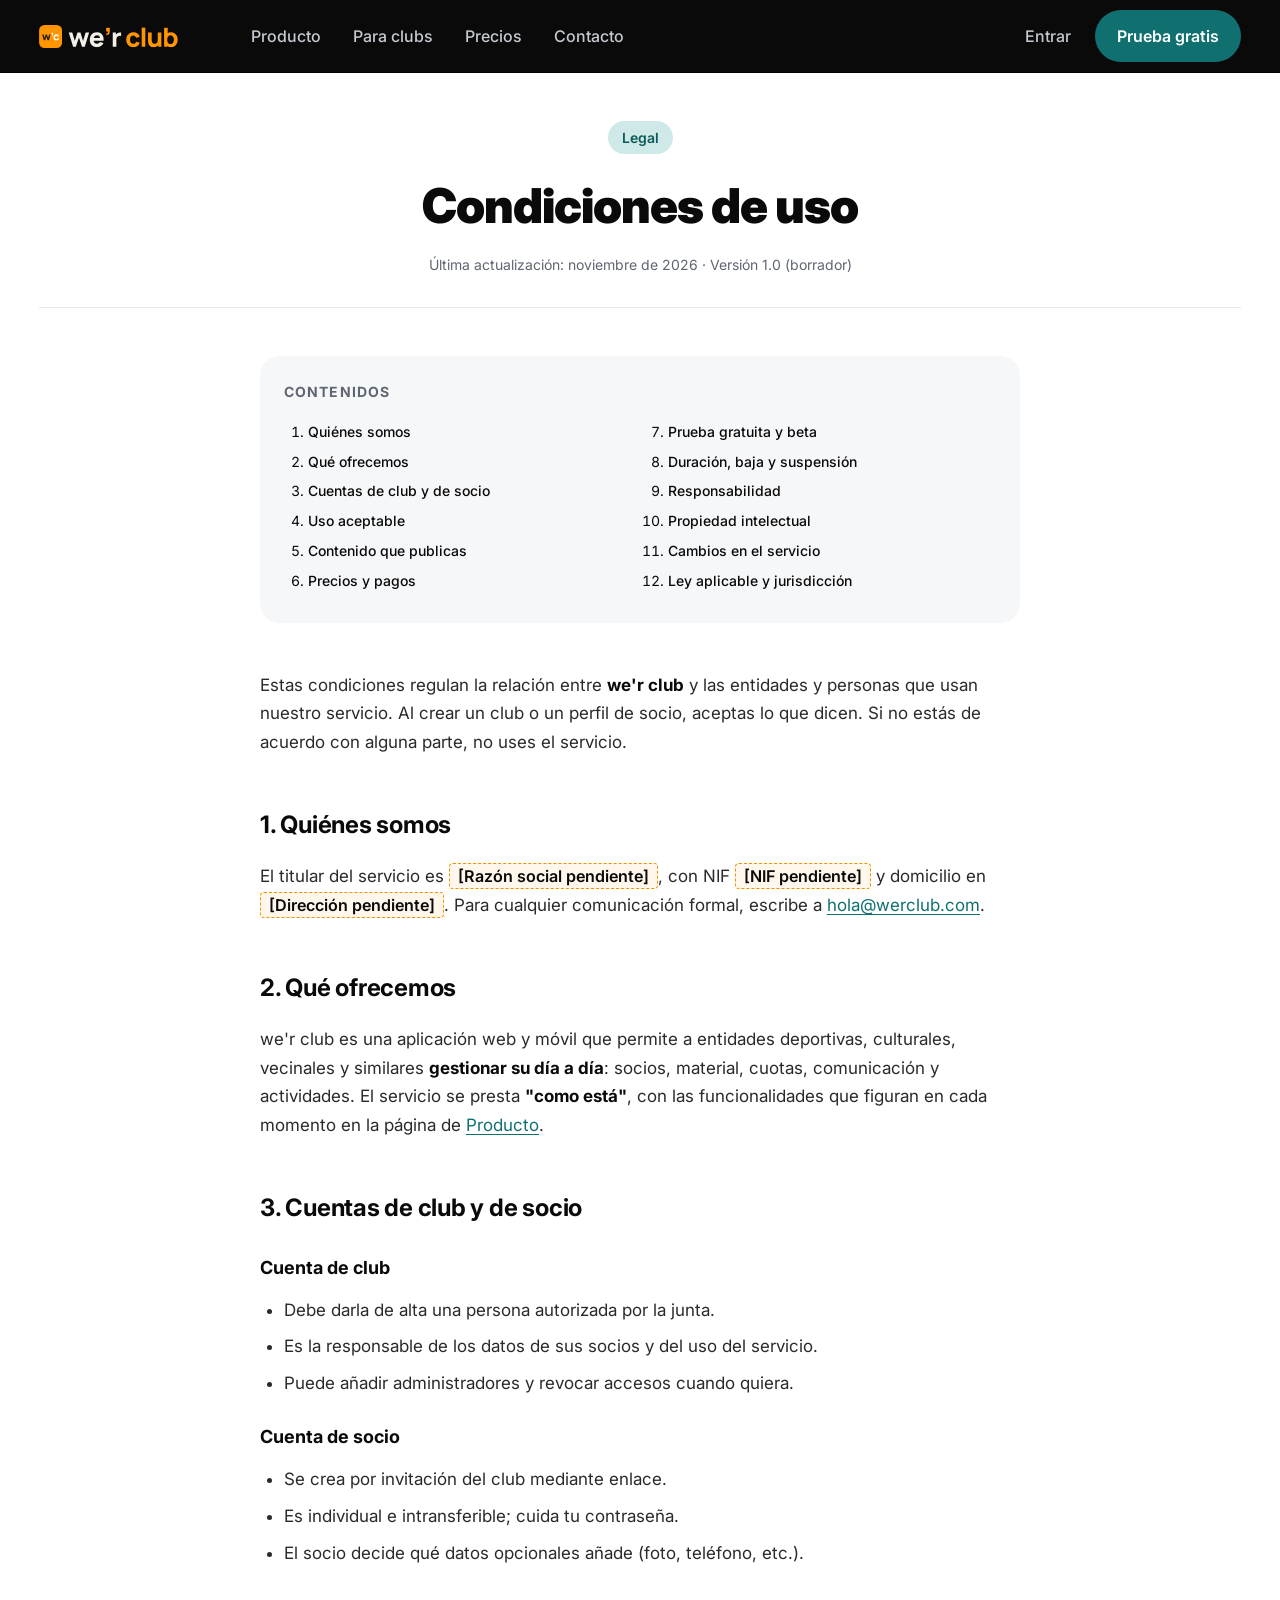
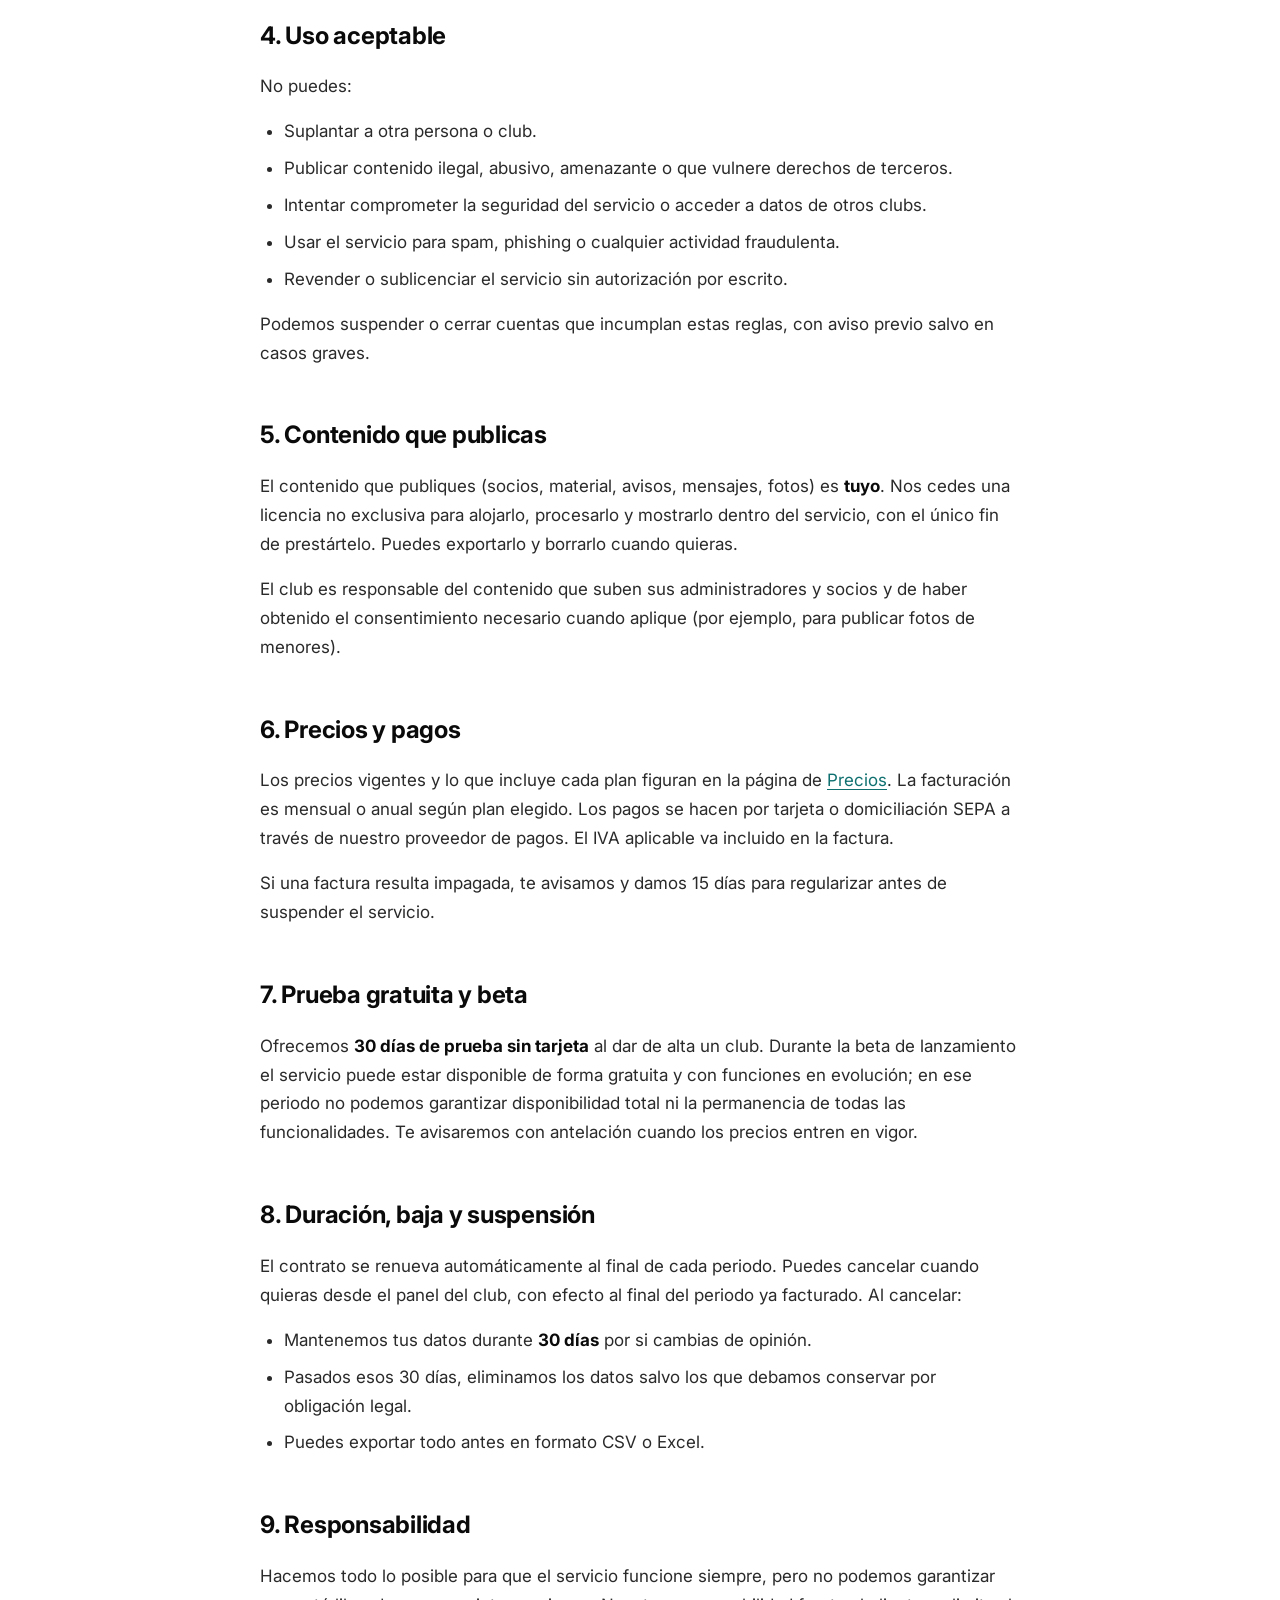
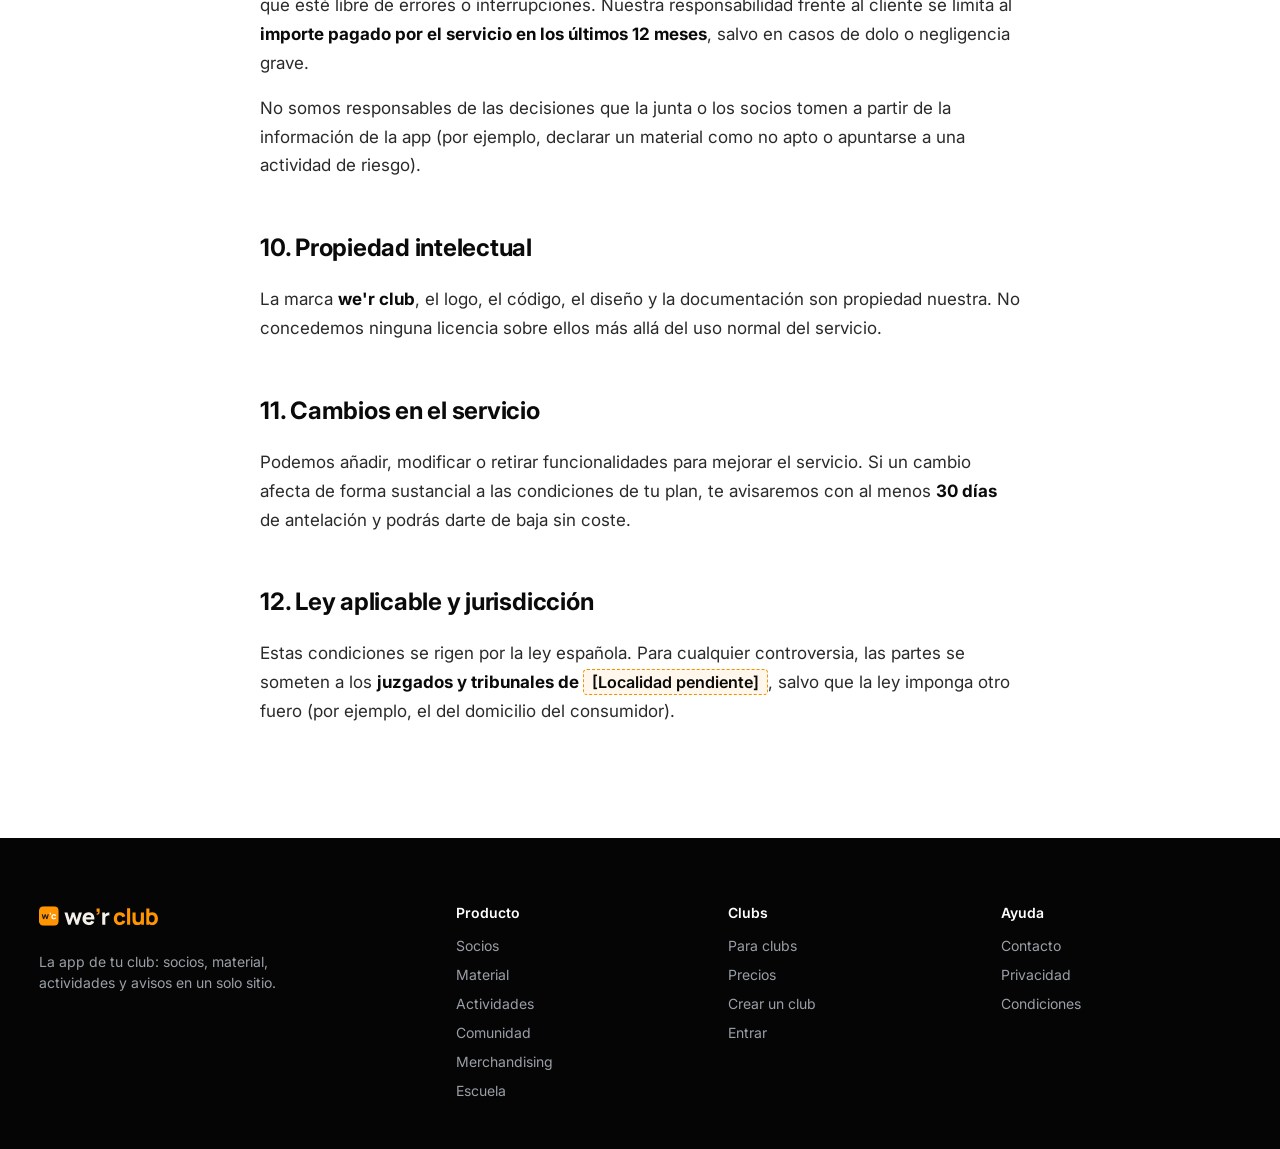
<file: legal/condiciones/index.html>
<!DOCTYPE html>
<html lang="es">
<head>
  <meta charset="UTF-8">
  <meta name="viewport" content="width=device-width, initial-scale=1">
  <title>Condiciones de uso — we'r club</title>
  <meta name="description" content="Condiciones generales del servicio we'r club: qué ofrecemos, qué esperamos de ti, cómo se paga y cómo se termina.">
  <meta name="robots" content="index, follow">
<!-- partial:head -->
  <link rel="icon" type="image/svg+xml" href="/assets/favicon/favicon.svg">
  <link rel="icon" type="image/png" sizes="32x32" href="/assets/favicon/favicon-32.png">
  <link rel="icon" type="image/png" sizes="16x16" href="/assets/favicon/favicon-16.png">
  <link rel="shortcut icon" href="/assets/favicon/favicon.ico">
  <link rel="apple-touch-icon" href="/assets/favicon/apple-touch-icon.png">
  <link rel="manifest" href="/assets/favicon/site.webmanifest">
  <meta name="theme-color" content="#FF9500">
  <meta property="og:type" content="website">
  <meta property="og:site_name" content="we'r club">
  <meta property="og:image" content="https://werclub.com/assets/og-image.jpg">
  <meta property="og:image:width" content="1600">
  <meta property="og:image:height" content="1000">
  <meta name="twitter:card" content="summary_large_image">
  <link rel="preconnect" href="https://fonts.googleapis.com">
  <link rel="preconnect" href="https://fonts.gstatic.com" crossorigin>
  <link rel="stylesheet" href="https://fonts.googleapis.com/css2?family=Inter:wght@400;500;600;700;900&display=swap">
  <link rel="stylesheet" href="/css/main.css">
<!-- /partial:head -->
</head>
<body>

<!-- partial:header -->
<a class="skip-link" href="#contenido">Saltar al contenido</a>
<header class="site-header">
  <div class="container nav">
    <a href="/" class="nav__logo" aria-label="we'r club, ir al inicio"></a>
    <nav class="nav__menu" id="nav-menu" aria-label="Principal">
      <ul class="nav__links">
        <li><a href="/producto/">Producto</a></li>
        <li><a href="/para-clubs/">Para clubs</a></li>
        <li><a href="/precios/">Precios</a></li>
        <li><a href="/contacto/">Contacto</a></li>
      </ul>
      <div class="nav__actions">
        <a href="/entrar/" class="nav__login">Entrar</a>
        <a href="/alta/" class="btn btn--primary">Prueba gratis</a>
      </div>
    </nav>
    <button class="nav__toggle" type="button" aria-label="Abrir menú" aria-expanded="false" aria-controls="nav-menu">
      <svg viewBox="0 0 24 24" fill="none" stroke="currentColor" stroke-width="2.4" stroke-linecap="round" aria-hidden="true"><path d="M4 7h16M4 12h16M4 17h16"/></svg>
    </button>
  </div>
</header>
<!-- /partial:header -->

<main id="contenido">
<section class="legal">
  <div class="container">
    <div class="legal__hero">
      <span class="chip">Legal</span>
      <h1 class="legal__title">Condiciones de uso</h1>
      <p class="legal__updated">Última actualización: noviembre de 2026 · Versión 1.0 (borrador)</p>
    </div>

    <div class="legal__body">
      <div class="legal__index">
        <p class="legal__index-title">Contenidos</p>
        <ol>
          <li><a href="#partes">Quiénes somos</a></li>
          <li><a href="#que-ofrecemos">Qué ofrecemos</a></li>
          <li><a href="#cuentas">Cuentas de club y de socio</a></li>
          <li><a href="#uso-aceptable">Uso aceptable</a></li>
          <li><a href="#contenido">Contenido que publicas</a></li>
          <li><a href="#precios">Precios y pagos</a></li>
          <li><a href="#prueba">Prueba gratuita y beta</a></li>
          <li><a href="#duracion">Duración, baja y suspensión</a></li>
          <li><a href="#responsabilidad">Responsabilidad</a></li>
          <li><a href="#propiedad">Propiedad intelectual</a></li>
          <li><a href="#cambios">Cambios en el servicio</a></li>
          <li><a href="#ley">Ley aplicable y jurisdicción</a></li>
        </ol>
      </div>

      <p>Estas condiciones regulan la relación entre <strong>we'r club</strong> y las entidades y personas que usan nuestro servicio. Al crear un club o un perfil de socio, aceptas lo que dicen. Si no estás de acuerdo con alguna parte, no uses el servicio.</p>

      <h2 id="partes">1. Quiénes somos</h2>
      <p>El titular del servicio es <span class="legal__placeholder">[Razón social pendiente]</span>, con NIF <span class="legal__placeholder">[NIF pendiente]</span> y domicilio en <span class="legal__placeholder">[Dirección pendiente]</span>. Para cualquier comunicación formal, escribe a <a href="mailto:hola@werclub.com">hola@werclub.com</a>.</p>

      <h2 id="que-ofrecemos">2. Qué ofrecemos</h2>
      <p>we'r club es una aplicación web y móvil que permite a entidades deportivas, culturales, vecinales y similares <strong>gestionar su día a día</strong>: socios, material, cuotas, comunicación y actividades. El servicio se presta <strong>"como está"</strong>, con las funcionalidades que figuran en cada momento en la página de <a href="/producto/">Producto</a>.</p>

      <h2 id="cuentas">3. Cuentas de club y de socio</h2>
      <h3>Cuenta de club</h3>
      <ul>
        <li>Debe darla de alta una persona autorizada por la junta.</li>
        <li>Es la responsable de los datos de sus socios y del uso del servicio.</li>
        <li>Puede añadir administradores y revocar accesos cuando quiera.</li>
      </ul>
      <h3>Cuenta de socio</h3>
      <ul>
        <li>Se crea por invitación del club mediante enlace.</li>
        <li>Es individual e intransferible; cuida tu contraseña.</li>
        <li>El socio decide qué datos opcionales añade (foto, teléfono, etc.).</li>
      </ul>

      <h2 id="uso-aceptable">4. Uso aceptable</h2>
      <p>No puedes:</p>
      <ul>
        <li>Suplantar a otra persona o club.</li>
        <li>Publicar contenido ilegal, abusivo, amenazante o que vulnere derechos de terceros.</li>
        <li>Intentar comprometer la seguridad del servicio o acceder a datos de otros clubs.</li>
        <li>Usar el servicio para spam, phishing o cualquier actividad fraudulenta.</li>
        <li>Revender o sublicenciar el servicio sin autorización por escrito.</li>
      </ul>
      <p>Podemos suspender o cerrar cuentas que incumplan estas reglas, con aviso previo salvo en casos graves.</p>

      <h2 id="contenido">5. Contenido que publicas</h2>
      <p>El contenido que publiques (socios, material, avisos, mensajes, fotos) es <strong>tuyo</strong>. Nos cedes una licencia no exclusiva para alojarlo, procesarlo y mostrarlo dentro del servicio, con el único fin de prestártelo. Puedes exportarlo y borrarlo cuando quieras.</p>
      <p>El club es responsable del contenido que suben sus administradores y socios y de haber obtenido el consentimiento necesario cuando aplique (por ejemplo, para publicar fotos de menores).</p>

      <h2 id="precios">6. Precios y pagos</h2>
      <p>Los precios vigentes y lo que incluye cada plan figuran en la página de <a href="/precios/">Precios</a>. La facturación es mensual o anual según plan elegido. Los pagos se hacen por tarjeta o domiciliación SEPA a través de nuestro proveedor de pagos. El IVA aplicable va incluido en la factura.</p>
      <p>Si una factura resulta impagada, te avisamos y damos 15 días para regularizar antes de suspender el servicio.</p>

      <h2 id="prueba">7. Prueba gratuita y beta</h2>
      <p>Ofrecemos <strong>30 días de prueba sin tarjeta</strong> al dar de alta un club. Durante la beta de lanzamiento el servicio puede estar disponible de forma gratuita y con funciones en evolución; en ese periodo no podemos garantizar disponibilidad total ni la permanencia de todas las funcionalidades. Te avisaremos con antelación cuando los precios entren en vigor.</p>

      <h2 id="duracion">8. Duración, baja y suspensión</h2>
      <p>El contrato se renueva automáticamente al final de cada periodo. Puedes cancelar cuando quieras desde el panel del club, con efecto al final del periodo ya facturado. Al cancelar:</p>
      <ul>
        <li>Mantenemos tus datos durante <strong>30 días</strong> por si cambias de opinión.</li>
        <li>Pasados esos 30 días, eliminamos los datos salvo los que debamos conservar por obligación legal.</li>
        <li>Puedes exportar todo antes en formato CSV o Excel.</li>
      </ul>

      <h2 id="responsabilidad">9. Responsabilidad</h2>
      <p>Hacemos todo lo posible para que el servicio funcione siempre, pero no podemos garantizar que esté libre de errores o interrupciones. Nuestra responsabilidad frente al cliente se limita al <strong>importe pagado por el servicio en los últimos 12 meses</strong>, salvo en casos de dolo o negligencia grave.</p>
      <p>No somos responsables de las decisiones que la junta o los socios tomen a partir de la información de la app (por ejemplo, declarar un material como no apto o apuntarse a una actividad de riesgo).</p>

      <h2 id="propiedad">10. Propiedad intelectual</h2>
      <p>La marca <strong>we'r club</strong>, el logo, el código, el diseño y la documentación son propiedad nuestra. No concedemos ninguna licencia sobre ellos más allá del uso normal del servicio.</p>

      <h2 id="cambios">11. Cambios en el servicio</h2>
      <p>Podemos añadir, modificar o retirar funcionalidades para mejorar el servicio. Si un cambio afecta de forma sustancial a las condiciones de tu plan, te avisaremos con al menos <strong>30 días</strong> de antelación y podrás darte de baja sin coste.</p>

      <h2 id="ley">12. Ley aplicable y jurisdicción</h2>
      <p>Estas condiciones se rigen por la ley española. Para cualquier controversia, las partes se someten a los <strong>juzgados y tribunales de <span class="legal__placeholder">[Localidad pendiente]</span></strong>, salvo que la ley imponga otro fuero (por ejemplo, el del domicilio del consumidor).</p>
    </div>
  </div>
</section>
</main>

<!-- partial:footer -->
<footer class="site-footer">
  <div class="container site-footer__grid">
    <div class="site-footer__brand">
      <a href="/" class="nav__logo site-footer__logo" aria-label="we'r club, ir al inicio"></a>
      <p>La app de tu club: socios, material, actividades y avisos en un solo sitio.</p>
    </div>
    <nav class="site-footer__col" aria-label="Producto">
      <p class="site-footer__title">Producto</p>
      <ul>
        <li><a href="/producto/#socios">Socios</a></li>
        <li><a href="/producto/#material">Material</a></li>
        <li><a href="/producto/#actividades">Actividades</a></li>
        <li><a href="/producto/#comunidad">Comunidad</a></li>
        <li><a href="/producto/#merchandising">Merchandising</a></li>
        <li><a href="/producto/#escuela">Escuela</a></li>
      </ul>
    </nav>
    <nav class="site-footer__col" aria-label="Clubs">
      <p class="site-footer__title">Clubs</p>
      <ul>
        <li><a href="/para-clubs/">Para clubs</a></li>
        <li><a href="/precios/">Precios</a></li>
        <li><a href="/alta/">Crear un club</a></li>
        <li><a href="/entrar/">Entrar</a></li>
      </ul>
    </nav>
    <nav class="site-footer__col" aria-label="Ayuda y legal">
      <p class="site-footer__title">Ayuda</p>
      <ul>
        <li><a href="/contacto/">Contacto</a></li>
        <li><a href="/legal/privacidad/">Privacidad</a></li>
        <li><a href="/legal/condiciones/">Condiciones</a></li>
      </ul>
    </nav>
  </div>
</footer>
<script src="/js/nav.js" defer></script>
<!-- /partial:footer -->

</body>
</html>
</file>
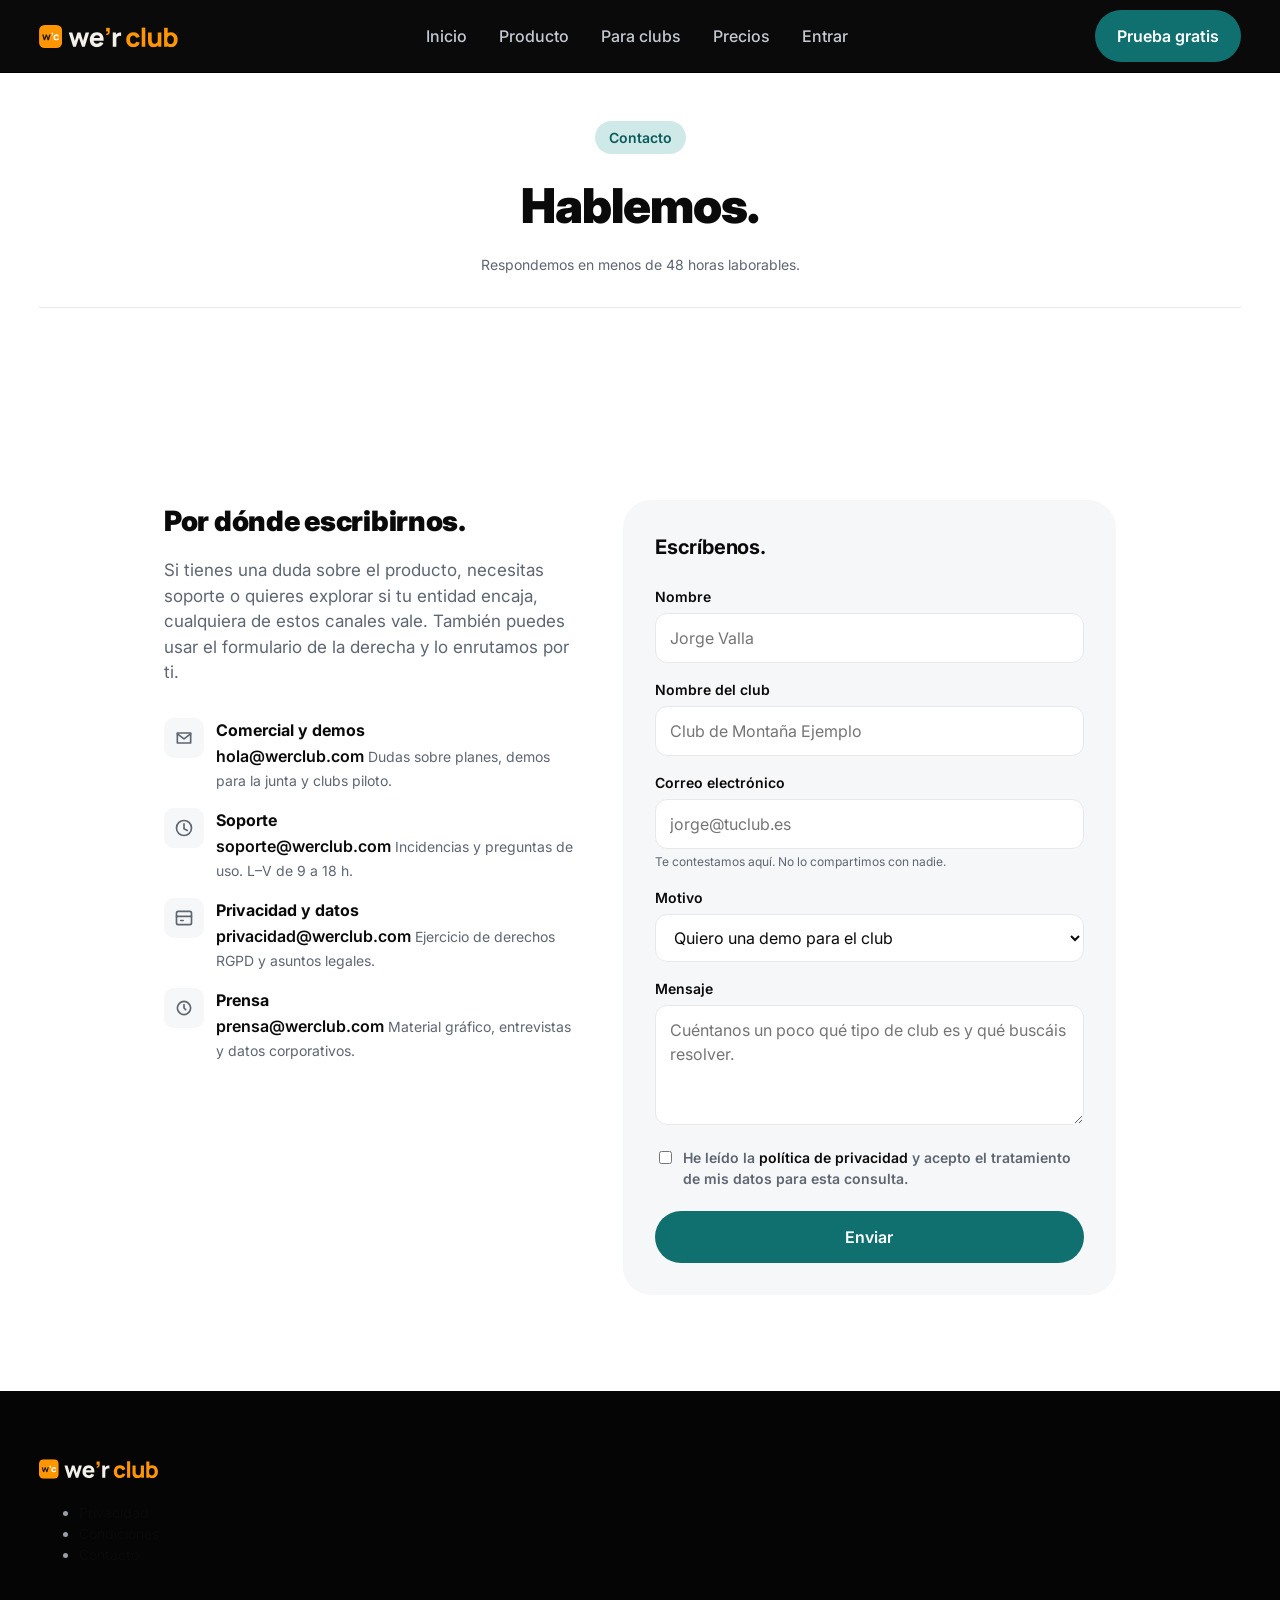
<file: legal/contacto/index.html>
<!DOCTYPE html>
<html lang="es">
<head>
  <meta charset="UTF-8">
  <meta name="viewport" content="width=device-width, initial-scale=1">
  <title>Contacto — we'r club</title>
  <meta name="description" content="Ponte en contacto con we'r club: comercial, soporte, prensa y canal legal.">
  <meta name="robots" content="index, follow">
  <link rel="icon" type="image/svg+xml" href="/assets/favicon/favicon.svg">
  <link rel="icon" type="image/png" sizes="32x32" href="/assets/favicon/favicon-32.png">
  <link rel="icon" type="image/png" sizes="16x16" href="/assets/favicon/favicon-16.png">
  <link rel="shortcut icon" href="/assets/favicon/favicon.ico">
  <link rel="apple-touch-icon" href="/assets/favicon/apple-touch-icon.png">
  <link rel="manifest" href="/assets/favicon/site.webmanifest">
  <meta name="theme-color" content="#FF9500">
  <meta property="og:type" content="website">
  <meta property="og:site_name" content="we'r club">
  <meta property="og:image" content="https://werclub.com/assets/og-image.jpg">
  <meta property="og:image:width" content="1600">
  <meta property="og:image:height" content="1000">
  <meta name="twitter:card" content="summary_large_image">
  <link rel="preconnect" href="https://fonts.googleapis.com">
  <link rel="preconnect" href="https://fonts.gstatic.com" crossorigin>
  <link rel="stylesheet" href="https://fonts.googleapis.com/css2?family=Inter:wght@400;500;600;700;900&display=swap">
  <link rel="stylesheet" href="../../css/main.css">
</head>
<body>

<header class="site-header">
  <div class="container nav">
    <a href="/" class="nav__logo">
      <span class="nav__logo-badge">wc</span>
      <span class="nav__logo-text"><b>we'r</b> <span>club</span></span>
    </a>
    <nav>
      <ul class="nav__links">
        <li><a href="/">Inicio</a></li>
        <li><a href="/producto/">Producto</a></li>
        <li><a href="/para-clubs/">Para clubs</a></li>
        <li><a href="/precios/">Precios</a></li>
        <li><a href="/entrar/">Entrar</a></li>
      </ul>
    </nav>
    <div class="nav__cta">
      <a href="/alta" class="btn btn--primary">Prueba gratis</a>
      <button class="nav__toggle" aria-label="Abrir menú">
        <svg viewBox="0 0 24 24" fill="none" stroke="currentColor" stroke-width="2.4" stroke-linecap="round"><path d="M4 7h16M4 12h16M4 17h16"/></svg>
      </button>
    </div>
  </div>
</header>

<main>
<section class="legal">
  <div class="container">
    <div class="legal__hero">
      <span class="chip">Contacto</span>
      <h1 class="legal__title">Hablemos.</h1>
      <p class="legal__updated">Respondemos en menos de 48 horas laborables.</p>
    </div>
  </div>
</section>

<section class="contact">
  <div class="container contact__grid">

    <div class="contact__info">
      <h2>Por dónde escribirnos.</h2>
      <p>Si tienes una duda sobre el producto, necesitas soporte o quieres explorar si tu entidad encaja, cualquiera de estos canales vale. También puedes usar el formulario de la derecha y lo enrutamos por ti.</p>

      <div class="contact__methods">
        <div class="contact__method">
          <span class="contact__method-icon">
            <svg viewBox="0 0 24 24" fill="none" stroke="currentColor" stroke-width="2" stroke-linecap="round" stroke-linejoin="round"><path d="M4 6h16v12H4z"/><path d="M4 7l8 6 8-6"/></svg>
          </span>
          <div>
            <b>Comercial y demos</b>
            <a href="mailto:hola@werclub.com">hola@werclub.com</a>
            <span>Dudas sobre planes, demos para la junta y clubs piloto.</span>
          </div>
        </div>

        <div class="contact__method">
          <span class="contact__method-icon">
            <svg viewBox="0 0 24 24" fill="none" stroke="currentColor" stroke-width="2" stroke-linecap="round" stroke-linejoin="round"><circle cx="12" cy="12" r="9"/><path d="M12 7v6l4 2"/></svg>
          </span>
          <div>
            <b>Soporte</b>
            <a href="mailto:soporte@werclub.com">soporte@werclub.com</a>
            <span>Incidencias y preguntas de uso. L–V de 9 a 18 h.</span>
          </div>
        </div>

        <div class="contact__method">
          <span class="contact__method-icon">
            <svg viewBox="0 0 24 24" fill="none" stroke="currentColor" stroke-width="2" stroke-linecap="round" stroke-linejoin="round"><rect x="3" y="4" width="18" height="16" rx="2"/><path d="M3 10h18M8 15h3"/></svg>
          </span>
          <div>
            <b>Privacidad y datos</b>
            <a href="mailto:privacidad@werclub.com">privacidad@werclub.com</a>
            <span>Ejercicio de derechos RGPD y asuntos legales.</span>
          </div>
        </div>

        <div class="contact__method">
          <span class="contact__method-icon">
            <svg viewBox="0 0 24 24" fill="none" stroke="currentColor" stroke-width="2" stroke-linecap="round" stroke-linejoin="round"><path d="M20 12c0 4-4 8-8 8s-8-4-8-8 4-8 8-8 8 4 8 8z"/><path d="M12 8v4l2 2"/></svg>
          </span>
          <div>
            <b>Prensa</b>
            <a href="mailto:prensa@werclub.com">prensa@werclub.com</a>
            <span>Material gráfico, entrevistas y datos corporativos.</span>
          </div>
        </div>
      </div>
    </div>

    <form class="contact__form" action="#" method="post" novalidate>
      <h2 class="contact__form-title">Escríbenos.</h2>

      <div class="field">
        <label for="f-name">Nombre</label>
        <input type="text" id="f-name" name="name" placeholder="Jorge Valla" required>
      </div>

      <div class="field">
        <label for="f-club">Nombre del club</label>
        <input type="text" id="f-club" name="club" placeholder="Club de Montaña Ejemplo">
      </div>

      <div class="field">
        <label for="f-email">Correo electrónico</label>
        <input type="email" id="f-email" name="email" placeholder="jorge@tuclub.es" required>
        <p class="field__hint">Te contestamos aquí. No lo compartimos con nadie.</p>
      </div>

      <div class="field">
        <label for="f-reason">Motivo</label>
        <select id="f-reason" name="reason">
          <option>Quiero una demo para el club</option>
          <option>Tengo una duda sobre precios</option>
          <option>Necesito soporte</option>
          <option>Prensa o colaboración</option>
          <option>Otro</option>
        </select>
      </div>

      <div class="field">
        <label for="f-msg">Mensaje</label>
        <textarea id="f-msg" name="message" placeholder="Cuéntanos un poco qué tipo de club es y qué buscáis resolver."></textarea>
      </div>

      <div class="field field--check">
        <input type="checkbox" id="f-rgpd" required>
        <label for="f-rgpd">He leído la <a href="/legal/privacidad/">política de privacidad</a> y acepto el tratamiento de mis datos para esta consulta.</label>
      </div>

      <button type="submit" class="btn btn--primary" style="width:100%;">Enviar</button>
    </form>

  </div>
</section>
</main>

<footer class="site-footer">
  <div class="container site-footer__row">
    <a href="/" class="nav__logo site-footer__logo">
      <span class="nav__logo-badge">wc</span>
      <span><b>we'r</b> club</span>
    </a>
    <ul class="site-footer__links">
      <li><a href="/legal/privacidad/">Privacidad</a></li>
      <li><a href="/legal/condiciones/">Condiciones</a></li>
      <li><a href="/legal/contacto/">Contacto</a></li>
    </ul>
  </div>
</footer>

<script src="../../js/nav.js" defer></script>
</body>
</html>
</file>
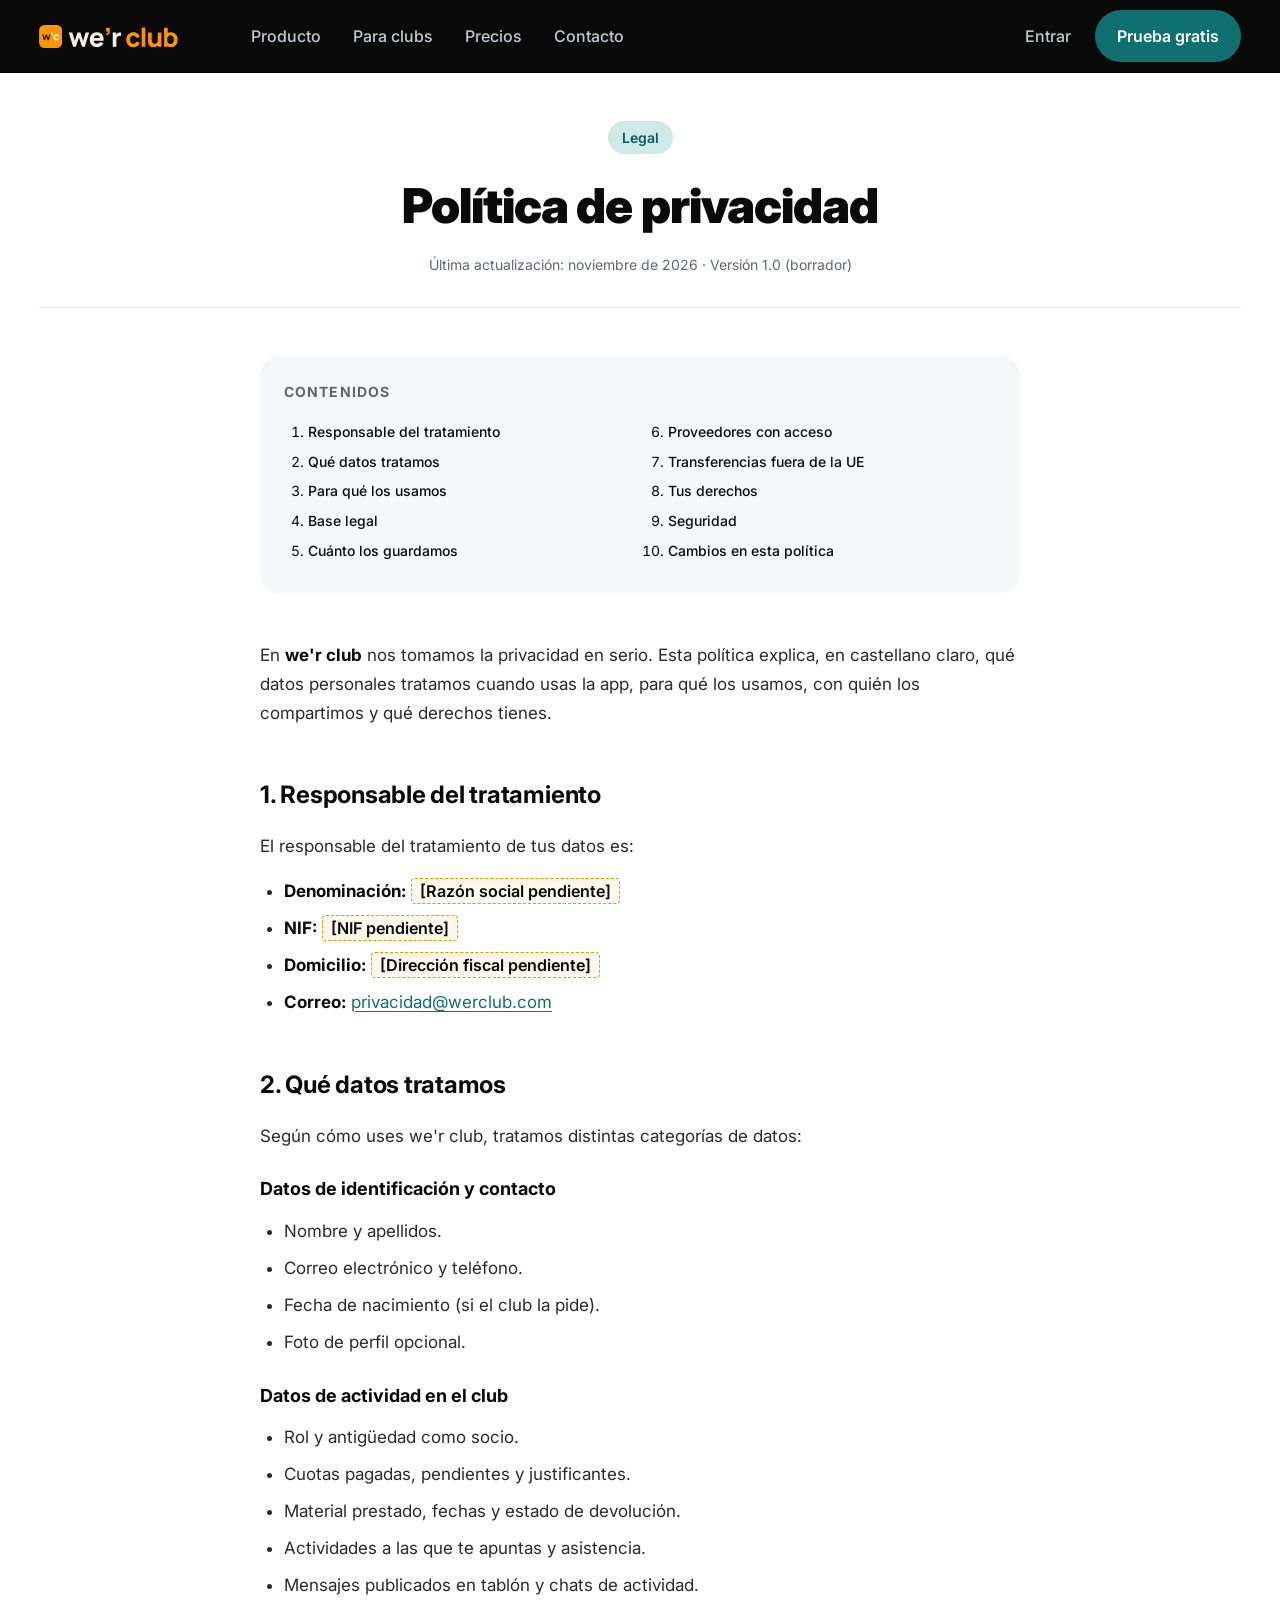
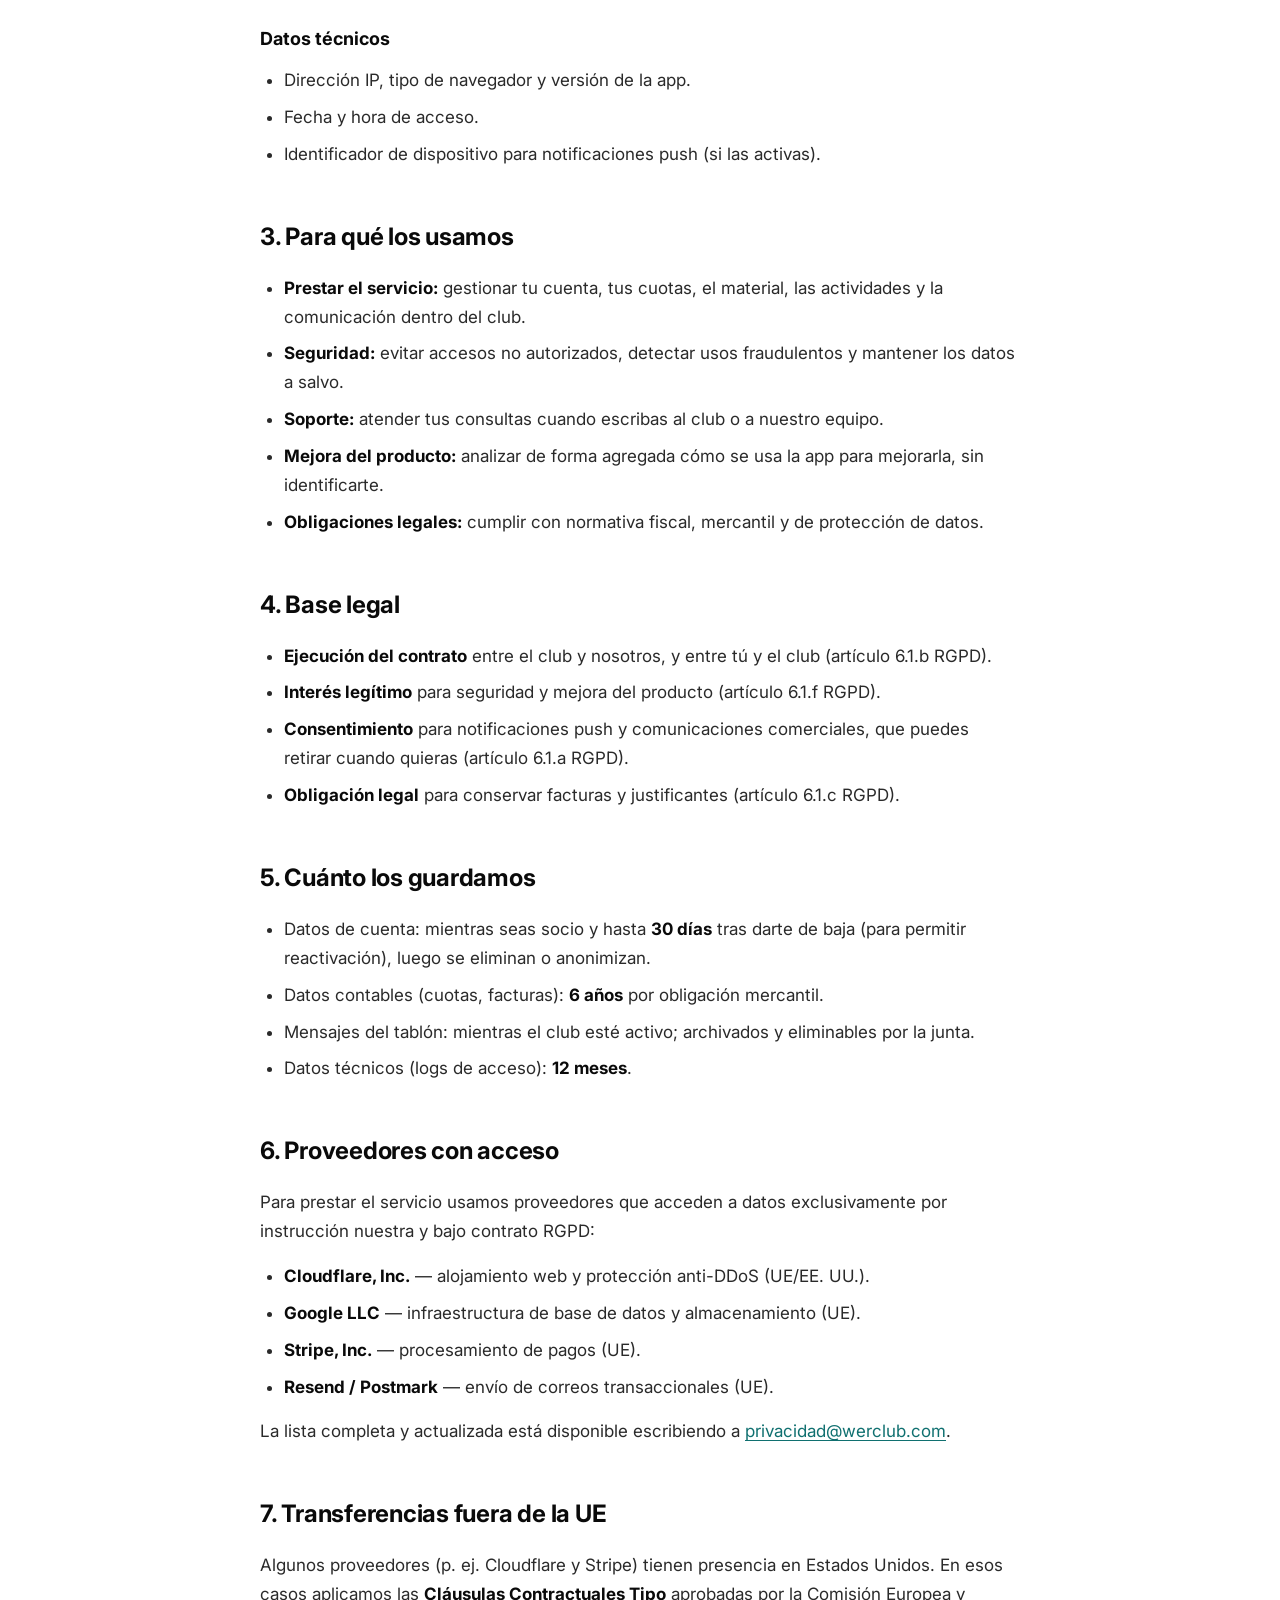
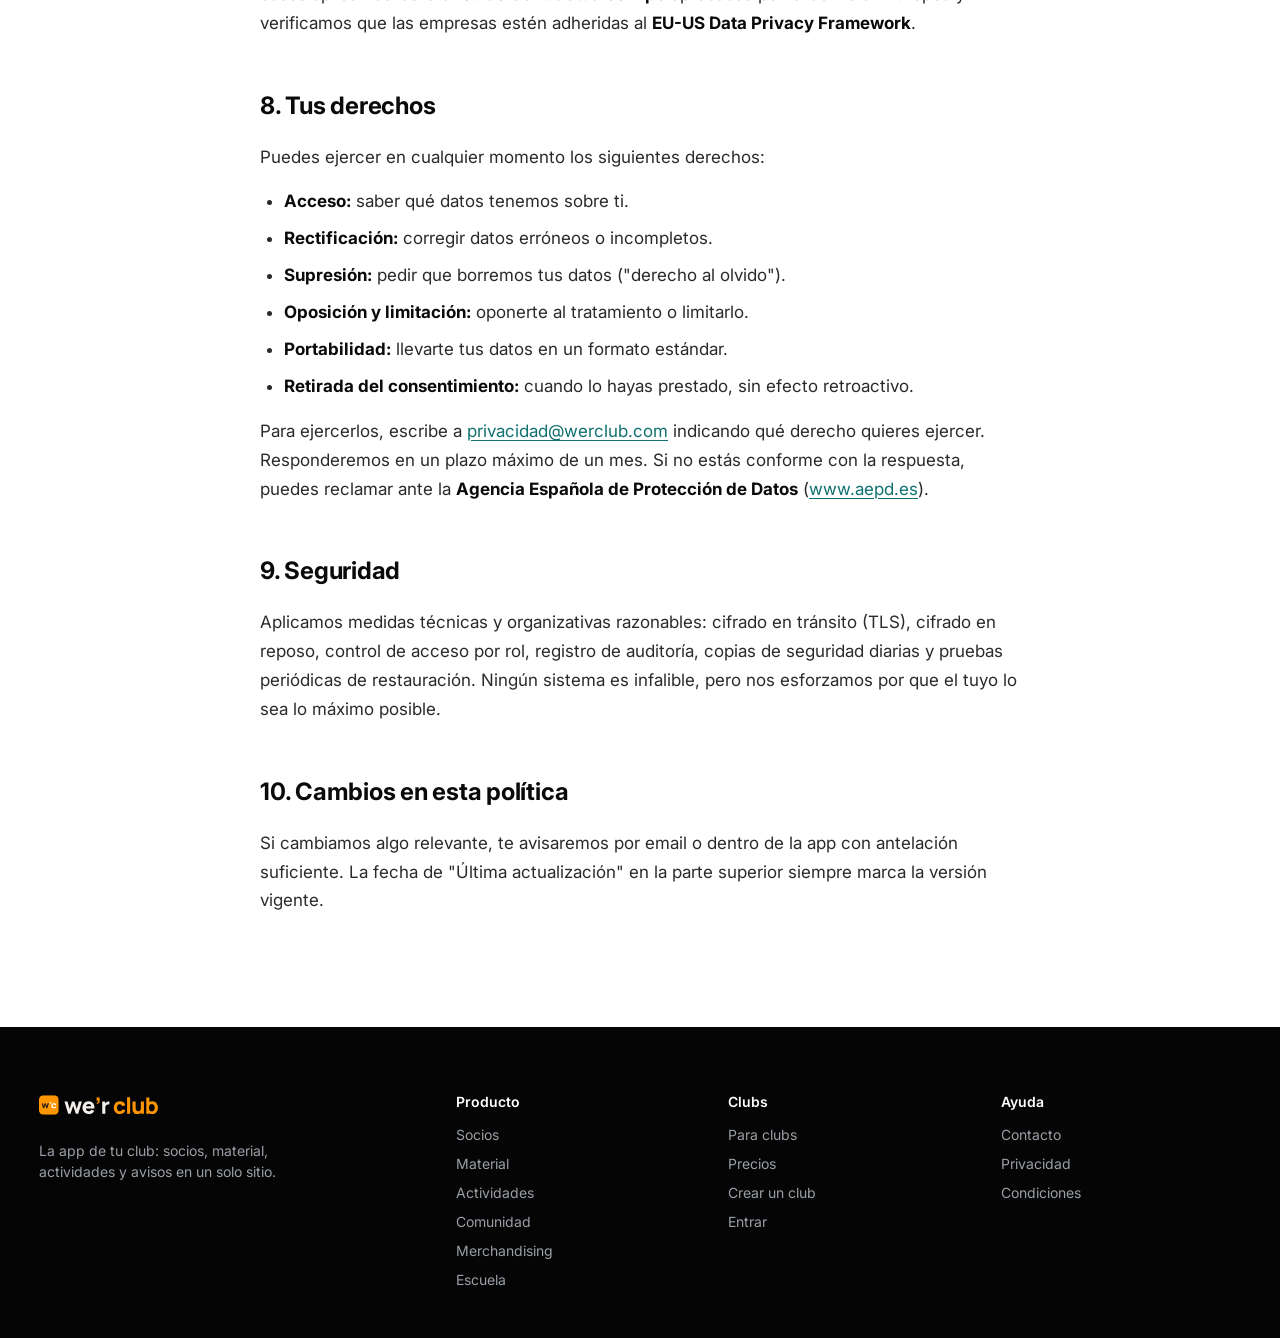
<file: legal/privacidad/index.html>
<!DOCTYPE html>
<html lang="es">
<head>
  <meta charset="UTF-8">
  <meta name="viewport" content="width=device-width, initial-scale=1">
  <title>Política de privacidad — we'r club</title>
  <meta name="description" content="Cómo tratamos los datos personales en we'r club: qué recogemos, para qué, con quién y durante cuánto tiempo.">
  <meta name="robots" content="index, follow">
<!-- partial:head -->
  <link rel="icon" type="image/svg+xml" href="/assets/favicon/favicon.svg">
  <link rel="icon" type="image/png" sizes="32x32" href="/assets/favicon/favicon-32.png">
  <link rel="icon" type="image/png" sizes="16x16" href="/assets/favicon/favicon-16.png">
  <link rel="shortcut icon" href="/assets/favicon/favicon.ico">
  <link rel="apple-touch-icon" href="/assets/favicon/apple-touch-icon.png">
  <link rel="manifest" href="/assets/favicon/site.webmanifest">
  <meta name="theme-color" content="#FF9500">
  <meta property="og:type" content="website">
  <meta property="og:site_name" content="we'r club">
  <meta property="og:image" content="https://werclub.com/assets/og-image.jpg">
  <meta property="og:image:width" content="1600">
  <meta property="og:image:height" content="1000">
  <meta name="twitter:card" content="summary_large_image">
  <link rel="preconnect" href="https://fonts.googleapis.com">
  <link rel="preconnect" href="https://fonts.gstatic.com" crossorigin>
  <link rel="stylesheet" href="https://fonts.googleapis.com/css2?family=Inter:wght@400;500;600;700;900&display=swap">
  <link rel="stylesheet" href="/css/main.css">
<!-- /partial:head -->
</head>
<body>

<!-- partial:header -->
<a class="skip-link" href="#contenido">Saltar al contenido</a>
<header class="site-header">
  <div class="container nav">
    <a href="/" class="nav__logo" aria-label="we'r club, ir al inicio"></a>
    <nav class="nav__menu" id="nav-menu" aria-label="Principal">
      <ul class="nav__links">
        <li><a href="/producto/">Producto</a></li>
        <li><a href="/para-clubs/">Para clubs</a></li>
        <li><a href="/precios/">Precios</a></li>
        <li><a href="/contacto/">Contacto</a></li>
      </ul>
      <div class="nav__actions">
        <a href="/entrar/" class="nav__login">Entrar</a>
        <a href="/alta/" class="btn btn--primary">Prueba gratis</a>
      </div>
    </nav>
    <button class="nav__toggle" type="button" aria-label="Abrir menú" aria-expanded="false" aria-controls="nav-menu">
      <svg viewBox="0 0 24 24" fill="none" stroke="currentColor" stroke-width="2.4" stroke-linecap="round" aria-hidden="true"><path d="M4 7h16M4 12h16M4 17h16"/></svg>
    </button>
  </div>
</header>
<!-- /partial:header -->

<main id="contenido">
<section class="legal">
  <div class="container">
    <div class="legal__hero">
      <span class="chip">Legal</span>
      <h1 class="legal__title">Política de privacidad</h1>
      <p class="legal__updated">Última actualización: noviembre de 2026 · Versión 1.0 (borrador)</p>
    </div>

    <div class="legal__body">
      <div class="legal__index">
        <p class="legal__index-title">Contenidos</p>
        <ol>
          <li><a href="#responsable">Responsable del tratamiento</a></li>
          <li><a href="#datos">Qué datos tratamos</a></li>
          <li><a href="#finalidades">Para qué los usamos</a></li>
          <li><a href="#base-legal">Base legal</a></li>
          <li><a href="#conservacion">Cuánto los guardamos</a></li>
          <li><a href="#encargados">Proveedores con acceso</a></li>
          <li><a href="#transferencias">Transferencias fuera de la UE</a></li>
          <li><a href="#derechos">Tus derechos</a></li>
          <li><a href="#seguridad">Seguridad</a></li>
          <li><a href="#cambios">Cambios en esta política</a></li>
        </ol>
      </div>

      <p>En <strong>we'r club</strong> nos tomamos la privacidad en serio. Esta política explica, en castellano claro, qué datos personales tratamos cuando usas la app, para qué los usamos, con quién los compartimos y qué derechos tienes.</p>

      <h2 id="responsable">1. Responsable del tratamiento</h2>
      <p>El responsable del tratamiento de tus datos es:</p>
      <ul>
        <li><strong>Denominación:</strong> <span class="legal__placeholder">[Razón social pendiente]</span></li>
        <li><strong>NIF:</strong> <span class="legal__placeholder">[NIF pendiente]</span></li>
        <li><strong>Domicilio:</strong> <span class="legal__placeholder">[Dirección fiscal pendiente]</span></li>
        <li><strong>Correo:</strong> <a href="mailto:privacidad@werclub.com">privacidad@werclub.com</a></li>
      </ul>

      <h2 id="datos">2. Qué datos tratamos</h2>
      <p>Según cómo uses we'r club, tratamos distintas categorías de datos:</p>
      <h3>Datos de identificación y contacto</h3>
      <ul>
        <li>Nombre y apellidos.</li>
        <li>Correo electrónico y teléfono.</li>
        <li>Fecha de nacimiento (si el club la pide).</li>
        <li>Foto de perfil opcional.</li>
      </ul>
      <h3>Datos de actividad en el club</h3>
      <ul>
        <li>Rol y antigüedad como socio.</li>
        <li>Cuotas pagadas, pendientes y justificantes.</li>
        <li>Material prestado, fechas y estado de devolución.</li>
        <li>Actividades a las que te apuntas y asistencia.</li>
        <li>Mensajes publicados en tablón y chats de actividad.</li>
      </ul>
      <h3>Datos técnicos</h3>
      <ul>
        <li>Dirección IP, tipo de navegador y versión de la app.</li>
        <li>Fecha y hora de acceso.</li>
        <li>Identificador de dispositivo para notificaciones push (si las activas).</li>
      </ul>

      <h2 id="finalidades">3. Para qué los usamos</h2>
      <ul>
        <li><strong>Prestar el servicio:</strong> gestionar tu cuenta, tus cuotas, el material, las actividades y la comunicación dentro del club.</li>
        <li><strong>Seguridad:</strong> evitar accesos no autorizados, detectar usos fraudulentos y mantener los datos a salvo.</li>
        <li><strong>Soporte:</strong> atender tus consultas cuando escribas al club o a nuestro equipo.</li>
        <li><strong>Mejora del producto:</strong> analizar de forma agregada cómo se usa la app para mejorarla, sin identificarte.</li>
        <li><strong>Obligaciones legales:</strong> cumplir con normativa fiscal, mercantil y de protección de datos.</li>
      </ul>

      <h2 id="base-legal">4. Base legal</h2>
      <ul>
        <li><strong>Ejecución del contrato</strong> entre el club y nosotros, y entre tú y el club (artículo 6.1.b RGPD).</li>
        <li><strong>Interés legítimo</strong> para seguridad y mejora del producto (artículo 6.1.f RGPD).</li>
        <li><strong>Consentimiento</strong> para notificaciones push y comunicaciones comerciales, que puedes retirar cuando quieras (artículo 6.1.a RGPD).</li>
        <li><strong>Obligación legal</strong> para conservar facturas y justificantes (artículo 6.1.c RGPD).</li>
      </ul>

      <h2 id="conservacion">5. Cuánto los guardamos</h2>
      <ul>
        <li>Datos de cuenta: mientras seas socio y hasta <strong>30 días</strong> tras darte de baja (para permitir reactivación), luego se eliminan o anonimizan.</li>
        <li>Datos contables (cuotas, facturas): <strong>6 años</strong> por obligación mercantil.</li>
        <li>Mensajes del tablón: mientras el club esté activo; archivados y eliminables por la junta.</li>
        <li>Datos técnicos (logs de acceso): <strong>12 meses</strong>.</li>
      </ul>

      <h2 id="encargados">6. Proveedores con acceso</h2>
      <p>Para prestar el servicio usamos proveedores que acceden a datos exclusivamente por instrucción nuestra y bajo contrato RGPD:</p>
      <ul>
        <li><strong>Cloudflare, Inc.</strong> — alojamiento web y protección anti-DDoS (UE/EE. UU.).</li>
        <li><strong>Google LLC</strong> — infraestructura de base de datos y almacenamiento (UE).</li>
        <li><strong>Stripe, Inc.</strong> — procesamiento de pagos (UE).</li>
        <li><strong>Resend / Postmark</strong> — envío de correos transaccionales (UE).</li>
      </ul>
      <p>La lista completa y actualizada está disponible escribiendo a <a href="mailto:privacidad@werclub.com">privacidad@werclub.com</a>.</p>

      <h2 id="transferencias">7. Transferencias fuera de la UE</h2>
      <p>Algunos proveedores (p. ej. Cloudflare y Stripe) tienen presencia en Estados Unidos. En esos casos aplicamos las <strong>Cláusulas Contractuales Tipo</strong> aprobadas por la Comisión Europea y verificamos que las empresas estén adheridas al <strong>EU-US Data Privacy Framework</strong>.</p>

      <h2 id="derechos">8. Tus derechos</h2>
      <p>Puedes ejercer en cualquier momento los siguientes derechos:</p>
      <ul>
        <li><strong>Acceso:</strong> saber qué datos tenemos sobre ti.</li>
        <li><strong>Rectificación:</strong> corregir datos erróneos o incompletos.</li>
        <li><strong>Supresión:</strong> pedir que borremos tus datos ("derecho al olvido").</li>
        <li><strong>Oposición y limitación:</strong> oponerte al tratamiento o limitarlo.</li>
        <li><strong>Portabilidad:</strong> llevarte tus datos en un formato estándar.</li>
        <li><strong>Retirada del consentimiento:</strong> cuando lo hayas prestado, sin efecto retroactivo.</li>
      </ul>
      <p>Para ejercerlos, escribe a <a href="mailto:privacidad@werclub.com">privacidad@werclub.com</a> indicando qué derecho quieres ejercer. Responderemos en un plazo máximo de un mes. Si no estás conforme con la respuesta, puedes reclamar ante la <strong>Agencia Española de Protección de Datos</strong> (<a href="https://www.aepd.es">www.aepd.es</a>).</p>

      <h2 id="seguridad">9. Seguridad</h2>
      <p>Aplicamos medidas técnicas y organizativas razonables: cifrado en tránsito (TLS), cifrado en reposo, control de acceso por rol, registro de auditoría, copias de seguridad diarias y pruebas periódicas de restauración. Ningún sistema es infalible, pero nos esforzamos por que el tuyo lo sea lo máximo posible.</p>

      <h2 id="cambios">10. Cambios en esta política</h2>
      <p>Si cambiamos algo relevante, te avisaremos por email o dentro de la app con antelación suficiente. La fecha de "Última actualización" en la parte superior siempre marca la versión vigente.</p>
    </div>
  </div>
</section>
</main>

<!-- partial:footer -->
<footer class="site-footer">
  <div class="container site-footer__grid">
    <div class="site-footer__brand">
      <a href="/" class="nav__logo site-footer__logo" aria-label="we'r club, ir al inicio"></a>
      <p>La app de tu club: socios, material, actividades y avisos en un solo sitio.</p>
    </div>
    <nav class="site-footer__col" aria-label="Producto">
      <p class="site-footer__title">Producto</p>
      <ul>
        <li><a href="/producto/#socios">Socios</a></li>
        <li><a href="/producto/#material">Material</a></li>
        <li><a href="/producto/#actividades">Actividades</a></li>
        <li><a href="/producto/#comunidad">Comunidad</a></li>
        <li><a href="/producto/#merchandising">Merchandising</a></li>
        <li><a href="/producto/#escuela">Escuela</a></li>
      </ul>
    </nav>
    <nav class="site-footer__col" aria-label="Clubs">
      <p class="site-footer__title">Clubs</p>
      <ul>
        <li><a href="/para-clubs/">Para clubs</a></li>
        <li><a href="/precios/">Precios</a></li>
        <li><a href="/alta/">Crear un club</a></li>
        <li><a href="/entrar/">Entrar</a></li>
      </ul>
    </nav>
    <nav class="site-footer__col" aria-label="Ayuda y legal">
      <p class="site-footer__title">Ayuda</p>
      <ul>
        <li><a href="/contacto/">Contacto</a></li>
        <li><a href="/legal/privacidad/">Privacidad</a></li>
        <li><a href="/legal/condiciones/">Condiciones</a></li>
      </ul>
    </nav>
  </div>
</footer>
<script src="/js/nav.js" defer></script>
<!-- /partial:footer -->

</body>
</html>
</file>
<file: css/main.css>
@import url("tokens.css");

*, *::before, *::after { box-sizing: border-box; }
html { scroll-behavior: smooth; }
body {
  margin: 0;
  font-family: var(--ff-body);
  font-size: var(--fs-body);
  line-height: 1.5;
  color: var(--c-ink);
  background: var(--c-surface);
  -webkit-font-smoothing: antialiased;
  text-rendering: optimizeLegibility;
}
img, svg { display: block; max-width: 100%; }
a { color: var(--c-ink); text-decoration: none; }
a:hover { text-decoration: underline; text-underline-offset: 3px; }
button { font: inherit; cursor: pointer; border: none; background: none; color: inherit; }

.container {
  width: 100%;
  max-width: var(--container);
  margin: 0 auto;
  padding: 0 var(--s-5);
}

/* ---------- Header ---------- */
.site-header {
  position: sticky;
  top: 0;
  z-index: 50;
  background: var(--c-ink);
  color: #fff;
  border-bottom: 1px solid #000;
}
.nav {
  height: var(--nav-h);
  display: flex;
  align-items: center;
  justify-content: space-between;
  gap: var(--s-5);
}
.nav__logo {
  display: inline-block;
  width: 140px;
  height: 32px;
  background: url("/assets/logo/werclub-logo-horizontal-negativo.svg") no-repeat center left / contain;
  text-indent: -9999px;
  overflow: hidden;
  white-space: nowrap;
  color: var(--c-ink);
}
.nav__logo:hover { text-decoration: none; }

.skip-link {
  position: absolute;
  left: var(--s-4);
  top: -100px;
  z-index: 100;
  background: var(--c-surface);
  color: var(--c-ink);
  padding: var(--s-2) var(--s-4);
  border-radius: var(--r-sm);
  font-weight: var(--fw-semi);
}
.skip-link:focus { top: var(--s-3); }

.nav__menu {
  flex: 1;
  display: flex;
  align-items: center;
  justify-content: space-between;
  gap: var(--s-6);
  margin-left: var(--s-7);
}

.nav__links {
  display: flex;
  align-items: center;
  gap: var(--s-6);
  list-style: none;
  margin: 0;
  padding: 0;
}

.nav__actions { display: flex; align-items: center; gap: var(--s-5); }
.nav__login { color: #C5C9D2; font-weight: var(--fw-medium); }
.nav__login:hover { color: #fff; text-decoration: none; }
.nav__links a {
  color: #C5C9D2;
  font-weight: var(--fw-medium);
  position: relative;
  padding: 10px 0;
  transition: color 150ms ease;
}
.nav__links a:hover {
  color: #fff;
  text-decoration: none;
}
.nav__links a[aria-current="page"] {
  color: #fff;
}
.nav__links a[aria-current="page"]::after {
  content: "";
  position: absolute;
  left: 0;
  right: 0;
  bottom: 4px;
  height: 3px;
  background: var(--c-orange);
  border-radius: 2px;
}

.nav__toggle {
  display: none;
  width: 40px;
  height: 40px;
  align-items: center;
  justify-content: center;
  color: #fff;
}
.nav__toggle svg { width: 22px; height: 22px; }

/* ---------- Buttons ---------- */
.btn {
  display: inline-flex;
  align-items: center;
  justify-content: center;
  gap: var(--s-2);
  padding: 14px 22px;
  border-radius: var(--r-pill);
  font-weight: var(--fw-semi);
  font-size: 1rem;
  transition: background 150ms ease;
  white-space: nowrap;
}
.btn:hover { text-decoration: none; }
.btn--primary {
  background: var(--c-action);
  color: #fff;
}
.btn--primary:hover { background: var(--c-action-hover); }
.btn--link {
  color: var(--c-ink);
  font-weight: var(--fw-semi);
  text-decoration: underline;
  text-decoration-color: var(--c-ink-soft);
  text-underline-offset: 4px;
  padding: 14px 4px;
}
.btn--link:hover { text-decoration-color: var(--c-ink); }
.btn--outline {
  background: transparent;
  color: var(--c-ink);
  box-shadow: inset 0 0 0 1.5px var(--c-ink);
}
.btn--outline:hover { background: var(--c-ink); color: #fff; }

/* ---------- Hero ---------- */
.hero {
  padding: var(--s-8) 0 var(--s-5);
}
.hero__grid {
  display: grid;
  grid-template-columns: 1.1fr 0.9fr;
  gap: var(--s-8);
  align-items: center;
}
.chip {
  display: inline-flex;
  align-items: center;
  padding: 6px 14px;
  border-radius: var(--r-pill);
  background: var(--c-chip-bg);
  color: var(--c-chip-ink);
  font-size: var(--fs-small);
  font-weight: var(--fw-semi);
  margin-bottom: var(--s-5);
}
.hero__title {
  font-family: var(--ff-display);
  font-size: var(--fs-display);
  font-weight: var(--fw-black);
  line-height: 1.04;
  letter-spacing: -0.02em;
  margin: 0 0 var(--s-5);
  color: var(--c-ink);
}
.hero__title em {
  color: var(--c-orange);
  font-style: normal;
}
.hero__lead {
  font-size: 1.125rem;
  color: var(--c-mute);
  max-width: 44ch;
  margin: 0 0 var(--s-7);
}
.hero__ctas {
  display: flex;
  align-items: center;
  gap: var(--s-5);
  flex-wrap: wrap;
}

/* ---------- Phone mockup ---------- */
.phone {
  justify-self: center;
  width: 320px;
  background: #111;
  border-radius: 38px;
  padding: 14px 10px 18px;
  box-shadow: var(--shadow-mockup);
  position: relative;
}
.phone::before {
  content: "";
  position: absolute;
  top: 10px;
  left: 50%;
  transform: translateX(-50%);
  width: 110px;
  height: 22px;
  background: #0a0a0a;
  border-radius: 14px;
  z-index: 2;
}
.phone__screen {
  background: #fff;
  border-radius: 26px;
  overflow: hidden;
  padding: 36px 14px 10px;
  display: flex;
  flex-direction: column;
  gap: 10px;
  min-height: 560px;
}
.phone__club {
  display: flex;
  align-items: center;
  gap: 8px;
  font-size: 11px;
}
.phone__club-badge {
  width: 28px;
  height: 28px;
  border-radius: 6px;
  background: var(--c-orange);
  color: #fff;
  font-weight: var(--fw-black);
  font-size: 11px;
  display: inline-flex;
  align-items: center;
  justify-content: center;
}
.phone__club-name { font-weight: var(--fw-bold); font-size: 12px; }
.phone__club-meta { color: var(--c-mute); font-size: 10px; }

.phone__hello {
  font-weight: var(--fw-black);
  font-size: 22px;
  letter-spacing: -0.02em;
  margin: 4px 0 0;
}
.phone__stats {
  display: grid;
  grid-template-columns: repeat(3, 1fr);
  gap: 8px;
  padding: 4px 0 10px;
  border-bottom: 1px solid var(--c-line);
}
.phone__stat b {
  display: block;
  font-size: 22px;
  font-weight: var(--fw-black);
  color: var(--c-orange);
  line-height: 1;
}
.phone__stat span { font-size: 9px; color: var(--c-mute); }

.phone__section-head {
  display: flex;
  align-items: center;
  justify-content: space-between;
  font-size: 10px;
  margin-top: 4px;
}
.phone__section-head b { font-size: 11px; letter-spacing: 0.04em; }
.phone__section-head a { color: var(--c-action); font-size: 10px; }

.phone__item {
  display: flex;
  align-items: center;
  gap: 8px;
  padding: 6px 0;
  border-bottom: 1px solid var(--c-line);
}
.phone__item-thumb {
  width: 32px;
  height: 32px;
  border-radius: 6px;
  background: var(--c-surface-2);
}
.phone__item-body { flex: 1; font-size: 11px; }
.phone__item-body b { display: block; font-weight: var(--fw-semi); }
.phone__item-body span { color: var(--c-mute); font-size: 9px; }
.phone__item-days { font-weight: var(--fw-bold); font-size: 11px; }

.phone__event {
  background: #0a0a0a;
  color: #fff;
  border-radius: 14px;
  padding: 12px;
  margin-top: 8px;
}
.phone__event-tag {
  display: inline-block;
  background: var(--c-orange);
  color: #fff;
  font-size: 9px;
  font-weight: var(--fw-bold);
  padding: 2px 8px;
  border-radius: 4px;
  letter-spacing: 0.04em;
}
.phone__event-title {
  font-weight: var(--fw-black);
  font-size: 16px;
  margin: 6px 0 2px;
  letter-spacing: -0.01em;
}
.phone__event-meta { font-size: 10px; opacity: 0.8; }
.phone__event-ctas { display: flex; gap: 6px; margin-top: 8px; }
.phone__event-ctas button {
  flex: 1;
  padding: 6px;
  border-radius: 6px;
  font-size: 10px;
  font-weight: var(--fw-semi);
  background: var(--c-orange);
  color: #fff;
}
.phone__event-ctas button + button { background: #fff; color: #0a0a0a; }

.phone__tabs {
  display: flex;
  justify-content: space-around;
  padding-top: 8px;
  margin-top: auto;
  border-top: 1px solid var(--c-line);
  font-size: 9px;
  color: var(--c-mute);
}
.phone__tabs span.active { color: var(--c-orange); font-weight: var(--fw-bold); }

/* ---------- Stats band ---------- */
.stats-band {
  background: var(--c-teal);
  color: #fff;
  padding: var(--s-7) 0;
}
.stats-band__grid {
  display: grid;
  grid-template-columns: repeat(3, 1fr);
  gap: var(--s-6);
}
.stats-band__n {
  font-size: clamp(2.25rem, 4.5vw, 3.75rem);
  font-weight: var(--fw-black);
  line-height: 1;
  letter-spacing: -0.02em;
}
.stats-band__label {
  margin-top: var(--s-3);
  font-size: 1rem;
  opacity: 0.9;
  max-width: 28ch;
}

/* ---------- Feature cards ---------- */
.features {
  padding: var(--s-9) 0 var(--s-7);
}
.features__grid {
  display: grid;
  grid-template-columns: repeat(3, 1fr);
  gap: var(--s-5);
}
.feature {
  background: var(--c-surface-2);
  border-radius: var(--r-xl);
  padding: var(--s-6);
}
.feature__icon {
  width: 56px;
  height: 56px;
  border-radius: 14px;
  display: inline-flex;
  align-items: center;
  justify-content: center;
  margin-bottom: var(--s-5);
  color: #fff;
}
.feature__icon svg { width: 28px; height: 28px; }
.feature--material .feature__icon { background: var(--c-orange); }
.feature--cuotas .feature__icon { background: var(--c-teal); }
.feature--comunidad .feature__icon { background: var(--c-ink); }
.feature__title {
  font-size: 1.5rem;
  font-weight: var(--fw-bold);
  margin: 0 0 var(--s-3);
  letter-spacing: -0.01em;
}
.feature__body {
  color: var(--c-mute);
  margin: 0 0 var(--s-4);
}
.feature__link {
  color: var(--c-ink);
  font-weight: var(--fw-semi);
  text-decoration: underline;
  text-decoration-color: var(--c-mute);
  text-underline-offset: 3px;
}
.feature__link:hover { text-decoration-color: var(--c-ink); }

/* ---------- Home: módulos ---------- */
.modules {
  display: grid;
  grid-template-columns: repeat(3, 1fr);
  gap: var(--s-5);
}
.module {
  display: flex;
  flex-direction: column;
  gap: var(--s-3);
  padding: var(--s-6);
  border: 1px solid var(--c-line);
  border-radius: var(--r-xl);
  color: var(--c-ink);
  transition: border-color 150ms ease;
}
.module:hover { text-decoration: none; border-color: var(--c-ink-soft); }
.module__icon {
  width: 48px;
  height: 48px;
  border-radius: 12px;
  display: inline-flex;
  align-items: center;
  justify-content: center;
  color: #fff;
}
.module__icon svg { width: 24px; height: 24px; }
.module__icon--orange { background: var(--c-orange); }
.module__icon--teal   { background: var(--c-teal); }
.module__icon--ink    { background: var(--c-ink); }
.module__icon--cobalt { background: var(--c-cobalt); }
.module__title { margin: var(--s-2) 0 0; font-size: 1.25rem; font-weight: var(--fw-bold); letter-spacing: -0.01em; }
.module__body { margin: 0; color: var(--c-mute); }

/* ---------- Home: para quién ---------- */
.audience {
  display: grid;
  grid-template-columns: 1fr 1fr;
  gap: var(--s-8);
  align-items: center;
}
.audience__lead { color: var(--c-mute); font-size: 1.0625rem; margin: 0 0 var(--s-4); max-width: 46ch; }
.audience .btn--link { padding-left: 0; }
.audience__list {
  list-style: none;
  margin: 0;
  padding: 0;
  display: grid;
  grid-template-columns: 1fr 1fr;
  gap: var(--s-4);
}
.audience__list li {
  background: var(--c-surface);
  border-radius: var(--r-lg);
  padding: var(--s-5);
  display: flex;
  flex-direction: column;
  gap: var(--s-1);
}
.audience__list b { font-weight: var(--fw-bold); }
.audience__list span { color: var(--c-mute); font-size: var(--fs-small); }

/* ---------- Home: avance de precios ---------- */
.price-teaser {
  background: var(--c-surface-2);
  padding: var(--s-7) 0;
}
.price-teaser__row {
  display: flex;
  align-items: center;
  justify-content: space-between;
  gap: var(--s-6);
}
.price-teaser__title { margin: 0 0 var(--s-2); font-size: var(--fs-h2); font-weight: var(--fw-black); letter-spacing: -0.01em; }
.price-teaser__lead { margin: 0; color: var(--c-mute); max-width: 56ch; }

/* ---------- Steps ---------- */
.steps {
  padding: var(--s-9) 0;
}
.steps__title {
  font-size: var(--fs-h2);
  font-weight: var(--fw-black);
  letter-spacing: -0.01em;
  margin: 0 0 var(--s-6);
}
.steps__grid {
  display: grid;
  grid-template-columns: repeat(3, 1fr);
  gap: var(--s-5);
}
.step { display: flex; gap: var(--s-4); }
.step__num {
  flex-shrink: 0;
  width: 40px;
  height: 40px;
  border-radius: var(--r-pill);
  background: var(--c-surface-2);
  color: var(--c-ink);
  font-weight: var(--fw-black);
  display: inline-flex;
  align-items: center;
  justify-content: center;
}
.step__title {
  font-weight: var(--fw-bold);
  font-size: 1.125rem;
  margin: 0 0 var(--s-2);
}
.step__body { color: var(--c-mute); margin: 0; }

/* ---------- Footer CTA ---------- */
.footer-cta {
  background: var(--c-ink);
  color: #fff;
  padding: var(--s-8) 0;
}
.footer-cta__row {
  display: flex;
  align-items: center;
  justify-content: space-between;
  gap: var(--s-5);
}
.footer-cta__title {
  font-size: clamp(1.75rem, 3.5vw, 2.5rem);
  font-weight: var(--fw-black);
  letter-spacing: -0.02em;
  margin: 0;
}
.footer-cta__title em { color: var(--c-orange); font-style: normal; }

/* ---------- Footer legal ---------- */
.site-footer {
  background: #050505;
  color: #9A9FA7;
  padding: var(--s-6) 0;
  font-size: var(--fs-small);
}
.site-footer { padding: var(--s-8) 0 var(--s-7); }
.site-footer__grid {
  display: grid;
  grid-template-columns: 1.6fr repeat(3, 1fr);
  gap: var(--s-6);
}
.site-footer__brand p { margin: var(--s-4) 0 0; max-width: 32ch; }
.site-footer__title {
  margin: 0 0 var(--s-3);
  color: #fff;
  font-weight: var(--fw-semi);
}
.site-footer__col ul {
  list-style: none;
  margin: 0;
  padding: 0;
  display: flex;
  flex-direction: column;
  gap: var(--s-2);
}
.site-footer__col a { color: #9A9FA7; }
.site-footer__col a:hover { color: #fff; }
.site-footer__logo { width: 120px; height: 28px; }

/* ---------- Product page ---------- */
.product-hero {
  padding: var(--s-8) 0 var(--s-6);
  text-align: center;
}
.product-hero .chip { margin-bottom: var(--s-4); }
.product-hero__title {
  font-family: var(--ff-display);
  font-size: var(--fs-display);
  font-weight: var(--fw-black);
  line-height: 1.04;
  letter-spacing: -0.02em;
  margin: 0 0 var(--s-5);
}
.product-hero__title em { color: var(--c-orange); font-style: normal; }
.product-hero__lead {
  font-size: 1.125rem;
  color: var(--c-mute);
  max-width: 60ch;
  margin: 0 auto;
}

/* Product subnav */
.product-subnav {
  position: sticky;
  top: var(--nav-h);
  z-index: 40;
  background: var(--c-surface);
  border-bottom: 1px solid var(--c-line);
}
.product-subnav__inner {
  display: flex;
  justify-content: center;
  padding: var(--s-4) 0;
}
.product-subnav__list {
  display: flex;
  justify-content: center;
  gap: var(--s-7);
  list-style: none;
  margin: 0;
  padding: 0;
  flex-wrap: wrap;
}
.product-subnav__list a {
  color: var(--c-mute);
  font-weight: var(--fw-medium);
  font-size: var(--fs-small);
  letter-spacing: 0.02em;
  padding: 4px 2px;
  border-bottom: 2px solid transparent;
  transition: color 150ms, border-color 150ms;
}
.product-subnav__list a:hover {
  color: var(--c-ink);
  text-decoration: none;
}

/* Feature long-form sections */
.feat {
  padding: var(--s-9) 0;
  scroll-margin-top: calc(var(--nav-h) + 60px);
}
.feat--alt { background: var(--c-surface-2); }
.feat__grid {
  display: grid;
  grid-template-columns: 1fr 1fr;
  gap: var(--s-8);
  align-items: center;
}
.feat__visual { justify-self: center; display: flex; }
.feat--reverse .feat__text { order: 2; }

.feat__eyebrow {
  display: inline-block;
  font-size: var(--fs-small);
  font-weight: var(--fw-bold);
  letter-spacing: 0.08em;
  text-transform: uppercase;
  margin-bottom: var(--s-4);
}
.feat--orange .feat__eyebrow { color: var(--c-orange); }
.feat--teal   .feat__eyebrow { color: var(--c-teal); }
.feat--ink    .feat__eyebrow { color: var(--c-ink); }
.feat--cobalt .feat__eyebrow { color: var(--c-action); }

.feat__title {
  font-size: var(--fs-h1);
  font-weight: var(--fw-black);
  letter-spacing: -0.02em;
  margin: 0 0 var(--s-4);
}
.feat__lead {
  font-size: 1.125rem;
  color: var(--c-mute);
  margin: 0 0 var(--s-5);
}
.feat__list {
  list-style: none;
  margin: 0;
  padding: 0;
  display: flex;
  flex-direction: column;
  gap: var(--s-3);
}
.feat__list li {
  display: flex;
  gap: var(--s-3);
  align-items: start;
  font-size: 1rem;
  line-height: 1.5;
}
.feat__list li::before {
  content: "";
  flex-shrink: 0;
  width: 20px;
  height: 20px;
  margin-top: 3px;
  border-radius: 50%;
  background-color: var(--c-ink);
  background-image: url("data:image/svg+xml;utf8,<svg xmlns='http://www.w3.org/2000/svg' viewBox='0 0 24 24' fill='none' stroke='white' stroke-width='3' stroke-linecap='round' stroke-linejoin='round'><path d='M5 12l5 5L20 7'/></svg>");
  background-size: 12px;
  background-repeat: no-repeat;
  background-position: center;
}
.feat--orange .feat__list li::before { background-color: var(--c-orange); }
.feat--teal   .feat__list li::before { background-color: var(--c-teal); }
.feat--ink    .feat__list li::before { background-color: var(--c-ink); }
.feat--cobalt .feat__list li::before { background-color: var(--c-action); }

/* Visual: app shot (replica of real app screens) */
.appshot {
  width: 360px;
  height: 600px;
  background: #F2F3F5;
  border-radius: 28px;
  box-shadow: var(--shadow-mockup);
  overflow: hidden;
  display: flex;
  flex-direction: column;
  font-family: Inter, system-ui, sans-serif;
  color: #16181D;
}
.appshot__hdr {
  background: #16181D;
  color: #fff;
  padding: 18px 18px 30px;
  clip-path: polygon(0 0, 100% 0, 100% 84%, 0 100%);
  display: flex;
  flex-direction: column;
  gap: 14px;
}
.appshot__hdr-top {
  display: flex;
  align-items: center;
  justify-content: space-between;
}
.appshot__brand { display: flex; align-items: center; gap: 8px; }
.appshot__logo {
  width: 36px; height: 36px; border-radius: 10px;
  background: #FF9500; color: #16181D;
  display: inline-flex; align-items: center; justify-content: center;
  font-family: 'Barlow Condensed', sans-serif;
  font-weight: 800; font-size: 16px;
}
.appshot__name {
  font-family: 'Barlow Condensed', sans-serif;
  font-weight: 700; font-size: 14px;
  text-transform: uppercase; letter-spacing: 0.5px;
}
.appshot__bell {
  width: 32px; height: 32px; border-radius: 50%;
  background: #2A2E36;
  display: inline-flex; align-items: center; justify-content: center;
}
.appshot__h1 {
  margin: 0;
  font-family: 'Barlow Condensed', sans-serif;
  font-weight: 800; font-size: 32px; line-height: 0.95;
  text-transform: uppercase; letter-spacing: 0.5px;
}
.appshot__stats {
  display: grid; grid-template-columns: repeat(4, 1fr); gap: 6px;
}
.appshot__stat {
  display: flex; flex-direction: column; gap: 1px;
}
.appshot__stat b {
  font-family: 'Barlow Condensed', sans-serif;
  font-weight: 800; font-size: 24px; line-height: 1;
}
.appshot__stat b.accent { color: #FF9500; }
.appshot__stat span { font-size: 9px; color: #C5C9D2; }

.appshot__main {
  padding: 0 14px 14px;
  margin-top: -20px;
  display: flex;
  flex-direction: column;
  gap: 10px;
  flex: 1;
  overflow: hidden;
  position: relative;
  z-index: 1;
}
.appshot__card {
  background: #fff;
  border-radius: 18px;
  padding: 14px;
  box-shadow: 0 2px 10px rgba(22, 24, 29, 0.06);
  display: flex; flex-direction: column; gap: 10px;
}
.appshot__card-head {
  display: flex; align-items: center; justify-content: space-between;
}
.appshot__card-head h3 {
  margin: 0;
  font-family: 'Barlow Condensed', sans-serif;
  font-weight: 700; font-size: 15px;
  text-transform: uppercase; letter-spacing: 0.5px;
}
.appshot__card-head a {
  font-size: 11px; color: #16181D; font-weight: 600;
}

/* Material list items */
.appshot__piece {
  display: flex; gap: 10px; align-items: center;
}
.appshot__piece-icon {
  width: 42px; height: 42px; border-radius: 10px;
  background: #F2F3F5; flex-shrink: 0;
  display: inline-flex; align-items: center; justify-content: center;
  color: #5B6170;
}
.appshot__piece-icon svg { width: 20px; height: 20px; }
.appshot__piece-body { flex: 1; min-width: 0; }
.appshot__piece-row {
  display: flex; justify-content: space-between; align-items: baseline; gap: 6px;
}
.appshot__piece-name { font-weight: 600; font-size: 13px; }
.appshot__piece-days {
  font-family: 'Barlow Condensed', sans-serif;
  font-weight: 700; font-size: 14px;
}
.appshot__piece-bar { height: 5px; border-radius: 3px; background: #E4E6EA; overflow: hidden; margin-top: 4px; }
.appshot__piece-bar > span { display: block; height: 100%; background: #FF9500; }
.appshot__piece-due { font-size: 10px; color: #5B6170; margin-top: 3px; }

/* Cuotas — big state */
.appshot__cuota {
  text-align: center;
  padding: 8px 0 4px;
}
.appshot__cuota-state {
  display: inline-block;
  padding: 4px 12px;
  border-radius: 999px;
  background: #FFECCC;
  color: #8A4A00;
  font-family: 'Barlow Condensed', sans-serif;
  font-weight: 800;
  font-size: 12px;
  letter-spacing: 1px;
  margin-bottom: 8px;
}
.appshot__cuota-amount {
  font-family: 'Barlow Condensed', sans-serif;
  font-weight: 800;
  font-size: 44px;
  line-height: 1;
}
.appshot__cuota-due {
  font-size: 11px;
  color: #5B6170;
  margin-top: 6px;
}
.appshot__btn {
  background: #FF9500;
  color: #16181D;
  border-radius: 10px;
  padding: 11px;
  text-align: center;
  font-weight: 700;
  font-size: 13px;
  text-transform: none;
}
.appshot__history-row {
  display: flex; justify-content: space-between; align-items: center;
  font-size: 12px; padding: 4px 0;
}
.appshot__history-row b { font-family: 'Barlow Condensed', sans-serif; font-weight: 700; font-size: 14px; letter-spacing: 0.3px; }
.appshot__history-row .ok { color: #1F8A4C; font-weight: 700; font-size: 11px; }

/* Comunidad — mensajes */
.appshot__msg {
  display: flex; gap: 10px; padding: 4px 0;
}
.appshot__msg-avatar {
  width: 36px; height: 36px; border-radius: 50%;
  background: #FF9500; color: #16181D;
  display: inline-flex; align-items: center; justify-content: center;
  font-family: 'Barlow Condensed', sans-serif;
  font-weight: 800; font-size: 13px;
  flex-shrink: 0;
}
.appshot__msg-avatar--ink { background: #16181D; color: #fff; }
.appshot__msg-body { flex: 1; min-width: 0; }
.appshot__msg-head { display: flex; justify-content: space-between; align-items: baseline; }
.appshot__msg-from { font-weight: 700; font-size: 12px; }
.appshot__msg-date { font-size: 10px; color: #5B6170; }
.appshot__msg-text { font-size: 12px; color: #2A2E36; line-height: 1.35; margin-top: 2px; }
.appshot__chip {
  display: inline-block;
  background: #FF9500; color: #16181D;
  font-family: 'Barlow Condensed', sans-serif;
  font-weight: 800; font-size: 10px;
  padding: 1px 6px; border-radius: 4px;
  letter-spacing: 0.5px;
  margin-right: 6px;
  vertical-align: middle;
}

/* Actividades — detalle */
.appshot__act-meta {
  display: flex; gap: 6px; flex-wrap: wrap; margin-top: -4px;
}
.appshot__act-chip {
  display: inline-block;
  background: #F2F3F5;
  padding: 3px 8px;
  border-radius: 999px;
  font-size: 10px;
  font-weight: 600;
  color: #2A2E36;
}
.appshot__act-chip--ok { background: #D5F0E0; color: #0F6B3F; }
.appshot__act-row {
  display: flex; justify-content: space-between; align-items: start; gap: 8px;
  padding: 6px 0; border-top: 1px solid #ECEEF1; font-size: 12px;
}
.appshot__act-row:first-child { border-top: 0; padding-top: 0; }
.appshot__act-row span { color: #5B6170; flex-shrink: 0; }
.appshot__act-row b { font-weight: 600; text-align: right; }
.appshot__cars { display: flex; gap: 6px; }
.appshot__car { flex: 1; background: #F2F3F5; padding: 8px; border-radius: 8px; font-size: 10px; }
.appshot__car b { display: block; font-family: 'Barlow Condensed', sans-serif; font-weight: 700; font-size: 12px; letter-spacing: 0.3px; text-transform: uppercase; }
.appshot__car span { color: #5B6170; font-size: 10px; }

/* Visual: generic card (keep for other sections) */
.vcard {
  width: 340px;
  background: #fff;
  border-radius: var(--r-xl);
  box-shadow: var(--shadow-mockup);
  padding: var(--s-6);
  color: var(--c-ink);
}
.vcard__head {
  display: flex;
  align-items: center;
  gap: var(--s-3);
  padding-bottom: var(--s-4);
  border-bottom: 1px solid var(--c-line);
  margin-bottom: var(--s-4);
}
.vcard__badge {
  width: 44px;
  height: 44px;
  border-radius: 10px;
  display: inline-flex;
  align-items: center;
  justify-content: center;
  color: #fff;
}
.vcard__badge svg { width: 22px; height: 22px; }
.vcard__title { font-weight: var(--fw-bold); font-size: 1rem; margin: 0; line-height: 1.1; }
.vcard__sub { color: var(--c-mute); font-size: var(--fs-small); }

/* Material: QR card */
.qr-card { width: 340px; background: #fff; border-radius: var(--r-xl); box-shadow: var(--shadow-mockup); overflow: hidden; }
.qr-card__top { background: var(--c-orange); color: #fff; padding: var(--s-5); display: flex; align-items: center; gap: var(--s-4); }
.qr-card__qr {
  width: 72px; height: 72px; background: #fff; border-radius: 8px;
  background-image:
    linear-gradient(90deg, #000 20%, transparent 20%, transparent 24%, #000 24%, #000 40%, transparent 40%, transparent 48%, #000 48%, #000 60%, transparent 60%, transparent 68%, #000 68%, #000 76%, transparent 76%),
    linear-gradient(0deg, #000 20%, transparent 20%, transparent 32%, #000 32%, #000 44%, transparent 44%, transparent 60%, #000 60%, #000 72%, transparent 72%);
  background-size: 100% 100%;
  background-position: center;
  background-repeat: no-repeat;
  position: relative;
}
.qr-card__qr::before, .qr-card__qr::after {
  content: ""; position: absolute; width: 18px; height: 18px; border: 4px solid #000;
  background: #fff;
}
.qr-card__qr::before { top: 4px; left: 4px; }
.qr-card__qr::after { top: 4px; right: 4px; }
.qr-card__code { font-weight: var(--fw-black); font-size: 1.125rem; letter-spacing: 0.04em; }
.qr-card__kind { font-size: var(--fs-small); opacity: 0.9; }
.qr-card__body { padding: var(--s-5); }
.qr-card__row { display: flex; justify-content: space-between; padding: var(--s-2) 0; font-size: var(--fs-small); border-bottom: 1px dashed var(--c-line); }
.qr-card__row:last-of-type { border-bottom: 0; }
.qr-card__row b { color: var(--c-ink); }
.qr-card__row span { color: var(--c-mute); }
.qr-card__status {
  margin-top: var(--s-3);
  display: inline-block;
  padding: 4px 10px;
  border-radius: var(--r-pill);
  background: var(--c-chip-bg);
  color: var(--c-chip-ink);
  font-size: var(--fs-tiny);
  font-weight: var(--fw-bold);
}

/* Cuotas: tesorería card */
.tesor { width: 360px; background: #fff; border-radius: var(--r-xl); box-shadow: var(--shadow-mockup); padding: var(--s-5); }
.tesor__title { font-weight: var(--fw-bold); font-size: 1rem; margin: 0 0 var(--s-4); display: flex; justify-content: space-between; align-items: center; }
.tesor__title span { font-size: var(--fs-tiny); color: var(--c-mute); font-weight: var(--fw-medium); letter-spacing: 0.04em; }
.tesor__row { display: flex; align-items: center; gap: var(--s-3); padding: var(--s-3) 0; border-bottom: 1px solid var(--c-line); font-size: var(--fs-small); }
.tesor__row:last-child { border-bottom: 0; }
.tesor__avatar { width: 32px; height: 32px; border-radius: 50%; background: var(--c-surface-2); color: var(--c-ink); font-weight: var(--fw-bold); display: inline-flex; align-items: center; justify-content: center; font-size: 0.75rem; flex-shrink: 0; }
.tesor__name { flex: 1; font-weight: var(--fw-semi); }
.tesor__amount { font-weight: var(--fw-bold); }
.tesor__state { font-size: var(--fs-tiny); padding: 2px 8px; border-radius: var(--r-pill); font-weight: var(--fw-bold); }
.tesor__state--ok { background: #D5F0E0; color: #0F6B3F; }
.tesor__state--pend { background: #FDE6C7; color: #8A4A00; }
.tesor__foot { margin-top: var(--s-4); padding-top: var(--s-4); border-top: 1px solid var(--c-line); display: flex; justify-content: space-between; font-size: var(--fs-small); }
.tesor__foot b { color: var(--c-teal); font-size: 1.125rem; font-weight: var(--fw-black); }

/* Comunidad: aviso + chat */
.com-stack { display: flex; flex-direction: column; gap: var(--s-4); width: 340px; }
.com-notice { background: var(--c-ink); color: #fff; border-radius: var(--r-xl); padding: var(--s-5); box-shadow: var(--shadow-mockup); }
.com-notice__tag { display: inline-block; background: var(--c-orange); color: #fff; font-size: var(--fs-tiny); font-weight: var(--fw-bold); padding: 3px 10px; border-radius: 4px; letter-spacing: 0.04em; margin-bottom: var(--s-3); }
.com-notice__title { font-weight: var(--fw-black); font-size: 1.125rem; margin: 0 0 var(--s-2); letter-spacing: -0.01em; }
.com-notice__body { font-size: var(--fs-small); opacity: 0.85; margin: 0; }
.com-notice__foot { margin-top: var(--s-3); font-size: var(--fs-tiny); opacity: 0.6; }
.com-chat { background: #fff; border-radius: var(--r-xl); padding: var(--s-5); box-shadow: var(--shadow-mockup); }
.com-chat__head { display: flex; align-items: center; gap: var(--s-2); font-size: var(--fs-small); color: var(--c-mute); margin-bottom: var(--s-3); }
.com-chat__head b { color: var(--c-ink); font-weight: var(--fw-bold); }
.com-chat__msg { background: var(--c-surface-2); border-radius: 14px 14px 14px 4px; padding: 10px 12px; font-size: var(--fs-small); margin-bottom: var(--s-2); max-width: 85%; }
.com-chat__msg--me { background: var(--c-chip-bg); color: var(--c-chip-ink); border-radius: 14px 14px 4px 14px; margin-left: auto; max-width: 70%; }
.com-chat__name { font-weight: var(--fw-bold); font-size: var(--fs-tiny); color: var(--c-mute); margin-bottom: 2px; }

/* Actividades: salida card */
.sal { width: 340px; background: #fff; border-radius: var(--r-xl); box-shadow: var(--shadow-mockup); overflow: hidden; }
.sal__hero { background: linear-gradient(135deg, #0C5A5A 0%, #167070 100%); color: #fff; padding: var(--s-5); }
.sal__date { font-size: var(--fs-tiny); letter-spacing: 0.08em; text-transform: uppercase; opacity: 0.9; margin-bottom: var(--s-3); }
.sal__title { font-weight: var(--fw-black); font-size: 1.5rem; margin: 0 0 var(--s-2); letter-spacing: -0.01em; }
.sal__meta { font-size: var(--fs-small); opacity: 0.9; }
.sal__body { padding: var(--s-5); }
.sal__row { display: flex; justify-content: space-between; align-items: center; font-size: var(--fs-small); padding: var(--s-2) 0; }
.sal__row b { font-weight: var(--fw-bold); }
.sal__cars { display: flex; gap: var(--s-2); margin: var(--s-3) 0; }
.sal__car {
  flex: 1; padding: 8px 10px; border-radius: var(--r-md);
  background: var(--c-surface-2); font-size: var(--fs-tiny);
}
.sal__car b { display: block; font-size: var(--fs-small); color: var(--c-ink); }
.sal__car span { color: var(--c-mute); }
.sal__cta {
  width: 100%;
  padding: 10px;
  border-radius: var(--r-pill);
  background: var(--c-action);
  color: #fff;
  font-weight: var(--fw-semi);
  font-size: var(--fs-small);
  margin-top: var(--s-3);
  display: inline-flex;
  align-items: center;
  justify-content: center;
}

/* ---------- Para clubs page ---------- */
.p4c-hero {
  padding: var(--s-8) 0 var(--s-6);
  text-align: center;
}
.p4c-hero .chip { margin-bottom: var(--s-4); }
.p4c-hero__title {
  font-family: var(--ff-display);
  font-size: var(--fs-display);
  font-weight: var(--fw-black);
  line-height: 1.04;
  letter-spacing: -0.02em;
  margin: 0 0 var(--s-5);
}
.p4c-hero__title em { color: var(--c-orange); font-style: normal; }
.p4c-hero__lead {
  font-size: 1.125rem;
  color: var(--c-mute);
  max-width: 60ch;
  margin: 0 auto;
}

.p4c-section {
  padding: var(--s-9) 0;
}
.p4c-section--alt { background: var(--c-surface-2); }
.p4c-section__head {
  text-align: center;
  margin-bottom: var(--s-7);
}
.p4c-section__eyebrow {
  display: inline-block;
  font-size: var(--fs-small);
  font-weight: var(--fw-bold);
  letter-spacing: 0.08em;
  text-transform: uppercase;
  color: var(--c-teal);
  margin-bottom: var(--s-3);
}
.p4c-section__title {
  font-size: var(--fs-h1);
  font-weight: var(--fw-black);
  letter-spacing: -0.02em;
  margin: 0 0 var(--s-3);
}
.p4c-section__lead {
  color: var(--c-mute);
  font-size: 1.0625rem;
  max-width: 60ch;
  margin: 0 auto;
}

/* Grid of club types */
.club-types {
  display: grid;
  grid-template-columns: repeat(2, 1fr);
  gap: var(--s-5);
}
.club-type {
  background: var(--c-surface);
  border: 1px solid var(--c-line);
  border-radius: var(--r-xl);
  padding: var(--s-6);
  display: flex;
  flex-direction: column;
  gap: var(--s-4);
  transition: border-color 150ms, transform 150ms;
}
.club-type:hover { border-color: var(--c-ink-soft); }
.club-type__icon {
  width: 56px;
  height: 56px;
  border-radius: 14px;
  display: inline-flex;
  align-items: center;
  justify-content: center;
  color: #fff;
}
.club-type__icon svg { width: 28px; height: 28px; }
.club-type--mountain .club-type__icon { background: var(--c-teal); }
.club-type--sport    .club-type__icon { background: var(--c-orange); }
.club-type--culture  .club-type__icon { background: var(--c-ink); }
.club-type--neigh    .club-type__icon { background: var(--c-action); }
.club-type__title {
  font-size: 1.5rem;
  font-weight: var(--fw-bold);
  margin: 0;
  letter-spacing: -0.01em;
}
.club-type__lead {
  color: var(--c-mute);
  margin: 0;
}
.club-type__tags {
  display: flex;
  flex-wrap: wrap;
  gap: var(--s-2);
  margin-top: auto;
}
.club-type__tag {
  background: var(--c-surface-2);
  color: var(--c-ink-soft);
  font-size: var(--fs-small);
  font-weight: var(--fw-semi);
  padding: 5px 11px;
  border-radius: var(--r-pill);
}

/* Roles band */
.roles {
  display: grid;
  grid-template-columns: repeat(4, 1fr);
  gap: var(--s-5);
}
.role {
  display: flex;
  flex-direction: column;
  gap: var(--s-3);
}
.role__icon {
  width: 48px;
  height: 48px;
  border-radius: 12px;
  background: var(--c-surface-2);
  color: var(--c-ink);
  display: inline-flex;
  align-items: center;
  justify-content: center;
}
.role__icon svg { width: 24px; height: 24px; }
.role__title {
  font-weight: var(--fw-bold);
  font-size: 1.125rem;
  margin: 0;
  letter-spacing: -0.01em;
}
.role__body {
  color: var(--c-mute);
  font-size: var(--fs-small);
  margin: 0;
  line-height: 1.5;
}
.role__list {
  list-style: none;
  margin: 0;
  padding: 0;
  display: flex;
  flex-direction: column;
  gap: 6px;
  font-size: var(--fs-small);
  color: var(--c-ink-soft);
}
.role__list li {
  display: flex;
  gap: 6px;
  align-items: start;
}
.role__list li::before {
  content: "·";
  color: var(--c-orange);
  font-weight: var(--fw-black);
  flex-shrink: 0;
}

/* Compare — antes/después */
.compare {
  display: grid;
  grid-template-columns: 1fr auto 1fr;
  gap: var(--s-5);
  align-items: stretch;
}
.compare__col {
  padding: var(--s-6);
  border-radius: var(--r-xl);
  display: flex;
  flex-direction: column;
  gap: var(--s-4);
}
.compare__col--before {
  background: var(--c-surface);
  border: 1px solid var(--c-line);
  color: var(--c-mute);
}
.compare__col--after {
  background: var(--c-ink);
  color: #fff;
}
.compare__label {
  font-size: var(--fs-small);
  font-weight: var(--fw-bold);
  letter-spacing: 0.08em;
  text-transform: uppercase;
  opacity: 0.7;
}
.compare__title {
  font-size: 1.5rem;
  font-weight: var(--fw-black);
  letter-spacing: -0.01em;
  margin: 0;
}
.compare__col--after .compare__title em {
  color: var(--c-orange);
  font-style: normal;
}
.compare__list {
  list-style: none;
  margin: 0;
  padding: 0;
  display: flex;
  flex-direction: column;
  gap: var(--s-3);
}
.compare__list li {
  display: flex;
  gap: var(--s-3);
  align-items: start;
  font-size: 1rem;
  line-height: 1.4;
}
.compare__col--before .compare__list li::before {
  content: "";
  width: 20px; height: 20px; flex-shrink: 0; margin-top: 2px;
  border-radius: 50%; background: var(--c-line);
  background-image: url("data:image/svg+xml;utf8,<svg xmlns='http://www.w3.org/2000/svg' viewBox='0 0 24 24' fill='none' stroke='%235E6672' stroke-width='3' stroke-linecap='round'><path d='M6 6l12 12M18 6L6 18'/></svg>");
  background-size: 12px;
  background-repeat: no-repeat;
  background-position: center;
}
.compare__col--after .compare__list li::before {
  content: "";
  width: 20px; height: 20px; flex-shrink: 0; margin-top: 2px;
  border-radius: 50%; background: var(--c-orange);
  background-image: url("data:image/svg+xml;utf8,<svg xmlns='http://www.w3.org/2000/svg' viewBox='0 0 24 24' fill='none' stroke='white' stroke-width='3' stroke-linecap='round' stroke-linejoin='round'><path d='M5 12l5 5L20 7'/></svg>");
  background-size: 12px;
  background-repeat: no-repeat;
  background-position: center;
}
.compare__arrow {
  align-self: center;
  width: 48px; height: 48px;
  border-radius: 50%;
  background: var(--c-orange);
  color: #fff;
  display: inline-flex;
  align-items: center;
  justify-content: center;
}
.compare__arrow svg { width: 22px; height: 22px; }

/* ---------- Precios page ---------- */
.prc-hero {
  padding: var(--s-8) 0 var(--s-6);
  text-align: center;
}
.prc-hero .chip { margin-bottom: var(--s-4); }
.prc-hero__title {
  font-family: var(--ff-display);
  font-size: var(--fs-display);
  font-weight: var(--fw-black);
  line-height: 1.04;
  letter-spacing: -0.02em;
  margin: 0 0 var(--s-5);
}
.prc-hero__title em { color: var(--c-orange); font-style: normal; }
.prc-hero__lead {
  font-size: 1.125rem;
  color: var(--c-mute);
  max-width: 60ch;
  margin: 0 auto;
}

/* Plans */
.plans {
  padding: var(--s-5) 0 var(--s-8);
}
.plans__grid {
  display: grid;
  grid-template-columns: repeat(3, 1fr);
  gap: var(--s-5);
  align-items: stretch;
}
.plan {
  background: var(--c-surface);
  border: 1px solid var(--c-line);
  border-radius: var(--r-xl);
  padding: var(--s-6);
  display: flex;
  flex-direction: column;
  gap: var(--s-4);
  position: relative;
}
.plan--featured {
  background: var(--c-ink);
  color: #fff;
  border-color: var(--c-ink);
  transform: translateY(-8px);
  box-shadow: 0 16px 48px rgba(10, 10, 10, 0.18);
}
.plan__badge {
  position: absolute;
  top: -12px;
  left: 50%;
  transform: translateX(-50%);
  background: var(--c-orange);
  color: #fff;
  font-size: var(--fs-tiny);
  font-weight: var(--fw-bold);
  letter-spacing: 0.08em;
  text-transform: uppercase;
  padding: 5px 14px;
  border-radius: var(--r-pill);
}
.plan__name {
  font-size: 1.5rem;
  font-weight: var(--fw-black);
  letter-spacing: -0.01em;
  margin: 0;
}
.plan__who {
  color: var(--c-mute);
  font-size: var(--fs-small);
  margin: 0;
}
.plan--featured .plan__who { color: #B8BEC7; }

.plan__price {
  padding: var(--s-4) 0;
  border-top: 1px solid var(--c-line);
  border-bottom: 1px solid var(--c-line);
}
.plan--featured .plan__price {
  border-top-color: #2A2E36;
  border-bottom-color: #2A2E36;
}
.plan__price-main {
  font-family: var(--ff-display);
  font-weight: var(--fw-black);
  font-size: 2.5rem;
  line-height: 1;
  letter-spacing: -0.02em;
}
.plan__price-main .cur { color: var(--c-mute); font-size: 1.5rem; margin-right: 4px; }
.plan--featured .plan__price-main .cur { color: #8A8F9C; }
.plan__price-sub { color: var(--c-mute); font-size: var(--fs-small); margin-top: 6px; }
.plan--featured .plan__price-sub { color: #B8BEC7; }
.plan__price-note {
  display: inline-block;
  margin-top: var(--s-2);
  padding: 3px 10px;
  border-radius: var(--r-pill);
  background: var(--c-chip-bg);
  color: var(--c-chip-ink);
  font-size: var(--fs-tiny);
  font-weight: var(--fw-bold);
}

.plan__list {
  list-style: none;
  margin: 0;
  padding: 0;
  display: flex;
  flex-direction: column;
  gap: var(--s-2);
  flex: 1;
}
.plan__list li {
  display: flex;
  gap: var(--s-2);
  align-items: start;
  font-size: var(--fs-small);
  line-height: 1.5;
}
.plan__list li::before {
  content: "";
  flex-shrink: 0;
  width: 18px;
  height: 18px;
  margin-top: 2px;
  border-radius: 50%;
  background-color: var(--c-orange);
  background-image: url("data:image/svg+xml;utf8,<svg xmlns='http://www.w3.org/2000/svg' viewBox='0 0 24 24' fill='none' stroke='white' stroke-width='3' stroke-linecap='round' stroke-linejoin='round'><path d='M5 12l5 5L20 7'/></svg>");
  background-size: 10px;
  background-repeat: no-repeat;
  background-position: center;
}
.plan__cta {
  width: 100%;
  margin-top: var(--s-3);
}
.plan--featured .btn--primary {
  background: var(--c-orange);
  color: #fff;
}
.plan--featured .btn--primary:hover {
  background: var(--c-orange-hover);
}
.plan--featured .btn--outline {
  background: transparent;
  color: #fff;
  border: 1px solid #fff;
}

/* Compare table */
.cmp {
  padding: var(--s-8) 0;
  background: var(--c-surface-2);
}
.cmp__head {
  text-align: center;
  margin-bottom: var(--s-6);
}
.cmp__title {
  font-size: var(--fs-h1);
  font-weight: var(--fw-black);
  letter-spacing: -0.01em;
  margin: 0 0 var(--s-3);
}
.cmp__sub { color: var(--c-mute); margin: 0; }
.cmp__wrap { overflow-x: auto; }
.cmp__table {
  width: 100%;
  min-width: 720px;
  border-collapse: collapse;
  background: #fff;
  border-radius: var(--r-xl);
  overflow: hidden;
  box-shadow: 0 1px 2px rgba(10, 10, 10, 0.04);
}
.cmp__table thead th {
  background: var(--c-ink);
  color: #fff;
  padding: var(--s-4) var(--s-5);
  text-align: center;
  font-weight: var(--fw-bold);
  font-size: var(--fs-small);
  letter-spacing: 0.04em;
  text-transform: uppercase;
}
.cmp__table thead th:first-child { text-align: left; }
.cmp__table tbody th {
  text-align: left;
  padding: var(--s-4) var(--s-5);
  font-weight: var(--fw-semi);
  font-size: var(--fs-small);
  border-top: 1px solid var(--c-line);
}
.cmp__table td {
  text-align: center;
  padding: var(--s-4) var(--s-5);
  border-top: 1px solid var(--c-line);
  font-size: var(--fs-small);
  color: var(--c-ink-soft);
}
.cmp__table .check {
  display: inline-flex;
  width: 20px; height: 20px;
  border-radius: 50%;
  background: var(--c-orange);
  color: #fff;
  align-items: center;
  justify-content: center;
}
.cmp__table .check svg { width: 12px; height: 12px; }
.cmp__table .dash { color: var(--c-line); font-size: 1.125rem; font-weight: var(--fw-bold); }
.cmp__table .highlight { background: #FFF6EC; }

/* FAQ */
.faq {
  padding: var(--s-8) 0;
}
.faq__head { text-align: center; margin-bottom: var(--s-6); }
.faq__title {
  font-size: var(--fs-h1);
  font-weight: var(--fw-black);
  letter-spacing: -0.01em;
  margin: 0;
}
.faq__list {
  max-width: 820px;
  margin: 0 auto;
}
.faq__item {
  border-bottom: 1px solid var(--c-line);
}
.faq__item[open] summary { color: var(--c-ink); }
.faq__q {
  display: flex;
  justify-content: space-between;
  align-items: center;
  gap: var(--s-4);
  padding: var(--s-5) 0;
  cursor: pointer;
  font-weight: var(--fw-bold);
  font-size: 1.0625rem;
  letter-spacing: -0.01em;
  list-style: none;
}
.faq__q::-webkit-details-marker { display: none; }
.faq__q::after {
  content: "";
  width: 20px;
  height: 20px;
  flex-shrink: 0;
  background-image: url("data:image/svg+xml;utf8,<svg xmlns='http://www.w3.org/2000/svg' viewBox='0 0 24 24' fill='none' stroke='%230A0A0A' stroke-width='2.4' stroke-linecap='round' stroke-linejoin='round'><path d='M6 9l6 6 6-6'/></svg>");
  background-size: 18px;
  background-repeat: no-repeat;
  background-position: center;
  transition: transform 150ms ease;
}
.faq__item[open] .faq__q::after { transform: rotate(180deg); }
.faq__a {
  color: var(--c-mute);
  font-size: 1rem;
  padding: 0 0 var(--s-5);
  margin: 0;
  max-width: 68ch;
}

/* ---------- Legal pages ---------- */
.legal {
  padding: var(--s-7) 0 var(--s-9);
}
.legal__hero {
  text-align: center;
  padding-bottom: var(--s-6);
  border-bottom: 1px solid var(--c-line);
  margin-bottom: var(--s-7);
}
.legal__hero .chip { margin-bottom: var(--s-4); }
.legal__title {
  font-size: clamp(2rem, 4vw, 3rem);
  font-weight: var(--fw-black);
  letter-spacing: -0.02em;
  margin: 0 0 var(--s-3);
}
.legal__updated { color: var(--c-mute); font-size: var(--fs-small); margin: 0; }
.legal__body {
  max-width: 760px;
  margin: 0 auto;
  font-size: 1.0625rem;
  line-height: 1.7;
  color: var(--c-ink-soft);
}
.legal__body h2 {
  font-size: 1.5rem;
  font-weight: var(--fw-bold);
  letter-spacing: -0.01em;
  color: var(--c-ink);
  margin: var(--s-7) 0 var(--s-4);
  scroll-margin-top: calc(var(--nav-h) + 20px);
}
.legal__body h3 {
  font-size: 1.125rem;
  font-weight: var(--fw-bold);
  color: var(--c-ink);
  margin: var(--s-5) 0 var(--s-3);
}
.legal__body p, .legal__body ul { margin: 0 0 var(--s-4); }
.legal__body ul { padding-left: var(--s-5); }
.legal__body li { margin-bottom: var(--s-2); }
.legal__body strong, .legal__body b { color: var(--c-ink); font-weight: var(--fw-bold); }
.legal__body a { text-decoration: underline; text-underline-offset: 3px; color: var(--c-action); }
.legal__index {
  background: var(--c-surface-2);
  border-radius: var(--r-lg);
  padding: var(--s-5);
  margin-bottom: var(--s-7);
}
.legal__index-title {
  font-size: var(--fs-small);
  font-weight: var(--fw-bold);
  letter-spacing: 0.08em;
  text-transform: uppercase;
  color: var(--c-mute);
  margin: 0 0 var(--s-3);
}
.legal__index ol {
  margin: 0;
  padding-left: var(--s-5);
  color: var(--c-ink);
  columns: 2;
  column-gap: var(--s-6);
}
.legal__index li { margin-bottom: 6px; font-size: var(--fs-small); break-inside: avoid; }
.legal__index a { color: var(--c-ink); font-weight: var(--fw-medium); text-decoration: none; }
.legal__index a:hover { text-decoration: underline; color: var(--c-action); }
.legal__placeholder {
  background: #FFF6EC;
  border: 1px dashed var(--c-orange);
  color: var(--c-ink);
  padding: 2px 8px;
  border-radius: 4px;
  font-weight: var(--fw-semi);
  font-size: 0.95em;
}

/* Contact page */
.contact {
  padding: var(--s-7) 0 var(--s-9);
}
.contact__grid {
  max-width: 1000px;
  margin: 0 auto;
  display: grid;
  grid-template-columns: 1fr 1.2fr;
  gap: var(--s-7);
  align-items: start;
}
.contact__info h2 {
  font-size: 1.75rem;
  font-weight: var(--fw-black);
  margin: 0 0 var(--s-4);
  letter-spacing: -0.01em;
}
.contact__info p {
  color: var(--c-mute);
  margin: 0 0 var(--s-6);
  font-size: 1.0625rem;
}
.contact__methods {
  display: flex;
  flex-direction: column;
  gap: var(--s-4);
}
.contact__method {
  display: flex;
  gap: var(--s-3);
  align-items: start;
}
.contact__method-icon {
  width: 40px;
  height: 40px;
  border-radius: 10px;
  background: var(--c-surface-2);
  color: var(--c-ink);
  display: inline-flex;
  align-items: center;
  justify-content: center;
  flex-shrink: 0;
}
.contact__method-icon svg { width: 20px; height: 20px; }
.contact__method b { display: block; font-weight: var(--fw-bold); font-size: 1rem; margin-bottom: 2px; }
.contact__method span { color: var(--c-mute); font-size: var(--fs-small); }
.contact__method a { color: var(--c-ink); font-weight: var(--fw-semi); }

.contact__form {
  background: var(--c-surface-2);
  border-radius: var(--r-xl);
  padding: var(--s-6);
}
.contact__form-title {
  font-size: 1.25rem;
  font-weight: var(--fw-bold);
  margin: 0 0 var(--s-5);
  letter-spacing: -0.01em;
}
.field { margin-bottom: var(--s-4); }
.field label {
  display: block;
  font-weight: var(--fw-semi);
  font-size: var(--fs-small);
  margin-bottom: 6px;
}
.field input, .field textarea, .field select {
  width: 100%;
  padding: 12px 14px;
  border-radius: var(--r-md);
  border: 1px solid var(--c-line);
  font: inherit;
  background: #fff;
  color: var(--c-ink);
}
.field textarea { min-height: 120px; resize: vertical; }
.field input:focus, .field textarea:focus, .field select:focus {
  outline: 2px solid var(--c-action);
  outline-offset: -1px;
  border-color: var(--c-action);
}
.field__hint { font-size: var(--fs-tiny); color: var(--c-mute); margin-top: 4px; }
.field--check { display: flex; gap: var(--s-2); align-items: start; font-size: var(--fs-small); color: var(--c-mute); }
.field--check input { width: auto; margin-top: 4px; }

/* ---------- Entrar (login mágico) ---------- */
.login {
  padding: var(--s-9) 0;
  background: var(--c-surface-2);
  min-height: calc(100vh - var(--nav-h));
  display: flex;
  align-items: center;
}
.login__wrap {
  max-width: 980px;
  margin: 0 auto;
  display: grid;
  grid-template-columns: 1.1fr 0.9fr;
  gap: var(--s-7);
  align-items: center;
}
.login__card {
  background: var(--c-surface);
  border-radius: var(--r-xl);
  padding: var(--s-7);
  box-shadow: var(--shadow-card);
}
.login__card .chip { margin-bottom: var(--s-4); }
.login__title {
  font-family: var(--ff-display);
  font-size: clamp(1.75rem, 3.2vw, 2.5rem);
  font-weight: var(--fw-black);
  letter-spacing: -0.02em;
  line-height: 1.04;
  margin: 0 0 var(--s-3);
}
.login__title em { color: var(--c-orange); font-style: normal; }
.login__lead {
  color: var(--c-mute);
  margin: 0 0 var(--s-5);
}
.login__form .field { margin-bottom: var(--s-4); }
.login__submit { width: 100%; }
.login__disclaimer {
  text-align: center;
  color: var(--c-mute);
  font-size: var(--fs-small);
  margin: var(--s-5) 0 0;
  padding-top: var(--s-5);
  border-top: 1px solid var(--c-line);
}
.login__link {
  color: var(--c-action);
  font-weight: var(--fw-semi);
  text-decoration: underline;
  text-underline-offset: 3px;
}

.login__aside {
  display: flex;
  flex-direction: column;
  gap: var(--s-5);
}
.login__perk {
  display: flex;
  gap: var(--s-3);
  align-items: start;
}
.login__perk-icon {
  width: 40px; height: 40px;
  border-radius: 10px;
  background: var(--c-surface);
  color: var(--c-ink);
  display: inline-flex; align-items: center; justify-content: center;
  flex-shrink: 0;
}
.login__perk-icon svg { width: 20px; height: 20px; }
.login__perk b { display: block; font-weight: var(--fw-bold); font-size: 1rem; margin-bottom: 2px; color: var(--c-ink); }
.login__perk span { color: var(--c-mute); font-size: var(--fs-small); }

/* ---------- Alta (self-service) ---------- */
.alta {
  padding: var(--s-7) 0 var(--s-9);
}
.alta__grid {
  max-width: 1120px;
  margin: 0 auto;
  display: grid;
  grid-template-columns: 0.9fr 1.1fr;
  gap: var(--s-8);
  align-items: start;
}
.alta__aside {
  position: sticky;
  top: calc(var(--nav-h) + var(--s-5));
}
.alta__aside .chip { margin-bottom: var(--s-4); }
.alta__title {
  font-family: var(--ff-display);
  font-size: clamp(2rem, 4vw, 3rem);
  font-weight: var(--fw-black);
  letter-spacing: -0.02em;
  line-height: 1.04;
  margin: 0 0 var(--s-5);
}
.alta__title em { color: var(--c-orange); font-style: normal; }
.alta__lead {
  font-size: 1.125rem;
  color: var(--c-mute);
  margin: 0 0 var(--s-6);
}
.alta__bullets {
  list-style: none;
  margin: 0;
  padding: 0;
  display: flex;
  flex-direction: column;
  gap: var(--s-3);
}
.alta__bullets li {
  display: flex;
  gap: var(--s-3);
  align-items: start;
  font-size: var(--fs-small);
  color: var(--c-ink-soft);
}
.alta__bullets li::before {
  content: "";
  width: 20px;
  height: 20px;
  flex-shrink: 0;
  margin-top: 1px;
  border-radius: 50%;
  background-color: var(--c-orange);
  background-image: url("data:image/svg+xml;utf8,<svg xmlns='http://www.w3.org/2000/svg' viewBox='0 0 24 24' fill='none' stroke='white' stroke-width='3' stroke-linecap='round' stroke-linejoin='round'><path d='M5 12l5 5L20 7'/></svg>");
  background-size: 12px;
  background-repeat: no-repeat;
  background-position: center;
}
.alta__trust {
  margin-top: var(--s-6);
  padding-top: var(--s-5);
  border-top: 1px solid var(--c-line);
  display: flex;
  gap: var(--s-4);
  align-items: center;
}
.alta__trust-icon {
  width: 40px; height: 40px;
  border-radius: 10px;
  background: var(--c-chip-bg);
  color: var(--c-chip-ink);
  display: inline-flex; align-items: center; justify-content: center;
  flex-shrink: 0;
}
.alta__trust-icon svg { width: 20px; height: 20px; }
.alta__trust-body { font-size: var(--fs-small); color: var(--c-mute); }
.alta__trust-body b { color: var(--c-ink); font-weight: var(--fw-bold); display: block; }

.alta__form {
  background: var(--c-surface);
  border: 1px solid var(--c-line);
  border-radius: var(--r-xl);
  padding: var(--s-6);
}
.alta__form-section {
  padding-bottom: var(--s-5);
  margin-bottom: var(--s-5);
  border-bottom: 1px solid var(--c-line);
}
.alta__form-section:last-of-type { border-bottom: 0; padding-bottom: 0; margin-bottom: var(--s-3); }
.alta__form-eyebrow {
  display: inline-block;
  font-size: var(--fs-tiny);
  font-weight: var(--fw-bold);
  letter-spacing: 0.08em;
  text-transform: uppercase;
  color: var(--c-teal);
  margin-bottom: var(--s-4);
}
.alta__field-row {
  display: grid;
  grid-template-columns: 1fr 1fr;
  gap: var(--s-4);
}
.alta__submit {
  width: 100%;
  margin-top: var(--s-4);
}
.alta__disclaimer {
  font-size: var(--fs-tiny);
  color: var(--c-mute);
  text-align: center;
  margin-top: var(--s-4);
}
.alta__error, .alta__success {
  padding: var(--s-4);
  border-radius: var(--r-md);
  font-size: var(--fs-small);
  margin-top: var(--s-4);
  display: none;
}
.alta__error { background: #FEE4E2; color: #991B1B; border: 1px solid #FCA5A5; }
.alta__success { background: #DCFCE7; color: #166534; border: 1px solid #86EFAC; }
.alta__error.is-visible, .alta__success.is-visible { display: block; }

/* Página "Enviada" */
.sent {
  padding: var(--s-9) 0;
  text-align: center;
}
.sent__wrap {
  max-width: 560px;
  margin: 0 auto;
}
.sent__icon {
  width: 88px; height: 88px;
  border-radius: 50%;
  background: var(--c-chip-bg);
  color: var(--c-teal);
  display: inline-flex;
  align-items: center;
  justify-content: center;
  margin-bottom: var(--s-5);
}
.sent__icon svg { width: 44px; height: 44px; }
.sent__title {
  font-family: var(--ff-display);
  font-size: clamp(2rem, 4vw, 2.75rem);
  font-weight: var(--fw-black);
  letter-spacing: -0.02em;
  margin: 0 0 var(--s-4);
}
.sent__title em { color: var(--c-orange); font-style: normal; }
.sent__lead {
  font-size: 1.125rem;
  color: var(--c-mute);
  margin: 0 0 var(--s-6);
}
.sent__email {
  display: inline-block;
  background: var(--c-surface-2);
  border-radius: var(--r-pill);
  padding: 6px 14px;
  font-weight: var(--fw-bold);
  color: var(--c-ink);
  margin: 0 4px;
}
.sent__steps {
  background: var(--c-surface-2);
  border-radius: var(--r-xl);
  padding: var(--s-6);
  margin: var(--s-7) auto 0;
  text-align: left;
}
.sent__steps h2 {
  font-size: var(--fs-small);
  font-weight: var(--fw-bold);
  letter-spacing: 0.08em;
  text-transform: uppercase;
  color: var(--c-mute);
  margin: 0 0 var(--s-4);
}
.sent__steps ol {
  margin: 0;
  padding-left: 0;
  list-style: none;
  counter-reset: s;
  display: flex;
  flex-direction: column;
  gap: var(--s-3);
}
.sent__steps li {
  counter-increment: s;
  display: flex;
  gap: var(--s-3);
  align-items: start;
}
.sent__steps li::before {
  content: counter(s);
  width: 28px; height: 28px;
  flex-shrink: 0;
  border-radius: 50%;
  background: var(--c-ink);
  color: #fff;
  font-weight: var(--fw-black);
  font-size: var(--fs-small);
  display: inline-flex;
  align-items: center;
  justify-content: center;
}

/* ---------- Responsive ---------- */
@media (max-width: 920px) {
  .hero { padding: var(--s-7) 0; }
  .hero__grid { grid-template-columns: 1fr; gap: var(--s-7); }
  .features__grid { grid-template-columns: 1fr; }
  .steps__grid { grid-template-columns: 1fr; }
  .stats-band__grid { grid-template-columns: 1fr; gap: var(--s-5); }
  .footer-cta__row { flex-direction: column; align-items: flex-start; }
  .feat { padding: var(--s-7) 0; }
  .feat__grid { grid-template-columns: 1fr; gap: var(--s-6); }
  .feat--reverse .feat__text { order: 1; }
  .feat__visual { order: 2; }
  .product-subnav__list { gap: var(--s-4); }
  .modules { grid-template-columns: 1fr 1fr; }
  .audience { grid-template-columns: 1fr; gap: var(--s-6); }
  .price-teaser__row { flex-direction: column; align-items: flex-start; }
}

@media (max-width: 900px) {
  .nav { position: relative; }
  .nav__toggle { display: inline-flex; }
  .nav__menu {
    display: none;
    position: absolute;
    top: var(--nav-h);
    left: 0;
    right: 0;
    margin: 0;
    padding: var(--s-4) var(--s-5) var(--s-6);
    background: var(--c-ink);
    border-top: 1px solid #1F2228;
    flex-direction: column;
    align-items: stretch;
    gap: var(--s-5);
  }
  .nav__menu.is-open { display: flex; }
  .nav__links { flex-direction: column; align-items: stretch; gap: 0; }
  .nav__links a { display: block; padding: var(--s-3) 0; font-size: 1.125rem; }
  .nav__links a[aria-current="page"]::after { display: none; }
  .nav__links a[aria-current="page"] { color: var(--c-orange); }
  .nav__actions { flex-direction: column; align-items: stretch; gap: var(--s-3); }
  .nav__login { padding: var(--s-3) 0; font-size: 1.125rem; }
  .site-footer__grid { grid-template-columns: 1fr 1fr; }
  .site-footer__brand { grid-column: 1 / -1; }
}

@media (max-width: 720px) {
  .phone { display: none; }
  .hero__title { font-size: clamp(2.25rem, 9vw, 3rem); }
  .hero__lead { font-size: 1rem; }
  .product-hero { padding: var(--s-6) 0 var(--s-5); }
  .vcard, .qr-card, .tesor, .com-stack, .sal, .appshot { width: 100%; max-width: 360px; }
  .club-types { grid-template-columns: 1fr; }
  .roles { grid-template-columns: 1fr 1fr; gap: var(--s-5); }
  .compare { grid-template-columns: 1fr; }
  .compare__arrow { transform: rotate(90deg); margin: 0 auto; }
}

@media (max-width: 920px) {
  .plans__grid { grid-template-columns: 1fr; gap: var(--s-6); }
  .plan--featured { transform: none; }
  .contact__grid { grid-template-columns: 1fr; }
  .legal__index ol { columns: 1; }
  .alta__grid { grid-template-columns: 1fr; gap: var(--s-6); }
  .alta__aside { position: static; }
  .alta__field-row { grid-template-columns: 1fr; }
  .login__wrap { grid-template-columns: 1fr; gap: var(--s-6); max-width: 480px; }
}

@media (max-width: 560px) {
  .modules, .audience__list { grid-template-columns: 1fr; }
}

@media (max-width: 480px) {
  .roles { grid-template-columns: 1fr; }
}
</file>
